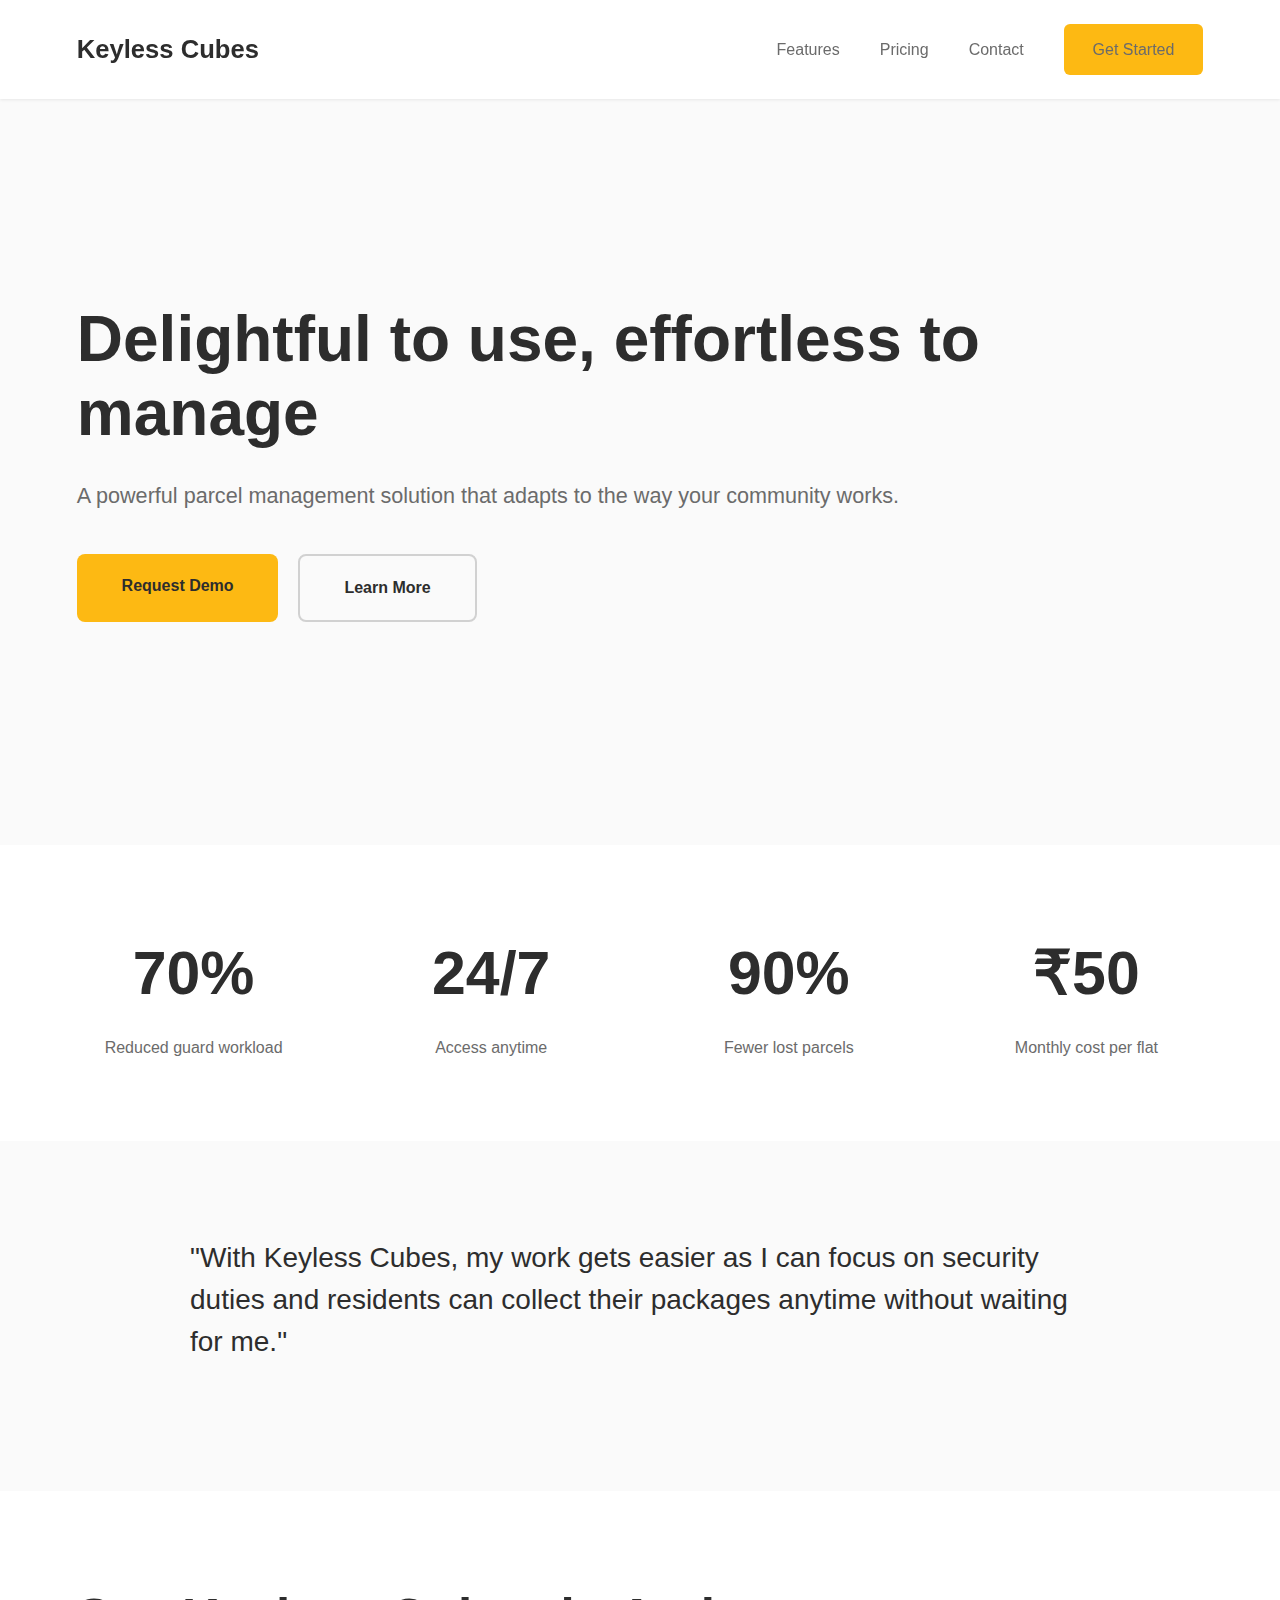
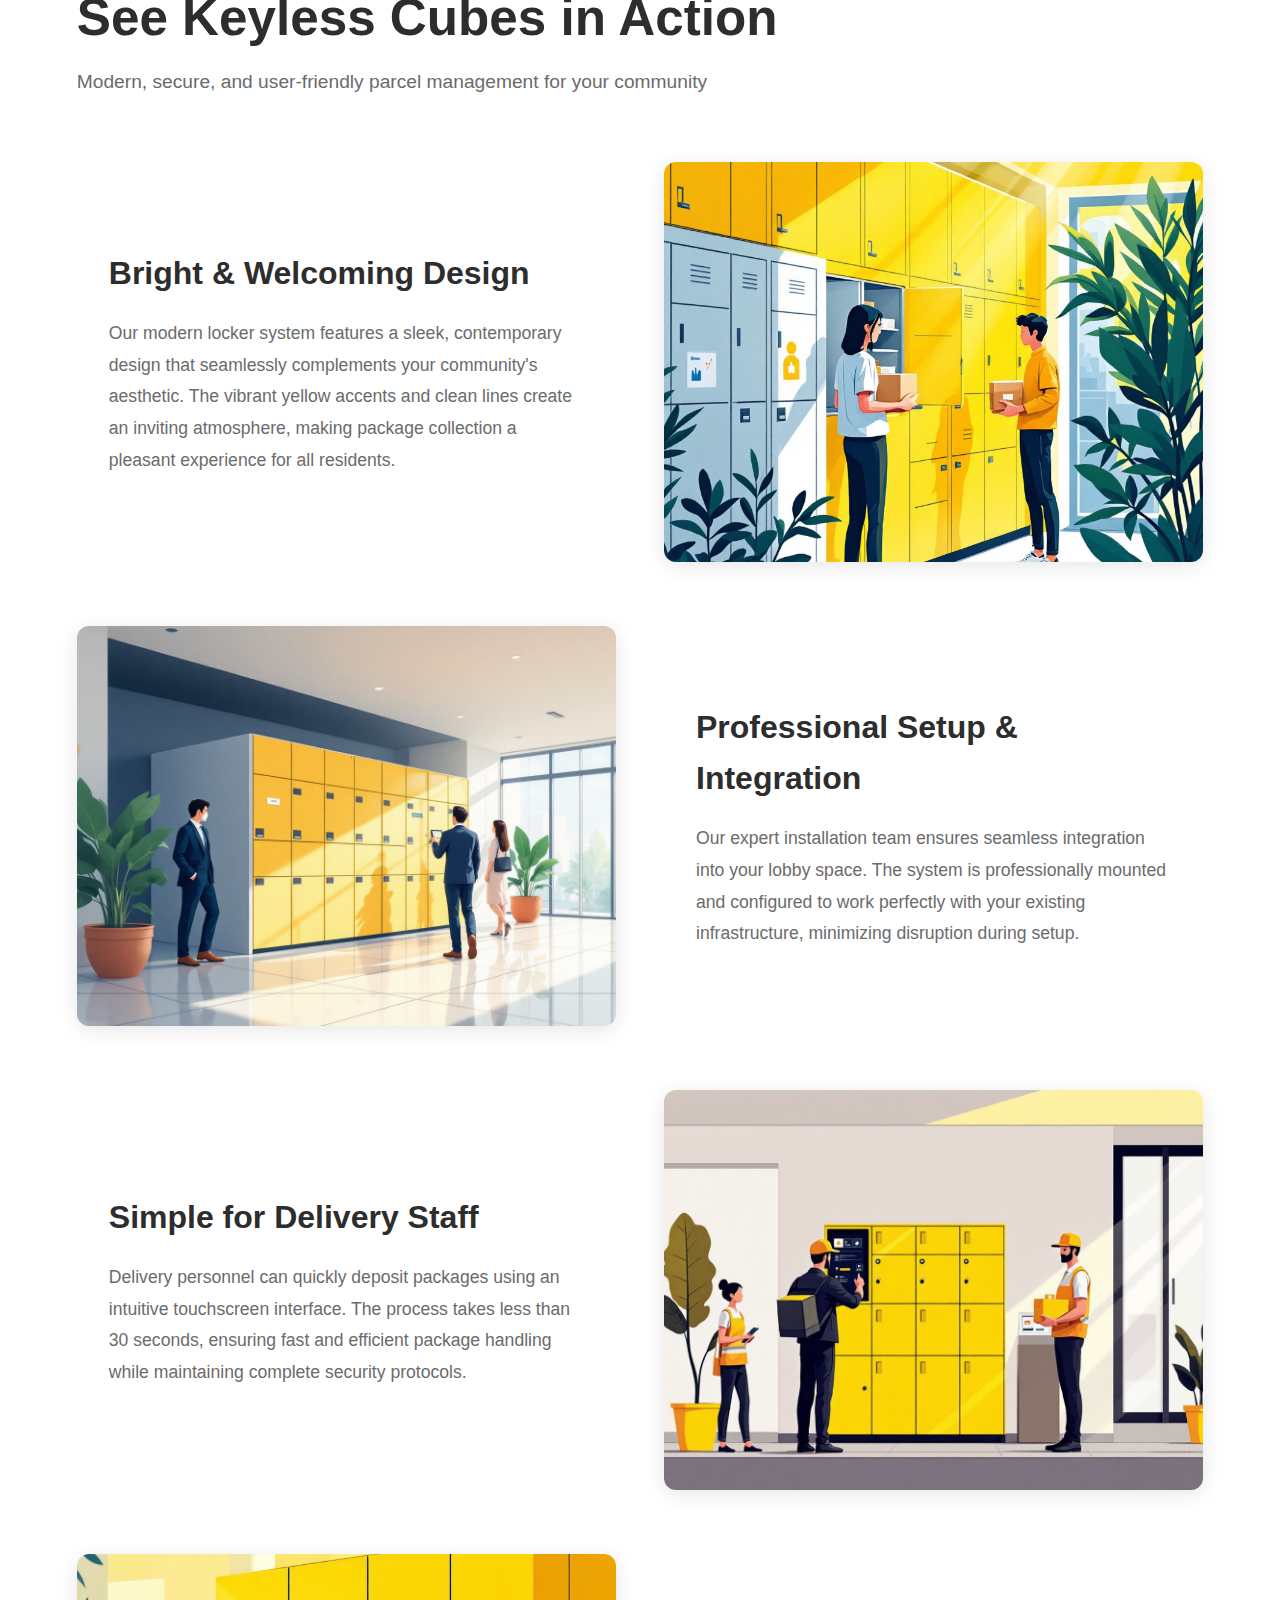
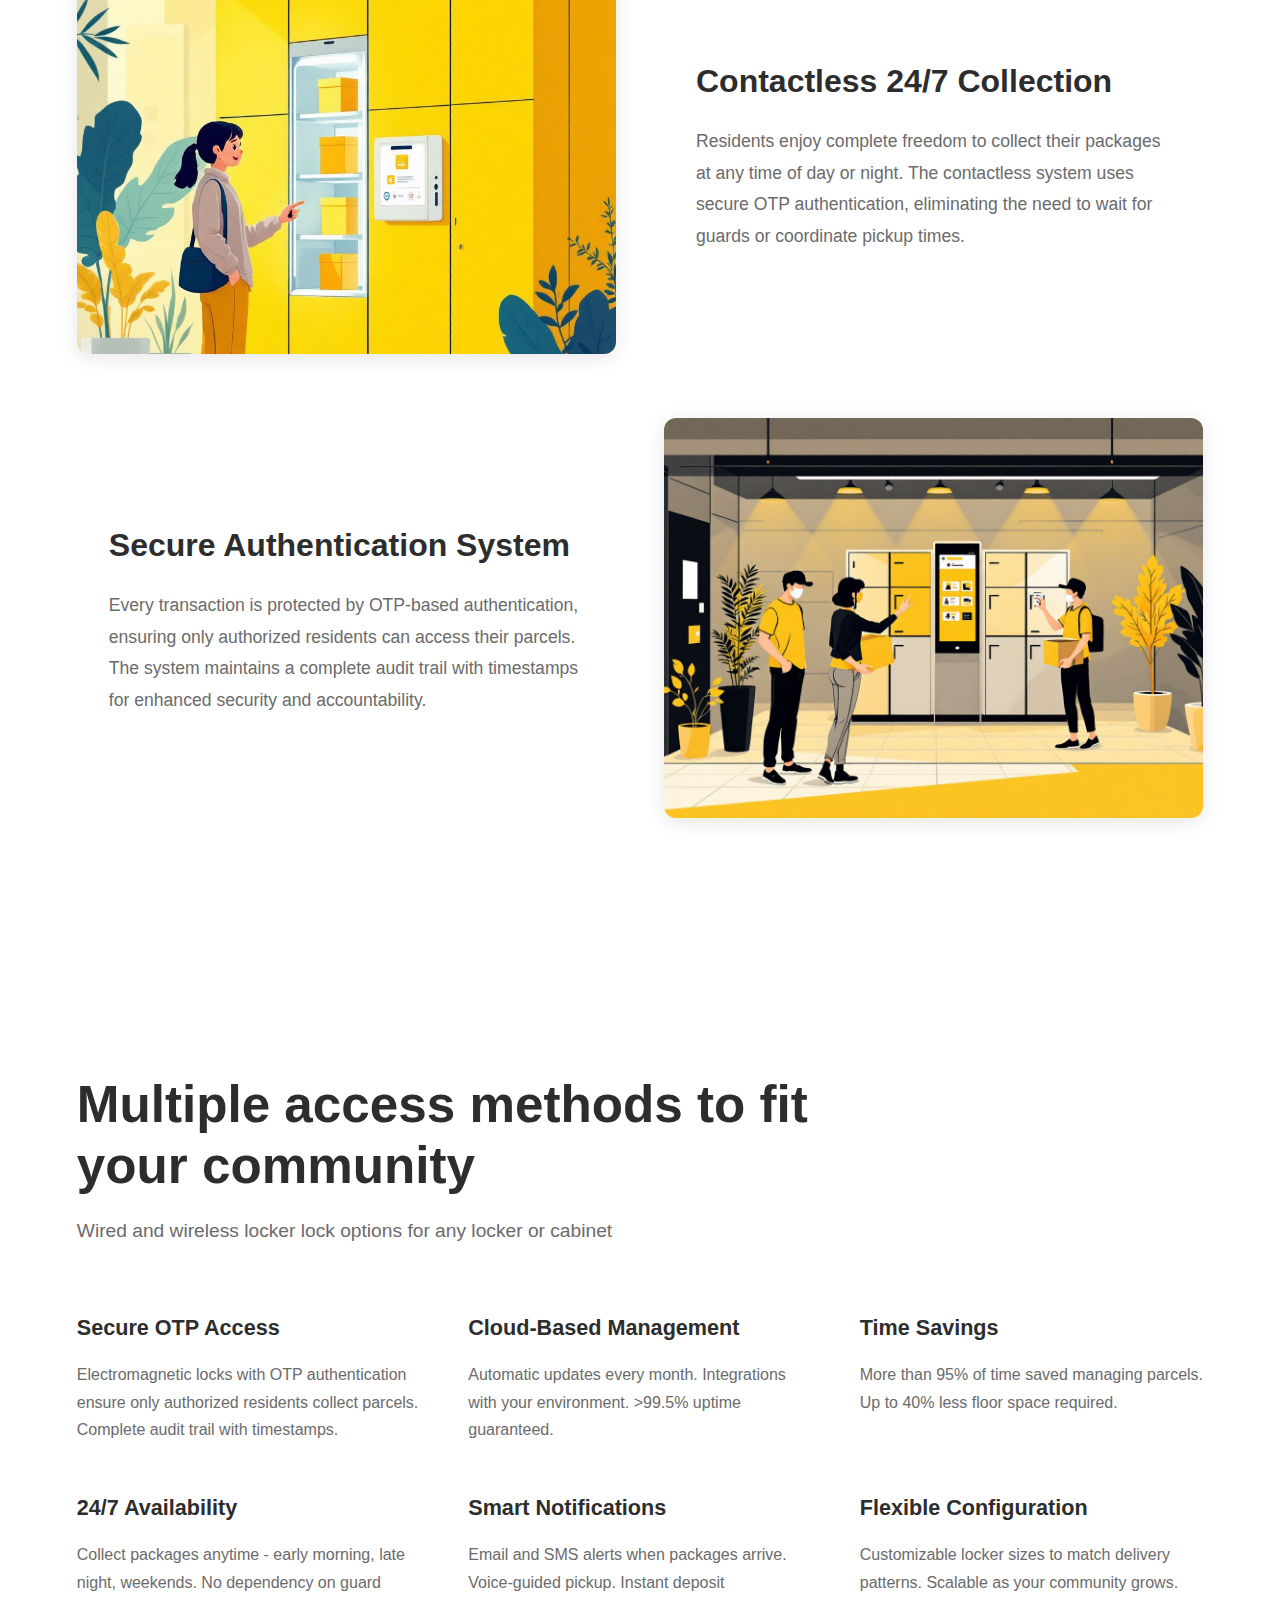
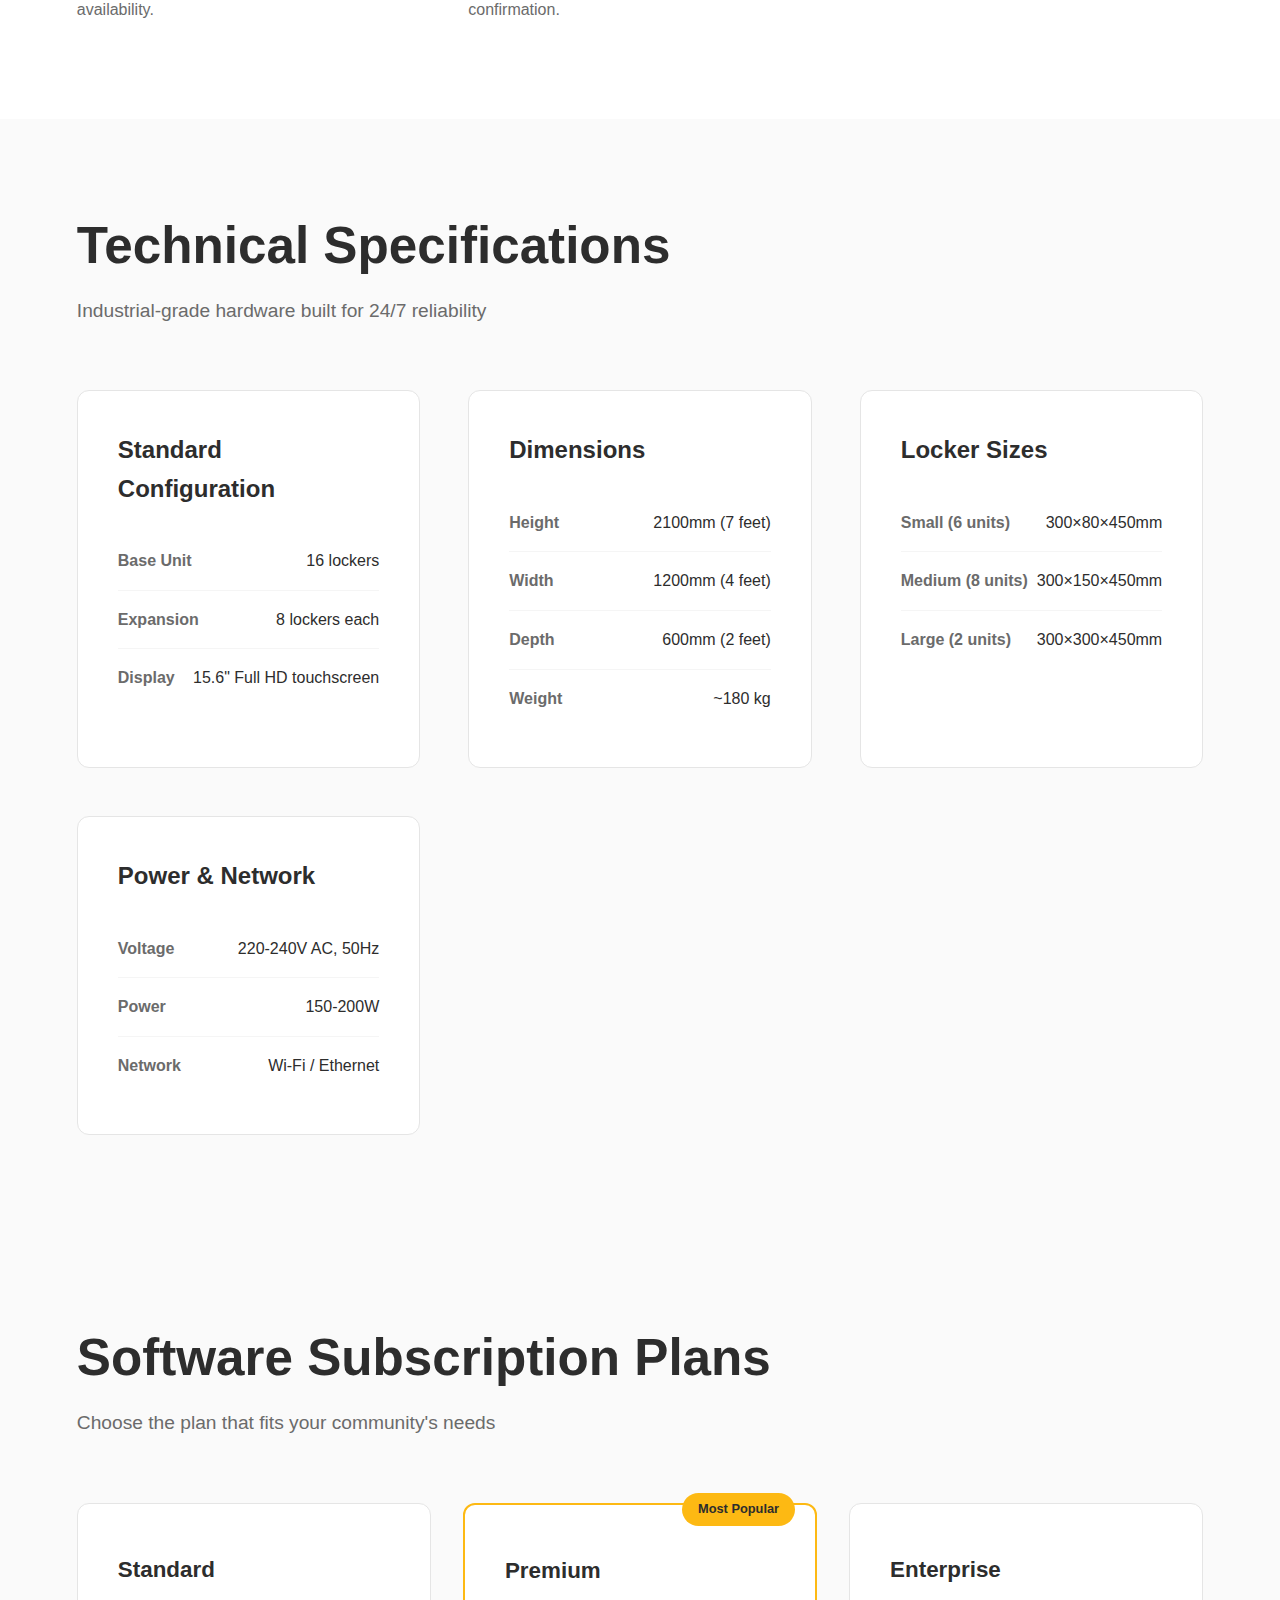
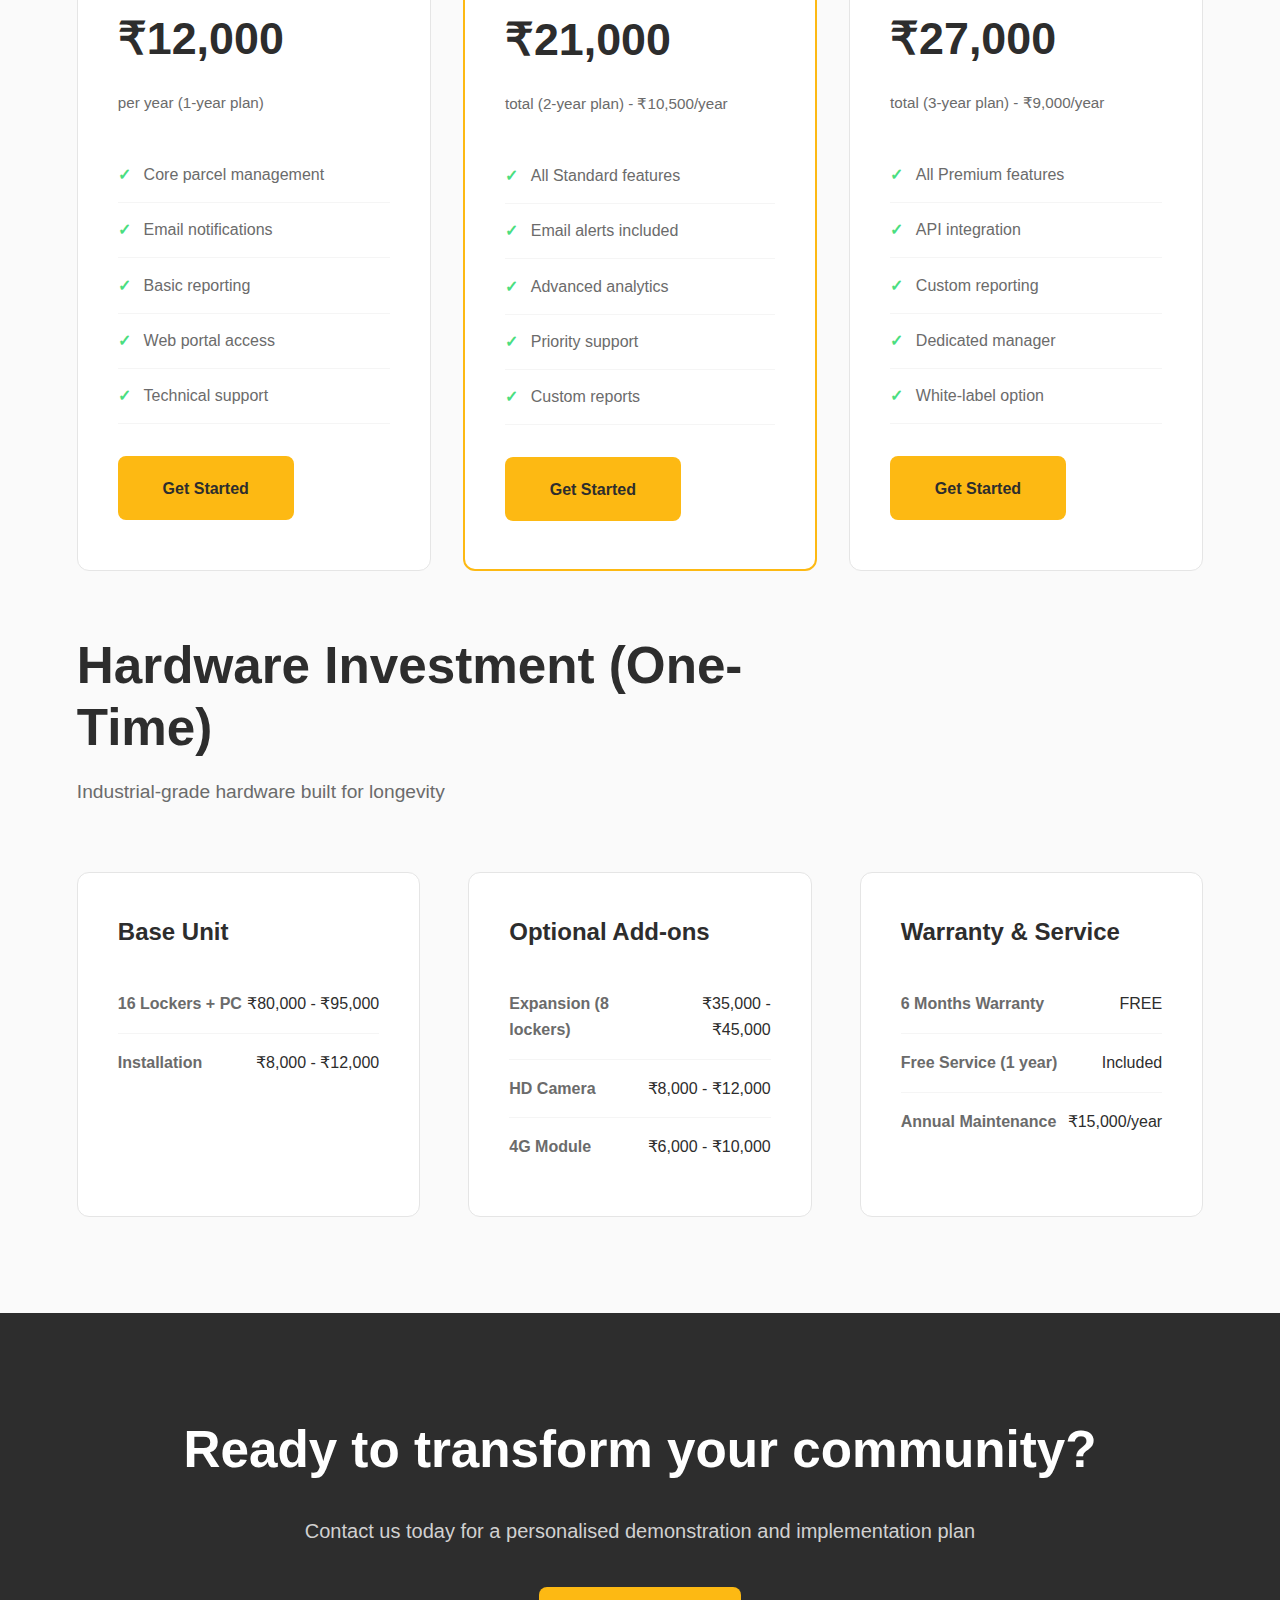
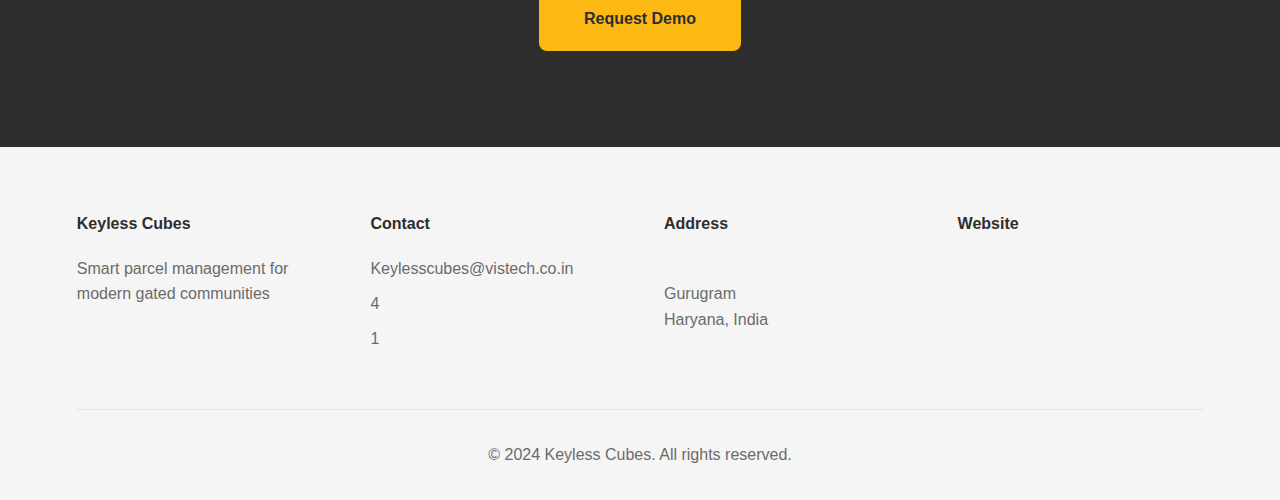
<file: keyless/index.html>
<!DOCTYPE html>
<html lang="en">
<head>
    <meta charset="UTF-8">
    <meta name="viewport" content="width=device-width, initial-scale=1.0">
    <title>Keyless Cubes - Smart Parcel Management</title>
    <style>
        * {
            margin: 0;
            padding: 0;
            box-sizing: border-box;
        }

        body {
            font-family: -apple-system, BlinkMacSystemFont, 'Segoe UI', 'Helvetica Neue', Arial, sans-serif;
            color: #2d2d2d;
            line-height: 1.6;
            overflow-x: hidden;
            background: #fff;
        }

        nav {
            position: fixed;
            top: 0;
            width: 100%;
            background: #fff;
            padding: 1.5rem 6%;
            display: flex;
            justify-content: space-between;
            align-items: center;
            box-shadow: 0 1px 3px rgba(0,0,0,0.08);
            z-index: 1000;
        }

        .logo {
            font-size: 1.6rem;
            font-weight: 700;
            color: #2d2d2d;
        }

        .nav-links {
            display: flex;
            gap: 2.5rem;
            align-items: center;
        }

        .nav-links a {
            color: #6b6b6b;
            text-decoration: none;
            font-weight: 500;
            transition: color 0.3s;
        }

        .nav-links a:hover {
            color: #2d2d2d;
        }

        .nav-cta {
            background: #FDB913;
            color: #2d2d2d;
            padding: 0.8rem 1.8rem;
            border-radius: 6px;
            font-weight: 600;
            transition: all 0.3s;
        }

        .nav-cta:hover {
            background: #FCA311;
            transform: translateY(-2px);
        }

        .hero {
            margin-top: 80px;
            min-height: 85vh;
            display: flex;
            align-items: center;
            padding: 5rem 6%;
            background: #fafafa;
        }

        .hero-content h1 {
            font-size: clamp(2.8rem, 5vw, 4.5rem);
            font-weight: 700;
            line-height: 1.15;
            margin-bottom: 1.8rem;
        }

        .hero-content p {
            font-size: 1.35rem;
            color: #6b6b6b;
            margin-bottom: 2.5rem;
        }

        .hero-cta {
            display: flex;
            gap: 1.2rem;
            flex-wrap: wrap;
        }

        .btn-primary {
            background: #FDB913;
            color: #2d2d2d;
            padding: 1.2rem 2.8rem;
            border-radius: 8px;
            text-decoration: none;
            font-weight: 600;
            transition: all 0.3s;
            display: inline-block;
        }

        .btn-primary:hover {
            background: #FCA311;
            transform: translateY(-3px);
            box-shadow: 0 8px 20px rgba(253, 185, 19, 0.3);
        }

        .btn-secondary {
            background: transparent;
            color: #2d2d2d;
            padding: 1.2rem 2.8rem;
            border-radius: 8px;
            text-decoration: none;
            font-weight: 600;
            border: 2px solid #d1d1d1;
            transition: all 0.3s;
        }

        .btn-secondary:hover {
            border-color: #2d2d2d;
            background: #f5f5f5;
        }

        .stats {
            padding: 5rem 6%;
            background: #fff;
        }

        .stats-grid {
            display: grid;
            grid-template-columns: repeat(auto-fit, minmax(200px, 1fr));
            gap: 4rem;
            max-width: 1200px;
            margin: 0 auto;
        }

        .stat-item {
            text-align: center;
        }

        .stat-number {
            font-size: 3.8rem;
            font-weight: 700;
            color: #2d2d2d;
            margin-bottom: 0.8rem;
        }

        .stat-label {
            font-size: 1rem;
            color: #6b6b6b;
        }

        .testimonial-section {
            padding: 6rem 6%;
            background: #fafafa;
        }

        .testimonial {
            max-width: 900px;
            margin: 0 auto;
        }

        .testimonial-quote {
            font-size: 1.75rem;
            color: #2d2d2d;
            margin-bottom: 2rem;
            line-height: 1.5;
        }

        .testimonial-author {
            color: #6b6b6b;
        }

        .gallery-section, .features-section, .specs-section, .pricing-section, .investment-section {
            padding: 6rem 6%;
        }

        .section-header {
            max-width: 800px;
            margin-bottom: 4rem;
        }

        .section-header h2 {
            font-size: clamp(2.2rem, 4vw, 3.2rem);
            font-weight: 700;
            margin-bottom: 1.2rem;
            line-height: 1.2;
        }

        .section-header p {
            font-size: 1.2rem;
            color: #6b6b6b;
        }

        /* New Gallery Layout Styles */
        .gallery-container {
            max-width: 1400px;
            margin: 0 auto;
        }

        .gallery-row {
            display: grid;
            grid-template-columns: 1fr 1fr;
            gap: 3rem;
            margin-bottom: 4rem;
            align-items: center;
        }

        .gallery-text {
            padding: 2rem;
        }

        .gallery-text h3 {
            font-size: 2rem;
            font-weight: 700;
            margin-bottom: 1.2rem;
            color: #2d2d2d;
        }

        .gallery-text p {
            font-size: 1.1rem;
            color: #6b6b6b;
            line-height: 1.8;
        }

        .gallery-image {
            border-radius: 12px;
            overflow: hidden;
            box-shadow: 0 4px 20px rgba(0, 0, 0, 0.1);
            transition: all 0.4s;
        }

        .gallery-image:hover {
            transform: translateY(-10px);
            box-shadow: 0 12px 35px rgba(0, 0, 0, 0.15);
        }

        .gallery-image img {
            width: 100%;
            height: 400px;
            object-fit: cover;
            display: block;
        }

        @media (max-width: 968px) {
            .gallery-row {
                grid-template-columns: 1fr;
                gap: 2rem;
            }

            .gallery-text {
                order: 1;
            }

            .gallery-image {
                order: 2;
            }
        }

        .features-section {
            background: #fff;
        }

        .features-grid {
            display: grid;
            grid-template-columns: repeat(auto-fit, minmax(300px, 1fr));
            gap: 3rem;
            max-width: 1300px;
        }

        .feature-card {
            transition: transform 0.3s;
        }

        .feature-card:hover {
            transform: translateY(-5px);
        }

        .feature-card h3 {
            font-size: 1.35rem;
            font-weight: 600;
            margin-bottom: 1rem;
        }

        .feature-card p {
            color: #6b6b6b;
            line-height: 1.7;
        }

        .specs-section {
            background: #fafafa;
        }

        .specs-grid {
            display: grid;
            grid-template-columns: repeat(auto-fit, minmax(280px, 1fr));
            gap: 3rem;
            max-width: 1200px;
            margin: 0 auto;
        }

        .spec-card {
            background: #fff;
            padding: 2.5rem;
            border-radius: 12px;
            border: 1px solid #e5e5e5;
            transition: all 0.3s;
        }

        .spec-card:hover {
            transform: translateY(-5px);
            box-shadow: 0 8px 24px rgba(0, 0, 0, 0.1);
        }

        .spec-card h3 {
            font-size: 1.5rem;
            font-weight: 700;
            margin-bottom: 1.5rem;
        }

        .spec-detail {
            display: flex;
            justify-content: space-between;
            padding: 1rem 0;
            border-bottom: 1px solid #f5f5f5;
        }

        .spec-detail:last-child {
            border-bottom: none;
        }

        .spec-label {
            font-weight: 600;
            color: #6b6b6b;
        }

        .spec-value {
            color: #2d2d2d;
            text-align: right;
        }

        .pricing-section {
            background: #fafafa;
        }

        .pricing-grid {
            display: grid;
            grid-template-columns: repeat(auto-fit, minmax(300px, 1fr));
            gap: 2rem;
            max-width: 1200px;
            margin: 3rem auto;
        }

        .pricing-card {
            background: #fff;
            border-radius: 12px;
            padding: 3rem 2.5rem;
            border: 1px solid #e5e5e5;
            transition: all 0.3s;
            position: relative;
        }

        .pricing-card:hover {
            transform: translateY(-8px);
            box-shadow: 0 12px 40px rgba(0, 0, 0, 0.08);
        }

        .pricing-card.featured {
            border: 2px solid #FDB913;
        }

        .pricing-badge {
            position: absolute;
            top: -12px;
            right: 20px;
            background: #FDB913;
            color: #2d2d2d;
            padding: 0.4rem 1rem;
            border-radius: 20px;
            font-size: 0.8rem;
            font-weight: 700;
        }

        .pricing-card h3 {
            font-size: 1.4rem;
            font-weight: 700;
            margin-bottom: 1rem;
        }

        .pricing-price {
            font-size: 2.8rem;
            font-weight: 700;
            margin: 1rem 0;
        }

        .pricing-period {
            color: #6b6b6b;
            margin-bottom: 2rem;
            font-size: 0.95rem;
        }

        .pricing-features {
            list-style: none;
            margin-bottom: 2rem;
        }

        .pricing-features li {
            padding: 0.9rem 0;
            color: #6b6b6b;
            border-bottom: 1px solid #f5f5f5;
        }

        .pricing-features li::before {
            content: "✓";
            color: #4ade80;
            font-weight: bold;
            margin-right: 0.8rem;
        }

        .cta-section {
            padding: 6rem 6%;
            background: #2d2d2d;
            text-align: center;
            color: #fff;
        }

        .cta-section h2 {
            font-size: clamp(2.2rem, 4vw, 3.5rem);
            font-weight: 700;
            margin-bottom: 1.5rem;
        }

        .cta-section p {
            font-size: 1.25rem;
            margin-bottom: 2.5rem;
            color: #d1d1d1;
        }

        footer {
            background: #f5f5f5;
            padding: 4rem 6% 2rem;
        }

        .footer-grid {
            display: grid;
            grid-template-columns: repeat(auto-fit, minmax(200px, 1fr));
            gap: 3rem;
            margin-bottom: 3rem;
        }

        .footer-col h4 {
            font-weight: 700;
            margin-bottom: 1.2rem;
        }

        .footer-col p, .footer-col a {
            color: #6b6b6b;
            text-decoration: none;
            display: block;
            margin-bottom: 0.6rem;
        }

        .footer-col a:hover {
            color: #2d2d2d;
        }

        .footer-bottom {
            text-align: center;
            padding-top: 2rem;
            border-top: 1px solid #e5e5e5;
            color: #6b6b6b;
        }

        @media (max-width: 768px) {
            .nav-links {
                display: none;
            }
        }
    </style>
</head>
<body>
    <nav>
        <div class="logo">Keyless Cubes</div>
        <div class="nav-links">
            <a href="#features">Features</a>
            <a href="#pricing">Pricing</a>
            <a href="#contact">Contact</a>
            <a href="inquiry.html" class="nav-cta">Get Started</a>
        </div>
    </nav>

    <section class="hero">
        <div class="hero-content">
            <h1>Delightful to use, effortless to manage</h1>
            <p>A powerful parcel management solution that adapts to the way your community works.</p>
            <div class="hero-cta">
                <a href="inquiry.html" class="btn-primary">Request Demo</a>
                <a href="#features" class="btn-secondary">Learn More</a>
            </div>
        </div>
    </section>

    <section class="stats">
        <div class="stats-grid">
            <div class="stat-item">
                <div class="stat-number">70%</div>
                <div class="stat-label">Reduced guard workload</div>
            </div>
            <div class="stat-item">
                <div class="stat-number">24/7</div>
                <div class="stat-label">Access anytime</div>
            </div>
            <div class="stat-item">
                <div class="stat-number">90%</div>
                <div class="stat-label">Fewer lost parcels</div>
            </div>
            <div class="stat-item">
                <div class="stat-number">₹50</div>
                <div class="stat-label">Monthly cost per flat</div>
            </div>
        </div>
    </section>

    <section class="testimonial-section">
        <div class="testimonial">
            <p class="testimonial-quote">"With Keyless Cubes, my work gets easier as I can focus on security duties and residents can collect their packages anytime without waiting for me."</p>
        </div>
    </section>

        <section class="gallery-section">
        <div class="section-header">
            <h2>See Keyless Cubes in Action</h2>
            <p>Modern, secure, and user-friendly parcel management for your community</p>
        </div>
        <div class="gallery-container">
            <!-- First Row: Text + Image 1 -->
            <div class="gallery-row">
                <div class="gallery-text">
                    <h3>Bright & Welcoming Design</h3>
                    <p>Our modern locker system features a sleek, contemporary design that seamlessly complements your community's aesthetic. The vibrant yellow accents and clean lines create an inviting atmosphere, making package collection a pleasant experience for all residents.</p>
                </div>
                <div class="gallery-image">
                    <img src="assets/images/image1.png" alt="Keyless Cubes Locker">
                </div>
            </div>

            <!-- Second Row: Image 2 + Text -->
            <div class="gallery-row">
                <div class="gallery-image">
                    <img src="assets/images/image2.png" alt="Professional Installation">
                </div>
                <div class="gallery-text">
                    <h3>Professional Setup & Integration</h3>
                    <p>Our expert installation team ensures seamless integration into your lobby space. The system is professionally mounted and configured to work perfectly with your existing infrastructure, minimizing disruption during setup.</p>
                </div>
            </div>

            <!-- Third Row: Text + Image 3 -->
            <div class="gallery-row">
                <div class="gallery-text">
                    <h3>Simple for Delivery Staff</h3>
                    <p>Delivery personnel can quickly deposit packages using an intuitive touchscreen interface. The process takes less than 30 seconds, ensuring fast and efficient package handling while maintaining complete security protocols.</p>
                </div>
                <div class="gallery-image">
                    <img src="assets/images/image3.png" alt="Easy Deposit">
                </div>
            </div>

            <!-- Fourth Row: Image 4 + Text -->
            <div class="gallery-row">
                <div class="gallery-image">
                    <img src="assets/images/image4.png" alt="Contactless Collection">
                </div>
                <div class="gallery-text">
                    <h3>Contactless 24/7 Collection</h3>
                    <p>Residents enjoy complete freedom to collect their packages at any time of day or night. The contactless system uses secure OTP authentication, eliminating the need to wait for guards or coordinate pickup times.</p>
                </div>
            </div>

            <!-- Fifth Row: Text + Image 5 -->
            <div class="gallery-row">
                <div class="gallery-text">
                    <h3>Secure Authentication System</h3>
                    <p>Every transaction is protected by OTP-based authentication, ensuring only authorized residents can access their parcels. The system maintains a complete audit trail with timestamps for enhanced security and accountability.</p>
                </div>
                <div class="gallery-image">
                    <img src="assets/images/image5.png" alt="Secure Authentication">
                </div>
            </div>
        </div>
    </section>

    <section class="features-section" id="features">
        <div class="section-header">
            <h2>Multiple access methods to fit your community</h2>
            <p>Wired and wireless locker lock options for any locker or cabinet</p>
        </div>
        <div class="features-grid">
            <div class="feature-card">
                <h3>Secure OTP Access</h3>
                <p>Electromagnetic locks with OTP authentication ensure only authorized residents collect parcels. Complete audit trail with timestamps.</p>
            </div>
            <div class="feature-card">
                <h3>Cloud-Based Management</h3>
                <p>Automatic updates every month. Integrations with your environment. >99.5% uptime guaranteed.</p>
            </div>
            <div class="feature-card">
                <h3>Time Savings</h3>
                <p>More than 95% of time saved managing parcels. Up to 40% less floor space required.</p>
            </div>
            <div class="feature-card">
                <h3>24/7 Availability</h3>
                <p>Collect packages anytime - early morning, late night, weekends. No dependency on guard availability.</p>
            </div>
            <div class="feature-card">
                <h3>Smart Notifications</h3>
                <p>Email and SMS alerts when packages arrive. Voice-guided pickup. Instant deposit confirmation.</p>
            </div>
            <div class="feature-card">
                <h3>Flexible Configuration</h3>
                <p>Customizable locker sizes to match delivery patterns. Scalable as your community grows.</p>
            </div>
        </div>
    </section>

    <section class="specs-section">
        <div class="section-header">
            <h2>Technical Specifications</h2>
            <p>Industrial-grade hardware built for 24/7 reliability</p>
        </div>
        <div class="specs-grid">
            <div class="spec-card">
                <h3>Standard Configuration</h3>
                <div class="spec-detail">
                    <span class="spec-label">Base Unit</span>
                    <span class="spec-value">16 lockers</span>
                </div>
                <div class="spec-detail">
                    <span class="spec-label">Expansion</span>
                    <span class="spec-value">8 lockers each</span>
                </div>
                <div class="spec-detail">
                    <span class="spec-label">Display</span>
                    <span class="spec-value">15.6" Full HD touchscreen</span>
                </div>
            </div>
            
            <div class="spec-card">
                <h3>Dimensions</h3>
                <div class="spec-detail">
                    <span class="spec-label">Height</span>
                    <span class="spec-value">2100mm (7 feet)</span>
                </div>
                <div class="spec-detail">
                    <span class="spec-label">Width</span>
                    <span class="spec-value">1200mm (4 feet)</span>
                </div>
                <div class="spec-detail">
                    <span class="spec-label">Depth</span>
                    <span class="spec-value">600mm (2 feet)</span>
                </div>
                <div class="spec-detail">
                    <span class="spec-label">Weight</span>
                    <span class="spec-value">~180 kg</span>
                </div>
            </div>

            <div class="spec-card">
                <h3>Locker Sizes</h3>
                <div class="spec-detail">
                    <span class="spec-label">Small (6 units)</span>
                    <span class="spec-value">300×80×450mm</span>
                </div>
                <div class="spec-detail">
                    <span class="spec-label">Medium (8 units)</span>
                    <span class="spec-value">300×150×450mm</span>
                </div>
                <div class="spec-detail">
                    <span class="spec-label">Large (2 units)</span>
                    <span class="spec-value">300×300×450mm</span>
                </div>
            </div>

            <div class="spec-card">
                <h3>Power & Network</h3>
                <div class="spec-detail">
                    <span class="spec-label">Voltage</span>
                    <span class="spec-value">220-240V AC, 50Hz</span>
                </div>
                <div class="spec-detail">
                    <span class="spec-label">Power</span>
                    <span class="spec-value">150-200W</span>
                </div>
                <div class="spec-detail">
                    <span class="spec-label">Network</span>
                    <span class="spec-value">Wi-Fi / Ethernet</span>
                </div>
            </div>
        </div>
    </section>

    <section class="pricing-section" id="pricing">
        <div class="section-header">
            <h2>Software Subscription Plans</h2>
            <p>Choose the plan that fits your community's needs</p>
        </div>
        <div class="pricing-grid">
            <div class="pricing-card">
                <h3>Standard</h3>
                <div class="pricing-price">₹12,000</div>
                <div class="pricing-period">per year (1-year plan)</div>
                <ul class="pricing-features">
                    <li>Core parcel management</li>
                    <li>Email notifications</li>
                    <li>Basic reporting</li>
                    <li>Web portal access</li>
                    <li>Technical support</li>
                </ul>
                <a href="inquiry.html" class="btn-primary">Get Started</a>
            </div>
            <div class="pricing-card featured">
                <div class="pricing-badge">Most Popular</div>
                <h3>Premium</h3>
                <div class="pricing-price">₹21,000</div>
                <div class="pricing-period">total (2-year plan) - ₹10,500/year</div>
                <ul class="pricing-features">
                    <li>All Standard features</li>
                    <li>Email alerts included</li>
                    <li>Advanced analytics</li>
                    <li>Priority support</li>
                    <li>Custom reports</li>
                </ul>
                <a href="inquiry.html" class="btn-primary">Get Started</a>
            </div>
            <div class="pricing-card">
                <h3>Enterprise</h3>
                <div class="pricing-price">₹27,000</div>
                <div class="pricing-period">total (3-year plan) - ₹9,000/year</div>
                <ul class="pricing-features">
                    <li>All Premium features</li>
                    <li>API integration</li>
                    <li>Custom reporting</li>
                    <li>Dedicated manager</li>
                    <li>White-label option</li>
                </ul>
                <a href="inquiry.html" class="btn-primary">Get Started</a>
            </div>
        </div>
        
        <div class="section-header" style="margin-top: 4rem;">
            <h2>Hardware Investment (One-Time)</h2>
            <p>Industrial-grade hardware built for longevity</p>
        </div>
        <div class="specs-grid">
            <div class="spec-card">
                <h3>Base Unit</h3>
                <div class="spec-detail">
                    <span class="spec-label">16 Lockers + PC</span>
                    <span class="spec-value">₹80,000 - ₹95,000</span>
                </div>
                <div class="spec-detail">
                    <span class="spec-label">Installation</span>
                    <span class="spec-value">₹8,000 - ₹12,000</span>
                </div>
            </div>
            
            <div class="spec-card">
                <h3>Optional Add-ons</h3>
                <div class="spec-detail">
                    <span class="spec-label">Expansion (8 lockers)</span>
                    <span class="spec-value">₹35,000 - ₹45,000</span>
                </div>
                <div class="spec-detail">
                    <span class="spec-label">HD Camera</span>
                    <span class="spec-value">₹8,000 - ₹12,000</span>
                </div>
                <div class="spec-detail">
                    <span class="spec-label">4G Module</span>
                    <span class="spec-value">₹6,000 - ₹10,000</span>
                </div>
            </div>

            <div class="spec-card">
                <h3>Warranty & Service</h3>
                <div class="spec-detail">
                    <span class="spec-label">6 Months Warranty</span>
                    <span class="spec-value">FREE</span>
                </div>
                <div class="spec-detail">
                    <span class="spec-label">Free Service (1 year)</span>
                    <span class="spec-value">Included</span>
                </div>
                <div class="spec-detail">
                    <span class="spec-label">Annual Maintenance</span>
                    <span class="spec-value">₹15,000/year</span>
                </div>
            </div>
        </div>
    </section>

    <section class="cta-section">
        <h2>Ready to transform your community?</h2>
        <p>Contact us today for a personalised demonstration and implementation plan</p>
        <a href="inquiry.html" class="btn-primary">Request Demo</a>
    </section>

    <footer id="contact">
        <div class="footer-grid">
            <div class="footer-col">
                <h4>Keyless Cubes</h4>
                <p>Smart parcel management for modern gated communities</p>
            </div>
            <div class="footer-col">
                <h4>Contact</h4>
                <a href="mailto:Keylesscubes@vistech.co.in">Keylesscubes@vistech.co.in</a>
                <a href="tel:+4">4</a>
                <a href="tel:+1">1</a>
            </div>
            <div class="footer-col">
                <h4>Address</h4>
                <p><br>Gurugram<br>Haryana, India</p>
            </div>
            <div class="footer-col">
                <h4>Website</h4>
                <a href="website" target="_blank"></a>
            </div>
        </div>
        <div class="footer-bottom">
            <p>&copy; 2024 Keyless Cubes. All rights reserved.</p>
        </div>
    </footer>

    <script>
        // Smooth scrolling
        document.querySelectorAll('a[href^="#"]').forEach(anchor => {
            anchor.addEventListener('click', function (e) {
                e.preventDefault();
                const target = document.querySelector(this.getAttribute('href'));
                if (target) {
                    target.scrollIntoView({
                        behavior: 'smooth',
                        block: 'start'
                    });
                }
            });
        });
    </script>
</body>
</html>
</file>
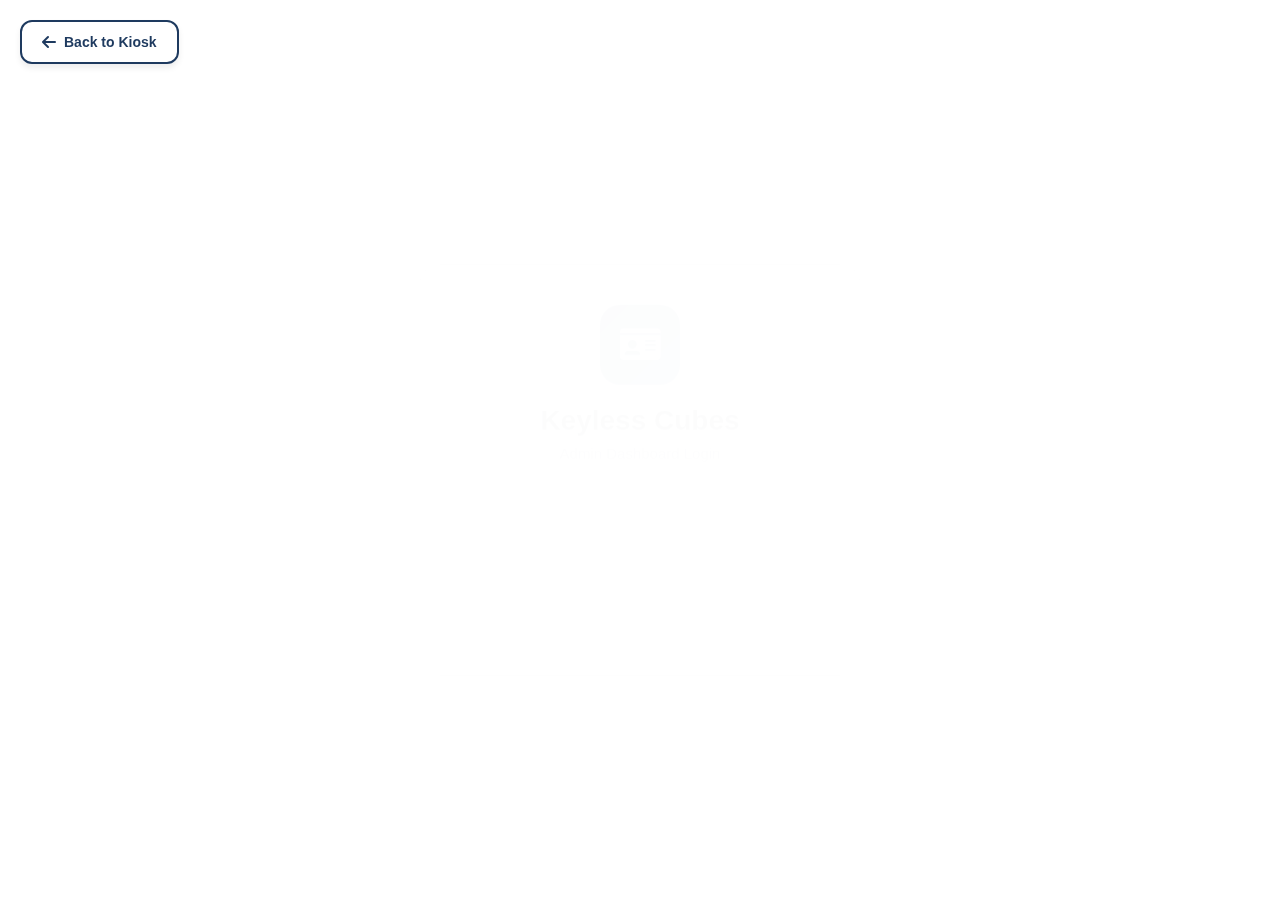
<file: keyless/admin.html>
<!DOCTYPE html>
<html lang="en">
<head>
  <meta charset="utf-8" />
  <meta name="viewport" content="width=device-width,initial-scale=1" />
  <title>Keyless Cubes Admin Dashboard</title>
  <link href="https://fonts.googleapis.com/css2?family=Inter:wght@300;400;600;700&family=Poppins:wght@600;700&display=swap" rel="stylesheet">
  <link rel="stylesheet" href="https://cdnjs.cloudflare.com/ajax/libs/font-awesome/6.0.0/css/all.min.css">

  <style>
    :root{
      --navy: #1e3a5f;
      --bg-light: #f5f7fa;
      --white: #ffffff;
      --accent: #1e3a5f;
      --muted: #6b7280;
      --card-shadow: 0 2px 8px rgba(0,0,0,0.08);
      --radius: 16px;
      --yellow: #fbbf24;
      --green: #10b981;
      --red: #ef4444;
    }

    * { box-sizing: border-box; margin:0; padding:0; -webkit-font-smoothing:antialiased; -moz-osx-font-smoothing:grayscale; }
    html,body{ height:100%; background: var(--bg-light); font-family: "Inter", system-ui, -apple-system, "Segoe UI", Roboto, Arial; color:#1f2937; }

    .app {
      display: grid;
      grid-template-columns: 260px 1fr;
      gap: 24px;
      height: 100vh;
      padding: 22px;
    }

    .sidebar {
      background: var(--navy);
      border-radius: 0;
      padding: 24px 20px;
      box-shadow: none;
      border: none;
      display:flex;
      flex-direction:column;
      gap:18px;
      min-height:0;
    }

    .brand {
      display:flex; align-items:center; gap:12px;
    }
    .brand .logo {
      width:64px; height:64px; border-radius:16px; display:flex; align-items:center; justify-content:center;
      font-family:"Poppins"; color:var(--navy); font-weight:700; font-size:1.5rem;
      background: white;
      box-shadow: none;
    }
    .brand .title { font-family:"Poppins"; font-size:1.2rem; color:white; font-weight:700; }
    .brand .sub { font-size:0.9rem; color:rgba(255,255,255,0.7); margin-top:2px; }

    .nav {
      margin-top:6px;
      display:flex; flex-direction:column; gap:8px;
    }

    .nav-item {
      display:flex; align-items:center; gap:12px; padding:14px 12px; border-radius:12px;
      cursor:pointer; color:rgba(255,255,255,0.7); font-weight:500; transition: all 200ms;
      border:none;
    }
    .nav-item i { width:28px; text-align:center; font-size:1.05rem; color:rgba(255,255,255,0.7); }
    .nav-item span { font-size:0.95rem; }

    .nav-item:hover { background: rgba(255,255,255,0.1); color: white; transform: none; }
    .nav-item:hover i { color: white; }
    .nav-item.active { background: rgba(255,255,255,0.15); color: white; box-shadow: none; border:none; transform:none; }
    .nav-item.active i { color: white; }

    .spacer { flex:1; }

    .sidebar-footer { font-size:0.85rem; color:rgba(255,255,255,0.5); text-align:center; padding:8px; }

    .main {
      display:flex; flex-direction:column; gap:18px; min-height:0;
    }

    .topbar {
      display:flex; align-items:center; justify-content:space-between; gap:12px;
      padding:20px 24px;
      border-radius: 0;
      background: white;
      box-shadow: 0 1px 3px rgba(0,0,0,0.05);
      border:none;
    }
    .topbar .title { font-family:"Poppins"; font-weight:700; font-size:1.5rem; color:var(--navy); }
    .topbar .right { display:flex; align-items:center; gap:12px; color:var(--muted); font-weight:500; }

    .search {
      background: rgba(17,24,39,0.03); padding:8px 12px; border-radius:999px; display:flex; align-items:center; gap:8px; color:var(--muted);
    }
    .search input{ border:0; outline:0; background:transparent; font-size:0.95rem; width:220px; color:#0f172a; }

    .avatar {
      width:40px; height:40px; border-radius:999px; display:inline-flex; align-items:center; justify-content:center; background: linear-gradient(135deg,#fff,#f3f4ff);
      border:1px solid rgba(17,24,39,0.04);
    }

    .content-grid {
      display:grid;
      grid-template-columns: repeat(4, 1fr);
      gap:18px;
      align-items:start;
    }

    .card {
      background: white;
      padding:24px;
      border-radius:16px;
      box-shadow: 0 1px 3px rgba(0,0,0,0.08);
      border:1px solid rgba(0,0,0,0.06);
    }

    .stat-title { color:var(--muted); font-weight:500; font-size:0.95rem; margin-bottom:8px; }
    .stat-value { font-family:"Poppins"; font-size:2.2rem; color:var(--navy); font-weight:700; }

    .full {
      grid-column: 1 / -1;
    }

    .tabs {
      display:flex; gap:10px; align-items:center;
      padding:6px; background: transparent; margin-bottom:20px;
    }

    .tab {
      padding:12px 18px; border-radius:12px; cursor:pointer; font-weight:600; color:var(--muted);
      background: transparent; border:none; transition: all 220ms;
    }
    .tab.active { background: var(--navy); color:white; box-shadow: 0 2px 8px rgba(30,58,95,0.2); border:none; }

    table { width:100%; border-collapse:collapse; font-size:0.95rem; }
    thead th { text-align:left; padding:12px 14px; color:var(--muted); font-weight:700; border-bottom:2px solid rgba(17,24,39,0.04); background:transparent; }
    tbody td { padding:12px 14px; border-bottom:1px solid rgba(17,24,39,0.03); color:#0f172a; vertical-align:middle; }
    tbody tr:hover { background: rgba(30,58,95,0.03); }

    .badge { display:inline-block; padding:6px 12px; border-radius:8px; font-weight:600; font-size:0.85rem; }
    .badge-success { background:#d1fae5; color:#047857; }
    .badge-warning { background:#fef3c7; color:#92400e; }
    .badge-danger { background:#fee2e2; color:#991b1b; }
    .badge-info { background:#dbeafe; color:#1e40af; }

    .btn {
      padding:12px 20px; border-radius:12px; font-weight:600; border:0; cursor:pointer; 
      transition: all 200ms; display:inline-flex; align-items:center; gap:8px;
    }
    .btn-primary { background:var(--navy); color:white; }
    .btn-primary:hover { transform: translateY(-1px); box-shadow: 0 4px 12px rgba(30,58,95,0.3); }
    .btn-secondary { background: #f3f4f6; color:#1f2937; border:1px solid #e5e7eb; }
    .btn-danger { background: #dc2626; color:white; }
    .btn-sm { padding:8px 14px; font-size:0.9rem; }

    select, input { 
      padding:12px 14px; border:1px solid #e5e7eb; border-radius:10px; 
      font-size:0.95rem; outline:0; font-family:inherit; background:white;
    }
    select:focus, input:focus { border-color:var(--navy); box-shadow: 0 0 0 3px rgba(30,58,95,0.1); }

    .form-group { margin-bottom:16px; }
    .form-group label { display:block; font-weight:600; margin-bottom:6px; color:var(--muted); font-size:0.9rem; }

    .modal { 
      display:none; position:fixed; inset:0; z-index:1000; 
      background:rgba(0,0,0,0.4); backdrop-filter:blur(4px);
      align-items:center; justify-content:center;
    }
    .modal.show { display:flex; }
    .modal-content { 
      background:white; border-radius:16px; padding:24px; max-width:500px; width:90%; 
      box-shadow: 0 20px 50px rgba(0,0,0,0.2); animation: modalSlideIn 0.3s ease;
    }
    @keyframes modalSlideIn { from { transform: translateY(-20px); opacity:0; } to { transform: translateY(0); opacity:1; } }
    .modal-header { display:flex; justify-content:space-between; align-items:center; margin-bottom:20px; }
    .modal-header h3 { font-family:"Poppins"; font-size:1.3rem; }
    .modal-close { 
      cursor:pointer; font-size:1.5rem; color:var(--muted); background:none; 
      border:0; width:32px; height:32px; display:flex; align-items:center; justify-content:center;
      border-radius:8px; transition:all 200ms;
    }
    .modal-close:hover { background:rgba(17,24,39,0.06); }

    .section { padding-top:6px; position:relative; }
    .section.hidden { display:none; }

    .empty-state { text-align:center; padding:60px 20px; color:var(--muted); }
    .empty-state i { font-size:3rem; margin-bottom:16px; opacity:0.3; display: block; }
    .empty-state p { font-size:1.05rem; }

    .loading { text-align:center; padding:40px; color:var(--muted); }
    .loading i { font-size:2rem; animation: spin 1s linear infinite; }
    @keyframes spin { to { transform: rotate(360deg); } }

    .resident-controls {
      display:flex; gap:12px; margin-bottom:16px; flex-wrap:wrap; align-items:center;
    }
    .resident-controls select { flex:1; min-width:200px; }
    .resident-controls .btn { flex-shrink:0; }

    .action-buttons { display:flex; gap:8px; }

    .locker-controls {
      display:flex; gap:12px; margin-bottom:20px; align-items:center;
    }
    .locker-controls select { min-width:200px; }

    .locker-grid-container {
      display:grid;
      gap:24px;
    }

    .locker-size-section {
      background: white;
      padding:24px;
      border-radius:16px;
      border:1px solid rgba(0,0,0,0.06);
      box-shadow: 0 1px 3px rgba(0,0,0,0.08);
    }

    .locker-size-header {
      font-family:"Poppins";
      font-weight:700;
      font-size:1.15rem;
      margin-bottom:20px;
      color:var(--navy);
      display:flex;
      align-items:center;
      gap:8px;
    }

    .locker-grid {
      display:grid;
      grid-template-columns: repeat(auto-fill, minmax(80px, 1fr));
      gap:12px;
    }

    .locker-box {
      aspect-ratio: 1;
      border-radius:16px;
      display:flex;
      flex-direction:column;
      align-items:center;
      justify-content:center;
      font-weight:700;
      font-size:0.9rem;
      cursor:pointer;
      transition: all 200ms;
      border:2px solid;
      position:relative;
      box-shadow: 0 2px 4px rgba(0,0,0,0.06);
    }

    .locker-box.available {
      background: linear-gradient(135deg, #d1fae5, #a7f3d0);
      color:#047857;
      border-color:#10b981;
    }

    .locker-box.occupied {
      background: linear-gradient(135deg, #fef3c7, #fde68a);
      color:#92400e;
      border-color:#fbbf24;
    }

    .locker-box.maintenance {
      background: linear-gradient(135deg, #fee2e2, #fecaca);
      color:#991b1b;
      border-color:#ef4444;
    }

    .locker-box:hover {
      transform: translateY(-2px);
      box-shadow: 0 4px 12px rgba(0,0,0,0.12);
    }

    .locker-number {
      font-size:1.1rem;
      margin-bottom:4px;
    }

    .locker-status-text {
      font-size:0.7rem;
      text-transform:uppercase;
      opacity:0.8;
    }

    .locker-legend {
      display:flex;
      gap:24px;
      margin-top:24px;
      padding:20px;
      background:white;
      border-radius:12px;
      flex-wrap:wrap;
      border:1px solid rgba(0,0,0,0.06);
    }

    .legend-item {
      display:flex;
      align-items:center;
      gap:8px;
      font-size:0.9rem;
    }

    .legend-box {
      width:24px;
      height:24px;
      border-radius:6px;
      border:2px solid;
    }

    @media (max-width: 1000px) {
      .app { grid-template-columns: 220px 1fr; padding:16px; gap:14px; }
      .content-grid { grid-template-columns: repeat(2, 1fr); }
      .locker-grid { grid-template-columns: repeat(auto-fill, minmax(70px, 1fr)); }
    }
    @media (max-width: 720px) {
      .app { grid-template-columns: 1fr; padding:12px; }
      .sidebar { flex-direction:row; gap:8px; padding:10px; overflow:auto; border-radius:10px; }
      .nav { display:flex; flex-direction:row; gap:8px; overflow-x:auto; }
      .brand .title { display:none; }
      .topbar { padding:10px; }
      .content-grid { grid-template-columns: 1fr; }
      .search input { width:120px; }
      .resident-controls { flex-direction:column; }
      .resident-controls select { width:100%; }
      .locker-grid { grid-template-columns: repeat(auto-fill, minmax(60px, 1fr)); }
    }
  </style>
</head>
<body>
  <div class="app">
    <aside class="sidebar">
      <div class="brand" style="margin-bottom: 6px;">
        <div class="logo">KC</div>
        <div>
          <div class="title">Keyless Cubes</div>
          <div class="sub">Admin Dashboard</div>
        </div>
      </div>

      <nav class="nav">
        <div class="nav-item active" onclick="showTab('active')">
          <i class="fas fa-clock"></i><span>Active Deliveries</span>
        </div>
        <div class="nav-item" onclick="showTab('recent')">
          <i class="fas fa-history"></i><span>Recent Collections</span>
        </div>
        <div class="nav-item" onclick="showTab('lockers')">
          <i class="fas fa-lock"></i><span>Locker Status</span>
        </div>
        <div class="nav-item" onclick="showTab('residents')">
          <i class="fas fa-users"></i><span>Manage Residents</span>
        </div>
      </nav>
      
      <div class="spacer"></div>

      <div style="display:flex;flex-direction:column;gap:8px">
        <div class="sidebar-footer">Last updated: <span id="lastUpdated">�</span></div>
      </div>
    </aside>

    <main class="main">
      <div class="topbar">
        <div>
          <div class="title">Keyless Cubes Admin Dashboard</div>
          <div style="font-size:0.85rem;color:var(--muted);margin-top:4px">Real-time monitoring and management</div>
        </div>
        <div class="right">
          <div class="search">
            <i class="fas fa-search"></i>
            <input placeholder="Search by locker, flat, mobile�" />
          </div>
          <button class="btn btn-secondary btn-sm" onclick="logout()" title="Logout">
            <i class="fas fa-sign-out-alt"></i> Logout
          </button>
        </div>
      </div>

      <div style="display:flex;flex-direction:column;gap:12px;min-height:0;overflow:auto;padding-bottom:6px;">
        <div class="content-grid">
          <div class="card">
            <div class="stat-title">Deliveries Today</div>
            <div class="stat-value" id="deliveriesToday">-</div>
          </div>
          <div class="card">
            <div class="stat-title">Active Deliveries</div>
            <div class="stat-value" id="activeDeliveries">-</div>
          </div>
          <div class="card">
            <div class="stat-title">Collected Today</div>
            <div class="stat-value" id="collectedToday">-</div>
          </div>
          <div class="card">
            <div class="stat-title">Available Lockers</div>
            <div class="stat-value" id="availableLockers">-</div>
          </div>

          <div class="card full" style="padding:12px 14px;">
            <div class="tabs">
              <div class="tab active" onclick="showTab('active')">
                <i class="fas fa-clock" style="margin-right:8px;color:var(--muted)"></i> Active Deliveries
              </div>
              <div class="tab" onclick="showTab('recent')">
                <i class="fas fa-history" style="margin-right:8px;color:var(--muted)"></i> Recent Collections
              </div>
              <div class="tab" onclick="showTab('lockers')">
                <i class="fas fa-lock" style="margin-right:8px;color:var(--muted)"></i> Locker Status
              </div>
              <div class="tab" onclick="showTab('residents')">
                <i class="fas fa-users" style="margin-right:8px;color:var(--muted)"></i> Residents
              </div>
            </div>

            <!-- Active Deliveries -->
            <div id="activeTab" class="section">
              <div style="padding:0 6px 12px 6px; display:flex;justify-content:space-between;align-items:center">
                <h2 style="font-size:1.05rem;margin:0;color:#0f172a">Active Deliveries</h2>
                <button class="btn btn-secondary btn-sm" onclick="refreshData()">
                  <i class="fas fa-sync-alt"></i> Refresh
                </button>
              </div>
              <div id="activeDeliveriesTable">
                <div class="loading"><i class="fas fa-spinner fa-spin"></i><p>Loading data...</p></div>
              </div>
            </div>

            <!-- Recent -->
            <div id="recentTab" class="section hidden">
              <div style="padding:0 6px 12px 6px; display:flex;justify-content:space-between;align-items:center">
                <h2 style="font-size:1.05rem;margin:0;color:#0f172a">Recent Collections</h2>
                <button class="btn btn-secondary btn-sm" onclick="refreshData()">
                  <i class="fas fa-sync-alt"></i> Refresh
                </button>
              </div>
              <div id="recentCollectionsTable">
                <div class="loading"><i class="fas fa-spinner fa-spin"></i><p>Loading data...</p></div>
              </div>
            </div>

            <!-- Lockers -->
            <div id="lockersTab" class="section hidden">
              <div style="padding:0 6px 12px 6px; display:flex;justify-content:space-between;align-items:center">
                <h2 style="font-size:1.05rem;margin:0;color:#0f172a">Locker Status</h2>
                <button class="btn btn-secondary btn-sm" onclick="refreshData()">
                  <i class="fas fa-sync-alt"></i> Refresh
                </button>
              </div>
              <div class="locker-controls">
                <select id="towerSelectLocker" onchange="loadLockersByTower()">
                  <option value="">Select Tower...</option>
                </select>
              </div>
              <div id="lockersStatusDisplay">
                <div class="empty-state">
                  <i class="fas fa-building"></i>
                  <p>Select a tower to view locker status</p>
                </div>
              </div>
            </div>

            <!-- Residents -->
            <div id="residentsTab" class="section hidden">
              <div style="padding:0 6px 12px 6px">
                <h2 style="font-size:1.05rem;margin:0 0 16px 0;color:#0f172a">Manage Residents</h2>
                <div class="resident-controls">
                  <select id="towerSelect" onchange="loadApartments()">
                    <option value="">Select Tower...</option>
                  </select>
                  <select id="apartmentSelect" onchange="loadResidents()">
                    <option value="">Select Apartment...</option>
                  </select>
                  <button class="btn btn-primary btn-sm" onclick="showAddResidentModal()">
                    <i class="fas fa-plus"></i> Add Resident
                  </button>
                </div>
              </div>
              <div id="residentsTable">
                <div class="empty-state">
                  <i class="fas fa-users"></i>
                  <p>Select tower and apartment to view residents</p>
                </div>
              </div>
            </div>
          </div>
        </div>
      </div>
    </main>
  </div>

  <!-- Resident Modal -->
  <div id="residentModal" class="modal">
    <div class="modal-content">
      <div class="modal-header">
        <h3 id="modalTitle">Add Resident</h3>
        <button class="modal-close" onclick="closeResidentModal()">�</button>
      </div>
      <form id="residentForm" onsubmit="saveResident(event)">
        <input type="hidden" id="residentId">
        <div class="form-group">
          <label>Tower *</label>
          <select id="modalTower" required>
            <option value="">Select Tower...</option>
          </select>
        </div>
        <div class="form-group">
          <label>Apartment Number *</label>
          <input type="text" id="flatNumber" required placeholder="e.g., A-101">
        </div>
        <div class="form-group">
          <label>Full Name *</label>
          <input type="text" id="fullName" required placeholder="Enter full name">
        </div>
        <div class="form-group">
          <label>Mobile Number *</label>
          <input type="tel" id="mobile" required pattern="[6-9][0-9]{9}" placeholder="10-digit mobile">
        </div>
        <div class="form-group">
          <label>Email</label>
          <input type="email" id="email" placeholder="email@example.com">
        </div>
        <div class="form-group">
          <label>Alternate Mobile</label>
          <input type="tel" id="alternateMobile" pattern="[6-9][0-9]{9}" placeholder="10-digit mobile">
        </div>
        <div style="display:flex;gap:12px;margin-top:20px">
          <button type="submit" class="btn btn-primary" style="flex:1">
            <i class="fas fa-save"></i> Save
          </button>
          <button type="button" class="btn btn-secondary" onclick="closeResidentModal()">Cancel</button>
        </div>
      </form>
    </div>
  </div>

  <script>
    const API_BASE = 'api';
    let currentTab = 'active';
    let towers = [];
    let allLockers = [];

    document.addEventListener('DOMContentLoaded', function() {
      checkAdminSession();
      loadDashboardStats();
      loadActiveDeliveries();
      loadTowers();
    });
    
    async function checkAdminSession() {
      try {
        const response = await fetch(`${API_BASE}/admin_auth.php?action=check_session`);
        const result = await response.json();
        
        if (!result.success || !result.logged_in) {
          window.location.href = 'admin_login.html';
          return;
        }
        
        console.log('Logged in as:', result.admin.full_name);
      } catch (error) {
        console.error('Session check error:', error);
        window.location.href = 'admin_login.html';
      }
    }

    async function logout() {
      if (!confirm('Are you sure you want to logout?')) {
        return;
      }
      
      try {
        const response = await fetch(`${API_BASE}/admin_auth.php?action=logout`);
        const result = await response.json();
        
        if (result.success) {
          window.location.href = 'admin_login.html';
        } else {
          alert('Logout failed. Please try again.');
        }
      } catch (error) {
        console.error('Logout error:', error);
        window.location.href = 'admin_login.html';
      }
    }

    function showTab(tabName) {
      document.querySelectorAll('.section').forEach(s => s.classList.add('hidden'));
      document.querySelectorAll('.nav-item, .tab').forEach(e => e.classList.remove('active'));
      
      document.getElementById(tabName + 'Tab').classList.remove('hidden');
      
      document.querySelectorAll('.nav-item, .tab').forEach(e => {
        const text = e.textContent.toLowerCase();
        if ((tabName === 'active' && text.includes('active')) ||
            (tabName === 'recent' && text.includes('recent')) ||
            (tabName === 'lockers' && text.includes('locker')) ||
            (tabName === 'residents' && text.includes('resident'))) {
          e.classList.add('active');
        }
      });
      
      currentTab = tabName;
      
      switch(tabName) {
        case 'active': loadActiveDeliveries(); break;
        case 'recent': loadRecentCollections(); break;
        case 'lockers': loadAllLockers(); break;
        case 'residents': loadTowers(); break;
      }
    }
    
    function refreshData() {
      loadDashboardStats();
      showTab(currentTab);
      document.getElementById('lastUpdated').textContent = new Date().toLocaleTimeString();
    }

    async function loadDashboardStats() {
      try {
        const response = await fetch(`${API_BASE}/admin_dashboard.php?action=dashboard_stats`);
        const result = await response.json();
        if (result.success) {
          const s = result.stats;
          document.getElementById('deliveriesToday').textContent = s.deliveries_today;
          document.getElementById('activeDeliveries').textContent = s.active_deliveries;
          document.getElementById('collectedToday').textContent = s.collected_today;
          document.getElementById('availableLockers').textContent = s.available_lockers;
          document.getElementById('lastUpdated').textContent = new Date().toLocaleTimeString();
        }
      } catch (error) {
        console.error('Error:', error);
      }
    }

    async function loadActiveDeliveries() {
      const container = document.getElementById('activeDeliveriesTable');
      container.innerHTML = '<div class="loading"><i class="fas fa-spinner fa-spin"></i></div>';
      try {
        const response = await fetch(`${API_BASE}/admin_dashboard.php?action=active_deliveries`);
        const result = await response.json();
        if (result.success && result.deliveries.length > 0) {
          let html = '<table><thead><tr><th>Locker</th><th>Tower</th><th>Flat</th><th>Resident</th><th>Mobile</th><th>Size</th><th>Deposited</th><th>Hours</th><th>OTP</th></tr></thead><tbody>';
          result.deliveries.forEach(d => {
            html += `<tr><td><strong>${d.locker_number}</strong></td><td>${d.tower_name || '-'}</td><td>${d.flat_number}</td><td>${d.full_name}</td><td>${d.mobile}</td><td><span class="badge badge-info">${d.package_size}</span></td><td>${formatDateTime(d.deposited_at)}</td><td>${d.hours_in_locker}h</td><td><code>${d.otp}</code></td></tr>`;
          });
          html += '</tbody></table>';
          container.innerHTML = html;
        } else {
          container.innerHTML = '<div class="empty-state"><i class="fas fa-inbox"></i><p>No active deliveries at the moment</p></div>';
        }
      } catch (error) {
        container.innerHTML = '<div class="empty-state"><p>Error loading data</p></div>';
      }
    }

    async function loadRecentCollections() {
      const container = document.getElementById('recentCollectionsTable');
      container.innerHTML = '<div class="loading"><i class="fas fa-spinner fa-spin"></i></div>';
      try {
        const response = await fetch(`${API_BASE}/admin_dashboard.php?action=recent_collections&limit=10`);
        const result = await response.json();
        if (result.success && result.collections.length > 0) {
          let html = '<table><thead><tr><th>Locker</th><th>Flat</th><th>Resident</th><th>Deposited</th><th>Collected</th></tr></thead><tbody>';
          result.collections.forEach(c => {
            html += `<tr><td>${c.locker_number}</td><td>${c.flat_number}</td><td>${c.full_name}</td><td>${formatDateTime(c.deposited_at)}</td><td>${formatDateTime(c.collected_at)}</td></tr>`;
          });
          html += '</tbody></table>';
          container.innerHTML = html;
        } else {
          container.innerHTML = '<div class="empty-state"><i class="fas fa-history"></i><p>No recent collections</p></div>';
        }
      } catch (error) {
        container.innerHTML = '<div class="empty-state"><p>Error loading data</p></div>';
      }
    }

    async function loadAllLockers() {
      try {
        const response = await fetch(`${API_BASE}/admin_dashboard.php?action=locker_status`);
        const result = await response.json();
        
        if (result.success) {
          // Ensure all location_id values are integers
          allLockers = result.lockers.map(l => ({
            ...l,
            location_id: parseInt(l.location_id)
          }));
          
          const towerSelect = document.getElementById('towerSelectLocker');
          
          // Group by location_id and get unique towers
          const towerMap = new Map();
          allLockers.forEach(l => {
            if (!towerMap.has(l.location_id)) {
              towerMap.set(l.location_id, {
                location_id: l.location_id,
                society_name: l.society_name,
                tower_name: l.tower_name || `Tower ${l.location_id}`
              });
            }
          });
          
          towerSelect.innerHTML = '<option value="">Select Tower...</option>';
          towerMap.forEach((tower, locationId) => {
            const option = document.createElement('option');
            option.value = locationId;
            option.textContent = `${tower.society_name} - ${tower.tower_name}`;
            towerSelect.appendChild(option);
          });
          
          document.getElementById('lockersStatusDisplay').innerHTML = `
            <div class="empty-state">
              <i class="fas fa-building"></i>
              <p>Select a tower to view locker status</p>
            </div>
          `;
        }
      } catch (error) {
        console.error('Error loading lockers:', error);
      }
    }

    function loadLockersByTower() {
      const selectedLocationId = parseInt(document.getElementById('towerSelectLocker').value);
      const container = document.getElementById('lockersStatusDisplay');
      
      console.log('Selected location ID:', selectedLocationId);
      console.log('All lockers available:', allLockers);
      
      if (!selectedLocationId) {
        container.innerHTML = `
          <div class="empty-state">
            <i class="fas fa-building"></i>
            <p>Select a tower to view locker status</p>
          </div>
        `;
        return;
      }
      
      // Filter by location_id instead of society_name
      const towerLockers = allLockers.filter(l => l.location_id === selectedLocationId);
      console.log('Filtered lockers for location', selectedLocationId, ':', towerLockers);
      
      const small = towerLockers.filter(l => l.size === 'small');
      const medium = towerLockers.filter(l => l.size === 'medium');
      const large = towerLockers.filter(l => l.size === 'large');
      
      console.log('Small:', small.length, 'Medium:', medium.length, 'Large:', large.length);
      
      let html = '<div class="locker-grid-container">';
      
      if (small.length > 0) {
        html += `
          <div class="locker-size-section">
            <div class="locker-size-header">
              <i class="fas fa-box" style="color:var(--accent)"></i>
              Small Lockers
            </div>
            <div class="locker-grid">
              ${small.map(l => createLockerBox(l)).join('')}
            </div>
          </div>
        `;
      }
      
      if (medium.length > 0) {
        html += `
          <div class="locker-size-section">
            <div class="locker-size-header">
              <i class="fas fa-cube" style="color:var(--accent)"></i>
              Medium Lockers
            </div>
            <div class="locker-grid">
              ${medium.map(l => createLockerBox(l)).join('')}
            </div>
          </div>
        `;
      }
      
      if (large.length > 0) {
        html += `
          <div class="locker-size-section">
            <div class="locker-size-header">
              <i class="fas fa-cubes" style="color:var(--accent)"></i>
              Large Lockers
            </div>
            <div class="locker-grid">
              ${large.map(l => createLockerBox(l)).join('')}
            </div>
          </div>
        `;
      }
      
      html += '</div>';
      
      html += `
        <div class="locker-legend">
          <div class="legend-item">
            <div class="legend-box" style="background: linear-gradient(135deg, #d1fae5, #a7f3d0); border-color:#10b981;"></div>
            <span>Available</span>
          </div>
          <div class="legend-item">
            <div class="legend-box" style="background: linear-gradient(135deg, #fef3c7, #fde68a); border-color:#fbbf24;"></div>
            <span>Occupied</span>
          </div>
          <div class="legend-item">
            <div class="legend-box" style="background: linear-gradient(135deg, #fee2e2, #fecaca); border-color:#ef4444;"></div>
            <span>Maintenance</span>
          </div>
        </div>
      `;
      
      console.log('Generated HTML length:', html.length);
      container.innerHTML = html;
    }

    function createLockerBox(locker) {
      const statusClass = locker.status;
      const statusText = locker.status.charAt(0).toUpperCase() + locker.status.slice(1);
      const occupantInfo = locker.flat_number ? `<div style="font-size:0.75rem;margin-top:2px;">${locker.flat_number}</div>` : '';
      
      return `
        <div class="locker-box ${statusClass}" title="${locker.locker_number} - ${statusText}${locker.flat_number ? ' - ' + locker.flat_number : ''}">
          <div class="locker-number">${locker.locker_number}</div>
          ${occupantInfo}
          <div class="locker-status-text">${statusText}</div>
        </div>
      `;
    }
    

    async function loadTowers() {
      try {
        const response = await fetch(`${API_BASE}/deposit_delivery.php?action=get_towers`);
        const result = await response.json();
        if (result.success) {
          towers = result.towers;
          const selects = [document.getElementById('towerSelect'), document.getElementById('modalTower')];
          selects.forEach(select => {
            select.innerHTML = '<option value="">Select Tower...</option>';
            towers.forEach(t => {
              select.innerHTML += `<option value="${t.id}">${t.tower_name} - ${t.society_name}</option>`;
            });
          });
        }
      } catch (error) {
        console.error('Error loading towers:', error);
      }
    }

    async function loadApartments() {
      const towerId = document.getElementById('towerSelect').value;
      const aptSelect = document.getElementById('apartmentSelect');
      aptSelect.innerHTML = '<option value="">Select Apartment...</option>';
      document.getElementById('residentsTable').innerHTML = '<div class="empty-state"><i class="fas fa-users"></i><p>Select apartment to view residents</p></div>';
      
      if (!towerId) return;
      
      try {
        const response = await fetch(`${API_BASE}/deposit_delivery.php?action=get_flats&location_id=${towerId}`);
        const result = await response.json();
        if (result.success) {
          result.flats.forEach(flat => {
            aptSelect.innerHTML += `<option value="${flat}">${flat}</option>`;
          });
        }
      } catch (error) {
        console.error('Error loading apartments:', error);
      }
    }

    async function loadResidents() {
      const towerId = document.getElementById('towerSelect').value;
      const flatNumber = document.getElementById('apartmentSelect').value;
      const container = document.getElementById('residentsTable');
      
      if (!towerId || !flatNumber) {
        container.innerHTML = '<div class="empty-state"><i class="fas fa-users"></i><p>Select tower and apartment</p></div>';
        return;
      }
      
      container.innerHTML = '<div class="loading"><i class="fas fa-spinner fa-spin"></i></div>';
      
      try {
        const response = await fetch(`${API_BASE}/resident_management.php?action=get_residents&location_id=${towerId}&flat_number=${flatNumber}`);
        const result = await response.json();
        
        if (result.success && result.residents.length > 0) {
          let html = '<table><thead><tr><th>Apartment</th><th>Name</th><th>Mobile</th><th>Email</th><th>Status</th><th>Actions</th></tr></thead><tbody>';
          result.residents.forEach(r => {
            const badge = r.status === 'active' ? 'badge-success' : 'badge-danger';
            html += `
              <tr>
                <td><strong>${r.flat_number}</strong></td>
                <td>${r.full_name}</td>
                <td>${r.mobile}</td>
                <td>${r.email || '-'}</td>
                <td><span class="badge ${badge}">${r.status}</span></td>
                <td>
                  <div class="action-buttons">
                    <button class="btn btn-sm btn-secondary" onclick='editResident(${JSON.stringify(r).replace(/'/g, "&apos;")})' title="Edit">
                      <i class="fas fa-edit"></i> Edit
                    </button>
                    <button class="btn btn-sm btn-danger" onclick="deleteResident(${r.id}, '${r.full_name}')" title="Delete">
                      <i class="fas fa-trash"></i>
                    </button>
                  </div>
                </td>
              </tr>
            `;
          });
          html += '</tbody></table>';
          container.innerHTML = html;
        } else {
          container.innerHTML = '<div class="empty-state"><i class="fas fa-user-slash"></i><p>No residents found for this apartment</p></div>';
        }
      } catch (error) {
        container.innerHTML = '<div class="empty-state"><p>Error loading residents</p></div>';
      }
    }

    function showAddResidentModal() {
      const towerId = document.getElementById('towerSelect').value;
      const flatNumber = document.getElementById('apartmentSelect').value;
      
      document.getElementById('modalTitle').textContent = 'Add Resident';
      document.getElementById('residentForm').reset();
      document.getElementById('residentId').value = '';
      
      if (towerId) {
        document.getElementById('modalTower').value = towerId;
        document.getElementById('modalTower').disabled = true;
      } else {
        document.getElementById('modalTower').disabled = false;
      }
      
      if (flatNumber) {
        document.getElementById('flatNumber').value = flatNumber;
        document.getElementById('flatNumber').readOnly = true;
      } else {
        document.getElementById('flatNumber').readOnly = false;
      }
      
      document.getElementById('residentModal').classList.add('show');
    }

    function editResident(resident) {
      document.getElementById('modalTitle').textContent = 'Edit Resident';
      document.getElementById('residentId').value = resident.id;
      document.getElementById('modalTower').value = resident.location_id;
      document.getElementById('modalTower').disabled = true;
      document.getElementById('flatNumber').value = resident.flat_number;
      document.getElementById('flatNumber').readOnly = true;
      document.getElementById('fullName').value = resident.full_name;
      document.getElementById('mobile').value = resident.mobile;
      document.getElementById('email').value = resident.email || '';
      document.getElementById('alternateMobile').value = resident.alternate_mobile || '';
      
      document.getElementById('residentModal').classList.add('show');
    }

    function closeResidentModal() {
      document.getElementById('residentModal').classList.remove('show');
      document.getElementById('residentForm').reset();
      document.getElementById('modalTower').disabled = false;
      document.getElementById('flatNumber').readOnly = false;
    }

    async function saveResident(event) {
      event.preventDefault();
      
      const formData = new FormData();
      const residentId = document.getElementById('residentId').value;
      
      if (residentId) {
        formData.append('action', 'update_resident');
        formData.append('id', residentId);
      } else {
        formData.append('action', 'add_resident');
        formData.append('location_id', document.getElementById('modalTower').value);
        formData.append('flat_number', document.getElementById('flatNumber').value);
      }
      
      formData.append('full_name', document.getElementById('fullName').value);
      formData.append('mobile', document.getElementById('mobile').value);
      formData.append('email', document.getElementById('email').value);
      formData.append('alternate_mobile', document.getElementById('alternateMobile').value);
      formData.append('status', 'active');
      
      try {
        const response = await fetch(`${API_BASE}/resident_management.php`, {
          method: 'POST',
          body: formData
        });
        const result = await response.json();
        
        if (result.success) {
          alert(result.message);
          closeResidentModal();
          loadResidents();
        } else {
          alert('Error: ' + result.message);
        }
      } catch (error) {
        alert('Error saving resident: ' + error.message);
      }
    }

    async function deleteResident(residentId, residentName) {
      if (!confirm(`Are you sure you want to deactivate ${residentName}?`)) {
        return;
      }
      
      const formData = new FormData();
      formData.append('action', 'delete_resident');
      formData.append('id', residentId);
      
      try {
        const response = await fetch(`${API_BASE}/resident_management.php`, {
          method: 'POST',
          body: formData
        });
        const result = await response.json();
        
        if (result.success) {
          alert(result.message);
          loadResidents();
        } else {
          alert('Error: ' + result.message);
        }
      } catch (error) {
        alert('Error deleting resident: ' + error.message);
      }
    }

    function formatDateTime(datetime) {
      if (!datetime) return '-';
      const date = new Date(datetime);
      return date.toLocaleString('en-GB', {
        month: 'short',
        day: 'numeric',
        hour: '2-digit',
        minute: '2-digit'
      });
    }
  </script>
</body>
</html>
</file>
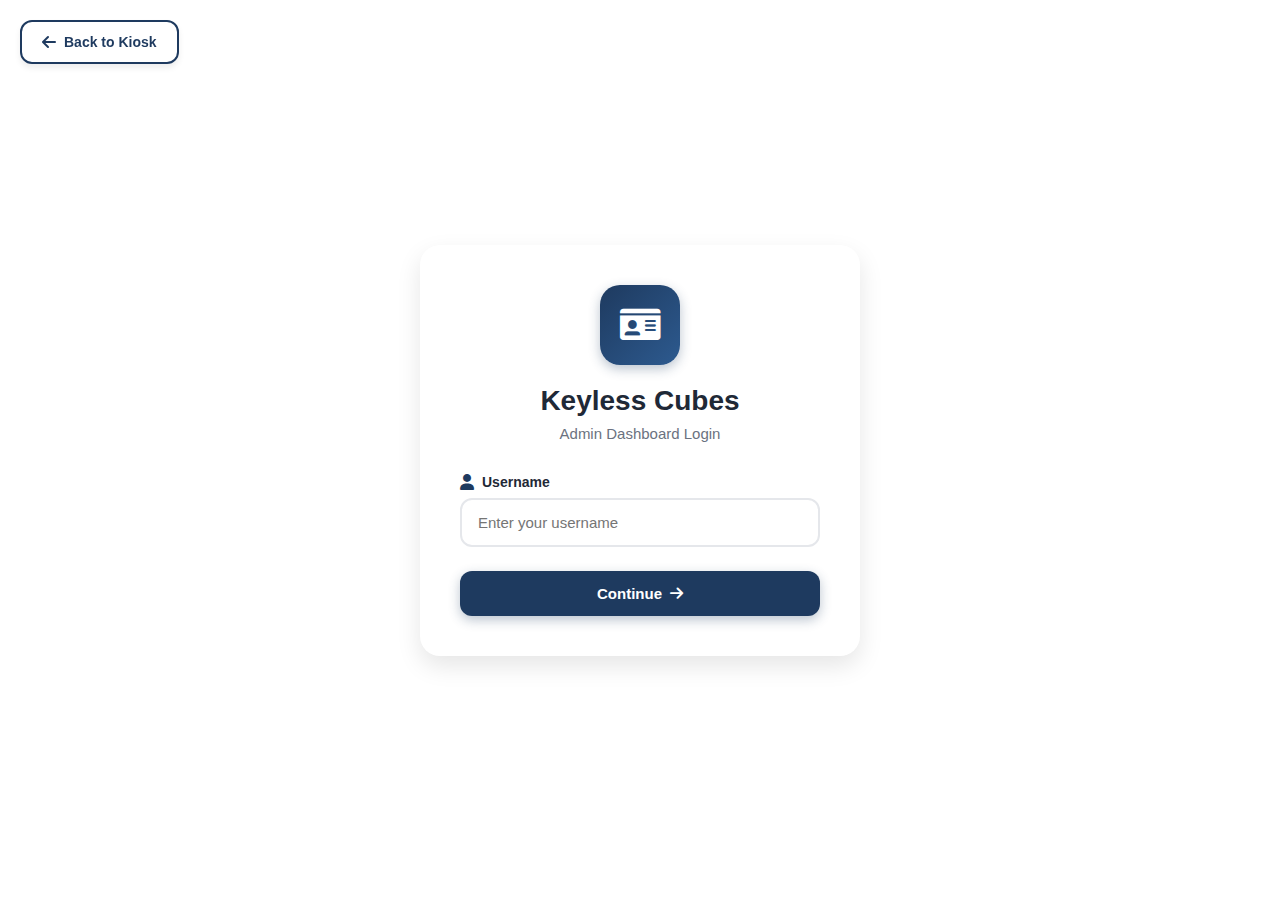
<file: keyless/admin_login.html>
<!DOCTYPE html>
<html lang="en">
<head>
    <meta charset="UTF-8">
    <meta name="viewport" content="width=device-width, initial-scale=1.0">
    <title>Admin Login - Keyless Cubes</title>
    <link href="https://cdnjs.cloudflare.com/ajax/libs/font-awesome/6.0.0/css/all.min.css" rel="stylesheet">
    <style>
        :root {
            --navy: #1e3a5f;
            --navy-light: #2d5a8f;
            --white: #ffffff;
            --bg-light: ##f1f8f3;
            --text-dark: #1f2937;
            --text-muted: #6b7280;
            --success: #10b981;
            --error: #ef4444;
            --shadow: 0 4px 6px rgba(0, 0, 0, 0.07);
            --shadow-lg: 0 10px 25px rgba(0, 0, 0, 0.1);
        }

        * {
            margin: 0;
            padding: 0;
            box-sizing: border-box;
        }

        body {
            font-family: 'Inter', -apple-system, BlinkMacSystemFont, 'Segoe UI', Roboto, Arial, sans-serif;
            background: linear-gradient(135deg, var(--bg-light) 0%);
            min-height: 100vh;
            display: flex;
            align-items: center;
            justify-content: center;
            padding: 20px;
        }

        .back-button {
            position: fixed;
            top: 20px;
            left: 20px;
            background: var(--white);
            border: 2px solid var(--navy);
            color: var(--navy);
            padding: 12px 20px;
            border-radius: 12px;
            font-weight: 600;
            font-size: 14px;
            cursor: pointer;
            transition: all 0.3s ease;
            display: flex;
            align-items: center;
            gap: 8px;
            box-shadow: var(--shadow);
            z-index: 1000;
        }

        .back-button:hover {
            background: var(--navy);
            color: var(--white);
            transform: translateX(-3px);
        }

        .back-button i {
            font-size: 16px;
        }

        .login-container {
            width: 100%;
            max-width: 440px;
            animation: fadeInUp 0.6s ease;
        }

        @keyframes fadeInUp {
            from {
                opacity: 0;
                transform: translateY(20px);
            }
            to {
                opacity: 1;
                transform: translateY(0);
            }
        }

        .login-card {
            background: var(--white);
            border-radius: 20px;
            padding: 40px;
            box-shadow: var(--shadow-lg);
        }

        .login-header {
            text-align: center;
            margin-bottom: 32px;
        }

        .logo-placeholder {
            width: 80px;
            height: 80px;
            margin: 0 auto 20px;
            background: linear-gradient(135deg, var(--navy), var(--navy-light));
            border-radius: 20px;
            display: flex;
            align-items: center;
            justify-content: center;
            box-shadow: 0 4px 12px rgba(30, 58, 95, 0.3);
        }

        .logo-placeholder i {
            font-size: 36px;
            color: var(--white);
        }

        .login-header h1 {
            font-size: 28px;
            font-weight: 700;
            color: var(--text-dark);
            margin-bottom: 8px;
        }

        .login-header p {
            color: var(--text-muted);
            font-size: 15px;
        }

        .form-group {
            margin-bottom: 24px;
        }

        .form-group label {
            display: flex;
            align-items: center;
            gap: 8px;
            font-weight: 600;
            color: var(--text-dark);
            margin-bottom: 8px;
            font-size: 14px;
        }

        .form-group label i {
            color: var(--navy);
            font-size: 16px;
        }

        .input-wrapper {
            position: relative;
        }

        .input-wrapper input {
            width: 100%;
            padding: 14px 16px;
            border: 2px solid #e5e7eb;
            border-radius: 12px;
            font-size: 15px;
            transition: all 0.3s ease;
            background: var(--white);
            color: var(--text-dark);
        }

        .input-wrapper input:focus {
            outline: none;
            border-color: var(--navy);
            box-shadow: 0 0 0 4px rgba(30, 58, 95, 0.1);
        }

        .password-wrapper {
            position: relative;
        }

        .password-toggle {
            position: absolute;
            right: 12px;
            top: 50%;
            transform: translateY(-50%);
            background: none;
            border: none;
            color: var(--text-muted);
            cursor: pointer;
            padding: 8px;
            transition: color 0.3s ease;
        }

        .password-toggle:hover {
            color: var(--navy);
        }

        .btn {
            width: 100%;
            padding: 14px 24px;
            border-radius: 12px;
            font-weight: 600;
            font-size: 15px;
            cursor: pointer;
            transition: all 0.3s ease;
            border: none;
            display: flex;
            align-items: center;
            justify-content: center;
            gap: 8px;
        }

        .btn-primary {
            background: var(--navy);
            color: var(--white);
            box-shadow: 0 4px 12px rgba(30, 58, 95, 0.3);
        }

        .btn-primary:hover {
            background: var(--navy-light);
            transform: translateY(-2px);
            box-shadow: 0 6px 16px rgba(30, 58, 95, 0.4);
        }

        .btn-primary:active {
            transform: translateY(0);
        }

        .btn-outline {
            background: transparent;
            color: var(--navy);
            border: 2px solid var(--navy);
            margin-top: 12px;
        }

        .btn-outline:hover {
            background: var(--navy);
            color: var(--white);
        }

        .btn-link {
            background: none;
            color: var(--navy);
            padding: 12px;
            text-decoration: none;
            font-weight: 600;
            width: auto;
            display: inline-flex;
        }

        .btn-link:hover {
            text-decoration: underline;
        }

        .message {
            padding: 14px 16px;
            border-radius: 12px;
            margin-top: 20px;
            display: none;
            align-items: center;
            gap: 10px;
            font-size: 14px;
            font-weight: 500;
        }

        .message.show {
            display: flex;
        }

        .message.success {
            background: #d1fae5;
            color: #047857;
            border: 1px solid #10b981;
        }

        .message.error {
            background: #fee2e2;
            color: #991b1b;
            border: 1px solid #ef4444;
        }

        .login-form {
            display: none;
        }

        .login-form.active {
            display: block;
            animation: fadeIn 0.4s ease;
        }

        @keyframes fadeIn {
            from {
                opacity: 0;
            }
            to {
                opacity: 1;
            }
        }

        .user-email {
            font-weight: 600;
            color: var(--navy);
        }

        .link-group {
            text-align: center;
            margin-top: 16px;
        }

        .otp-input-group {
            display: flex;
            gap: 10px;
            justify-content: center;
        }

        .otp-box {
            width: 50px;
            height: 55px;
            text-align: center;
            font-size: 24px;
            font-weight: 700;
            border: 2px solid #e5e7eb;
            border-radius: 12px;
            transition: all 0.3s ease;
        }

        .otp-box:focus {
            outline: none;
            border-color: var(--navy);
            box-shadow: 0 0 0 4px rgba(30, 58, 95, 0.1);
        }

        small {
            color: var(--text-muted);
            font-size: 13px;
        }

        .forgot-header h2,
        .password-header h2,
        .otp-header h2 {
            font-size: 24px;
            color: var(--text-dark);
            margin-bottom: 8px;
        }

        .forgot-header p,
        .password-header p,
        .otp-header p {
            color: var(--text-muted);
            font-size: 14px;
            margin-bottom: 24px;
        }

        @media (max-width: 480px) {
            .back-button {
                top: 10px;
                left: 10px;
                padding: 10px 16px;
                font-size: 13px;
            }

            .login-card {
                padding: 30px 24px;
            }

            .logo-placeholder {
                width: 70px;
                height: 70px;
            }

            .logo-placeholder i {
                font-size: 30px;
            }

            .login-header h1 {
                font-size: 24px;
            }

            .otp-box {
                width: 45px;
                height: 50px;
                font-size: 20px;
            }
        }
    </style>
</head>
<body>
    <!-- Back to Kiosk Button -->
    <button class="back-button" onclick="goBackToKiosk()">
        <i class="fas fa-arrow-left"></i>
        <span>Back to Kiosk</span>
    </button>

    <div class="login-container">
        <div class="login-card">
            <div class="login-header">
                <div class="logo-placeholder">
                    <i class="fa-solid fa-id-card"></i>
                </div>
                <h1>Keyless Cubes</h1>
                <p>Admin Dashboard Login</p>
            </div>

            <!-- Step 1: Username Check -->
            <form id="usernameForm" class="login-form active">
                <div class="form-group">
                    <label for="username">
                        <i class="fas fa-user"></i>
                        Username
                    </label>
                    <div class="input-wrapper">
                        <input type="text" id="username" name="username" placeholder="Enter your username" required autocomplete="username">
                    </div>
                </div>
                <button type="submit" class="btn btn-primary">
                    <span>Continue</span>
                    <i class="fas fa-arrow-right"></i>
                </button>
            </form>

            <!-- Step 2: Password Login -->
            <form id="passwordForm" class="login-form">
                <div class="password-header">
                    <h2>Welcome Back</h2>
                    <p>Login as <span id="passwordUsername" class="user-email"></span></p>
                </div>
                
                <div class="form-group">
                    <label for="password">
                        <i class="fas fa-lock"></i>
                        Password
                    </label>
                    <div class="input-wrapper password-wrapper">
                        <input type="password" id="password" name="password" placeholder="Enter your password" required autocomplete="current-password">
                        <button type="button" class="password-toggle" data-target="password">
                            <i class="fas fa-eye"></i>
                        </button>
                    </div>
                </div>
                
                <button type="submit" class="btn btn-primary">
                    <span>Sign In</span>
                    <i class="fas fa-sign-in-alt"></i>
                </button>
                
                <div class="link-group">
                    <button type="button" id="forgotPasswordBtn" class="btn btn-link">
                        <i class="fas fa-question-circle"></i>
                        <span>Forgot Password?</span>
                    </button>
                    <button type="button" id="backToUsername" class="btn btn-outline">
                        <i class="fas fa-arrow-left"></i>
                        <span>Back</span>
                    </button>
                </div>
            </form>

            <!-- Step 3: Forgot Password - Send OTP -->
            <form id="forgotPasswordForm" class="login-form">
                <div class="forgot-header">
                    <h2>Reset Password</h2>
                    <p>We'll send a 6-digit code to your registered email</p>
                </div>
                
                <button type="submit" class="btn btn-primary">
                    <span>Send Verification Code</span>
                    <i class="fas fa-paper-plane"></i>
                </button>
                <button type="button" id="backToPassword" class="btn btn-outline">
                    <i class="fas fa-arrow-left"></i>
                    <span>Back to Login</span>
                </button>
            </form>

            <!-- Step 4: Reset Password with OTP -->
            <form id="resetPasswordForm" class="login-form">
                <div class="otp-header">
                    <h2>Reset Your Password</h2>
                    <p>Enter the code sent to your email and create a new password</p>
                </div>
                
                <div class="form-group">
                    <label for="resetOtp">
                        <i class="fas fa-shield-alt"></i>
                        Verification Code
                    </label>
                    <div class="otp-input-group">
                        <input type="text" maxlength="1" class="otp-box" inputmode="numeric" pattern="[0-9]*" />
                        <input type="text" maxlength="1" class="otp-box" inputmode="numeric" pattern="[0-9]*" />
                        <input type="text" maxlength="1" class="otp-box" inputmode="numeric" pattern="[0-9]*" />
                        <input type="text" maxlength="1" class="otp-box" inputmode="numeric" pattern="[0-9]*" />
                        <input type="text" maxlength="1" class="otp-box" inputmode="numeric" pattern="[0-9]*" />
                        <input type="text" maxlength="1" class="otp-box" inputmode="numeric" pattern="[0-9]*" />
                    </div>
                    <input type="hidden" id="resetOtp" name="otp" />
                </div>

                <div class="form-group">
                    <label for="newPassword">
                        <i class="fas fa-lock"></i>
                        New Password
                    </label>
                    <div class="input-wrapper password-wrapper">
                        <input type="password" id="newPassword" name="new_password" placeholder="Minimum 6 characters" required minlength="6" autocomplete="new-password">
                        <button type="button" class="password-toggle" data-target="newPassword">
                            <i class="fas fa-eye"></i>
                        </button>
                    </div>
                </div>

                <div class="form-group">
                    <label for="confirmNewPassword">
                        <i class="fas fa-lock"></i>
                        Confirm Password
                    </label>
                    <div class="input-wrapper password-wrapper">
                        <input type="password" id="confirmNewPassword" name="confirm_password" placeholder="Re-enter password" required autocomplete="new-password">
                        <button type="button" class="password-toggle" data-target="confirmNewPassword">
                            <i class="fas fa-eye"></i>
                        </button>
                    </div>
                </div>
                
                <button type="submit" class="btn btn-primary">
                    <span>Reset Password</span>
                    <i class="fas fa-check"></i>
                </button>
                <button type="button" id="backToForgot" class="btn btn-outline">
                    <i class="fas fa-arrow-left"></i>
                    <span>Back</span>
                </button>
            </form>

            <div id="message" class="message"></div>
        </div>
    </div>

    <script>
        const API_BASE = 'api';
        let currentUsername = '';
        let currentEmail = '';

        // Back to Kiosk function
        function goBackToKiosk() {
            window.location.href = 'residence.html';
        }

        // OTP input handling
        document.addEventListener("DOMContentLoaded", function () {
            const otpInputs = document.querySelectorAll(".otp-box");
            const hiddenInput = document.getElementById("resetOtp");

            otpInputs.forEach((input, index) => {
                input.addEventListener("input", function (e) {
                    this.value = this.value.replace(/[^0-9]/g, "");
                    if (this.value && index < otpInputs.length - 1) {
                        otpInputs[index + 1].focus();
                    }
                    updateHiddenInput();
                });

                input.addEventListener("keydown", function (e) {
                    if (e.key === "Backspace" && !this.value && index > 0) {
                        otpInputs[index - 1].focus();
                    }
                });
            });

            function updateHiddenInput() {
                if (hiddenInput) {
                    hiddenInput.value = Array.from(otpInputs).map(i => i.value).join("");
                }
            }
        });

        // Password toggle
        document.addEventListener('click', function(e) {
            if (e.target.closest('.password-toggle')) {
                const button = e.target.closest('.password-toggle');
                const targetId = button.dataset.target;
                const input = document.getElementById(targetId);
                const icon = button.querySelector('i');
                
                if (input.type === 'password') {
                    input.type = 'text';
                    icon.classList.remove('fa-eye');
                    icon.classList.add('fa-eye-slash');
                } else {
                    input.type = 'password';
                    icon.classList.remove('fa-eye-slash');
                    icon.classList.add('fa-eye');
                }
            }
        });

        // Show message
        function showMessage(text, type) {
            const messageDiv = document.getElementById('message');
            messageDiv.textContent = text;
            messageDiv.className = `message ${type} show`;
            setTimeout(() => {
                messageDiv.classList.remove('show');
            }, 5000);
        }

        // Show form
        function showForm(formId) {
            document.querySelectorAll('.login-form').forEach(form => {
                form.classList.remove('active');
            });
            document.getElementById(formId).classList.add('active');
        }

        // Step 1: Check username
        document.getElementById('usernameForm').addEventListener('submit', async function(e) {
            e.preventDefault();
            const username = document.getElementById('username').value.trim();
            
            try {
                const formData = new FormData();
                formData.append('action', 'check_admin');
                formData.append('username', username);
                
                const response = await fetch(`${API_BASE}/admin_auth.php`, {
                    method: 'POST',
                    body: formData
                });
                
                const result = await response.json();
                
                if (result.success) {
                    if (result.admin_exists) {
                        currentUsername = username;
                        currentEmail = result.email;
                        document.getElementById('passwordUsername').textContent = username;
                        showForm('passwordForm');
                    } else {
                        showMessage('Admin account not found. Please contact your administrator.', 'error');
                    }
                } else {
                    showMessage(result.message || 'Error checking username', 'error');
                }
            } catch (error) {
                showMessage('Network error. Please try again.', 'error');
            }
        });

        // Step 2: Login with password
        document.getElementById('passwordForm').addEventListener('submit', async function(e) {
            e.preventDefault();
            const password = document.getElementById('password').value;
            
            try {
                const formData = new FormData();
                formData.append('action', 'login');
                formData.append('username', currentUsername);
                formData.append('password', password);
                
                const response = await fetch(`${API_BASE}/admin_auth.php`, {
                    method: 'POST',
                    body: formData
                });
                
                const result = await response.json();
                
                if (result.success) {
                    showMessage('Login successful! Redirecting...', 'success');
                    setTimeout(() => {
                        window.location.href = 'admin.html';
                    }, 1000);
                } else {
                    showMessage(result.message || 'Invalid password', 'error');
                }
            } catch (error) {
                showMessage('Network error. Please try again.', 'error');
            }
        });

        // Step 3: Send reset OTP
        document.getElementById('forgotPasswordForm').addEventListener('submit', async function(e) {
            e.preventDefault();
            
            try {
                const formData = new FormData();
                formData.append('action', 'send_reset_otp');
                formData.append('username', currentUsername);
                
                const response = await fetch(`${API_BASE}/admin_auth.php`, {
                    method: 'POST',
                    body: formData
                });
                
                const result = await response.json();
                
                if (result.success) {
                    showMessage('Verification code sent to your email!', 'success');
                    setTimeout(() => {
                        showForm('resetPasswordForm');
                    }, 1500);
                } else {
                    showMessage(result.message || 'Failed to send code', 'error');
                }
            } catch (error) {
                showMessage('Network error. Please try again.', 'error');
            }
        });

        // Step 4: Reset password with OTP
        document.getElementById('resetPasswordForm').addEventListener('submit', async function(e) {
            e.preventDefault();
            const otp = document.getElementById('resetOtp').value;
            const newPassword = document.getElementById('newPassword').value;
            const confirmPassword = document.getElementById('confirmNewPassword').value;
            
            if (newPassword !== confirmPassword) {
                showMessage('Passwords do not match!', 'error');
                return;
            }
            
            if (newPassword.length < 6) {
                showMessage('Password must be at least 6 characters', 'error');
                return;
            }
            
            try {
                const formData = new FormData();
                formData.append('action', 'reset_password_with_otp');
                formData.append('username', currentUsername);
                formData.append('otp', otp);
                formData.append('new_password', newPassword);
                
                const response = await fetch(`${API_BASE}/admin_auth.php`, {
                    method: 'POST',
                    body: formData
                });
                
                const result = await response.json();
                
                if (result.success) {
                    showMessage('Password reset successful! Please login.', 'success');
                    setTimeout(() => {
                        showForm('usernameForm');
                        document.getElementById('usernameForm').reset();
                        document.getElementById('passwordForm').reset();
                        document.getElementById('resetPasswordForm').reset();
                    }, 2000);
                } else {
                    showMessage(result.message || 'Failed to reset password', 'error');
                }
            } catch (error) {
                showMessage('Network error. Please try again.', 'error');
            }
        });

        // Navigation buttons
        document.getElementById('backToUsername').addEventListener('click', () => {
            showForm('usernameForm');
            document.getElementById('passwordForm').reset();
        });

        document.getElementById('forgotPasswordBtn').addEventListener('click', () => {
            showForm('forgotPasswordForm');
        });

        document.getElementById('backToPassword').addEventListener('click', () => {
            showForm('passwordForm');
        });

        document.getElementById('backToForgot').addEventListener('click', () => {
            showForm('forgotPasswordForm');
            document.getElementById('resetPasswordForm').reset();
        });
    </script>
</body>
</html>
</file>
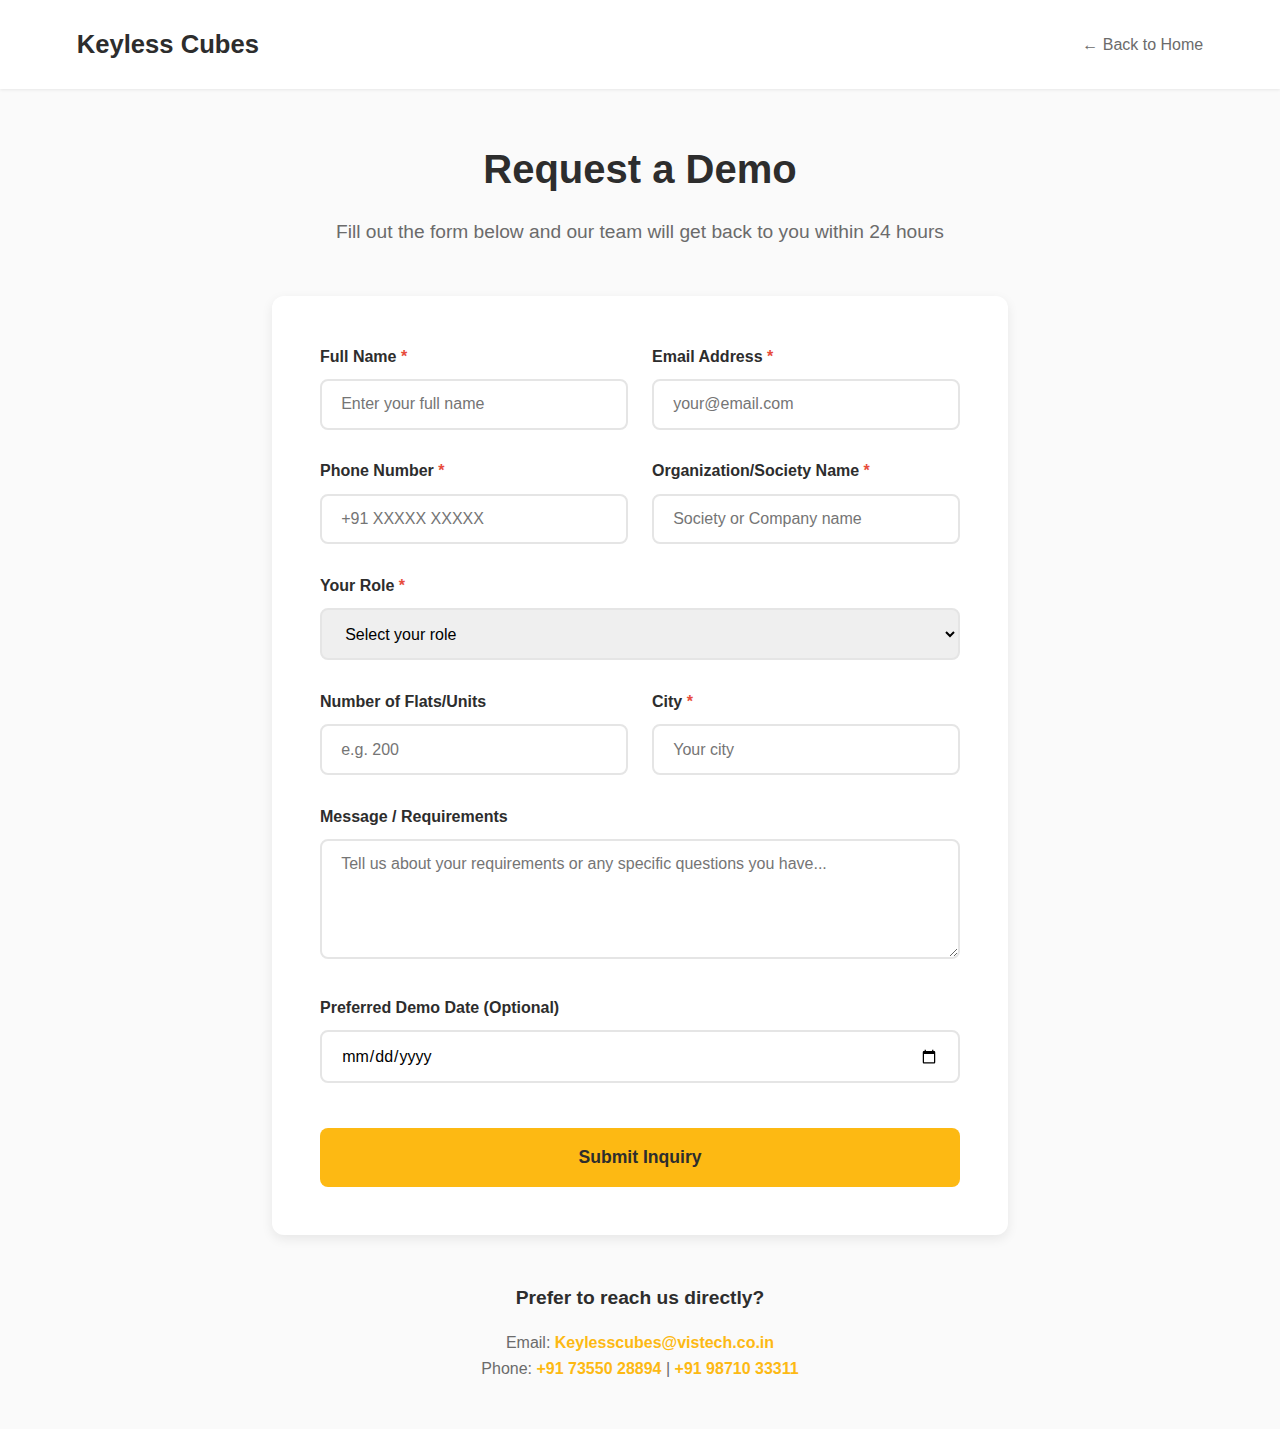
<file: keyless/inquiry.html>
<!DOCTYPE html>
<html lang="en">
<head>
    <meta charset="UTF-8">
    <meta name="viewport" content="width=device-width, initial-scale=1.0">
    <title>Request Demo - Keyless Cubes</title>
    <style>
        * {
            margin: 0;
            padding: 0;
            box-sizing: border-box;
        }

        body {
            font-family: -apple-system, BlinkMacSystemFont, 'Segoe UI', 'Helvetica Neue', Arial, sans-serif;
            color: #2d2d2d;
            line-height: 1.6;
            background: #fafafa;
        }

        nav {
            background: #fff;
            padding: 1.5rem 6%;
            display: flex;
            justify-content: space-between;
            align-items: center;
            box-shadow: 0 1px 3px rgba(0,0,0,0.08);
        }

        .logo {
            font-size: 1.6rem;
            font-weight: 700;
            color: #2d2d2d;
            text-decoration: none;
        }

        .back-link {
            color: #6b6b6b;
            text-decoration: none;
            font-weight: 500;
            transition: color 0.3s;
        }

        .back-link:hover {
            color: #2d2d2d;
        }

        .container {
            max-width: 800px;
            margin: 3rem auto;
            padding: 0 2rem;
        }

        .inquiry-header {
            text-align: center;
            margin-bottom: 3rem;
        }

        .inquiry-header h1 {
            font-size: 2.5rem;
            font-weight: 700;
            margin-bottom: 1rem;
        }

        .inquiry-header p {
            font-size: 1.2rem;
            color: #6b6b6b;
        }

        .form-card {
            background: #fff;
            border-radius: 12px;
            padding: 3rem;
            box-shadow: 0 4px 12px rgba(0, 0, 0, 0.08);
        }

        .form-group {
            margin-bottom: 1.8rem;
        }

        .form-group label {
            display: block;
            font-weight: 600;
            margin-bottom: 0.6rem;
            color: #2d2d2d;
        }

        .form-group label .required {
            color: #e74c3c;
        }

        .form-group input,
        .form-group select,
        .form-group textarea {
            width: 100%;
            padding: 0.9rem 1.2rem;
            border: 2px solid #e5e5e5;
            border-radius: 8px;
            font-size: 1rem;
            font-family: inherit;
            transition: border-color 0.3s;
        }

        .form-group input:focus,
        .form-group select:focus,
        .form-group textarea:focus {
            outline: none;
            border-color: #FDB913;
        }

        .form-group textarea {
            min-height: 120px;
            resize: vertical;
        }

        .form-row {
            display: grid;
            grid-template-columns: 1fr 1fr;
            gap: 1.5rem;
        }

        .submit-btn {
            background: #FDB913;
            color: #2d2d2d;
            padding: 1.2rem 3rem;
            border: none;
            border-radius: 8px;
            font-size: 1.1rem;
            font-weight: 600;
            cursor: pointer;
            transition: all 0.3s;
            width: 100%;
            margin-top: 1rem;
        }

        .submit-btn:hover {
            background: #FCA311;
            transform: translateY(-2px);
            box-shadow: 0 8px 20px rgba(253, 185, 19, 0.3);
        }

        .submit-btn:disabled {
            background: #d1d1d1;
            cursor: not-allowed;
            transform: none;
        }

        .success-message,
        .error-message {
            padding: 1rem 1.5rem;
            border-radius: 8px;
            margin-bottom: 1.5rem;
            display: none;
        }

        .success-message {
            background: #d4edda;
            color: #155724;
            border: 1px solid #c3e6cb;
        }

        .error-message {
            background: #f8d7da;
            color: #721c24;
            border: 1px solid #f5c6cb;
        }

        .contact-info {
            margin-top: 3rem;
            text-align: center;
            color: #6b6b6b;
        }

        .contact-info h3 {
            font-size: 1.2rem;
            margin-bottom: 1rem;
            color: #2d2d2d;
        }

        .contact-info a {
            color: #FDB913;
            text-decoration: none;
            font-weight: 600;
        }

        .contact-info a:hover {
            text-decoration: underline;
        }

        @media (max-width: 768px) {
            .form-row {
                grid-template-columns: 1fr;
            }

            .form-card {
                padding: 2rem 1.5rem;
            }

            .inquiry-header h1 {
                font-size: 2rem;
            }
        }
    </style>
</head>
<body>
    <nav>
        <a href="index.html" class="logo">Keyless Cubes</a>
        <a href="index.html" class="back-link">← Back to Home</a>
    </nav>

    <div class="container">
        <div class="inquiry-header">
            <h1>Request a Demo</h1>
            <p>Fill out the form below and our team will get back to you within 24 hours</p>
        </div>

        <div class="form-card">
            <div class="success-message" id="successMessage">
                ✓ Thank you! Your inquiry has been submitted successfully. We'll contact you soon.
            </div>
            <div class="error-message" id="errorMessage">
                ✗ Something went wrong. Please try again or contact us directly.
            </div>

            <form id="inquiryForm">
                <div class="form-row">
                    <div class="form-group">
                        <label>Full Name <span class="required">*</span></label>
                        <input type="text" name="name" required placeholder="Enter your full name">
                    </div>
                    <div class="form-group">
                        <label>Email Address <span class="required">*</span></label>
                        <input type="email" name="email" required placeholder="your@email.com">
                    </div>
                </div>

                <div class="form-row">
                    <div class="form-group">
                        <label>Phone Number <span class="required">*</span></label>
                        <input type="tel" name="phone" required placeholder="+91 XXXXX XXXXX">
                    </div>
                    <div class="form-group">
                        <label>Organization/Society Name <span class="required">*</span></label>
                        <input type="text" name="organization" required placeholder="Society or Company name">
                    </div>
                </div>

                <div class="form-group">
                    <label>Your Role <span class="required">*</span></label>
                    <select name="role" required>
                        <option value="">Select your role</option>
                        <option value="resident">Resident</option>
                        <option value="society_manager">Society Manager</option>
                        <option value="rwa_member">RWA Member</option>
                        <option value="facility_manager">Facility Manager</option>
                        <option value="property_developer">Property Developer</option>
                        <option value="other">Other</option>
                    </select>
                </div>

                <div class="form-row">
                    <div class="form-group">
                        <label>Number of Flats/Units</label>
                        <input type="number" name="units" placeholder="e.g. 200">
                    </div>
                    <div class="form-group">
                        <label>City <span class="required">*</span></label>
                        <input type="text" name="city" required placeholder="Your city">
                    </div>
                </div>

                <div class="form-group">
                    <label>Message / Requirements</label>
                    <textarea name="message" placeholder="Tell us about your requirements or any specific questions you have..."></textarea>
                </div>

                <div class="form-group">
                    <label>Preferred Demo Date (Optional)</label>
                    <input type="date" name="demo_date">
                </div>

                <button type="submit" class="submit-btn">Submit Inquiry</button>
            </form>
        </div>

        <div class="contact-info">
            <h3>Prefer to reach us directly?</h3>
            <p>Email: <a href="mailto:Keylesscubes@vistech.co.in">Keylesscubes@vistech.co.in</a></p>
            <p>Phone: <a href="tel:+917355028894">+91 73550 28894</a> | <a href="tel:+919871033311">+91 98710 33311</a></p>
        </div>
    </div>

    <script>
        document.getElementById('inquiryForm').addEventListener('submit', async function(e) {
            e.preventDefault();
            
            const submitBtn = this.querySelector('.submit-btn');
            const successMsg = document.getElementById('successMessage');
            const errorMsg = document.getElementById('errorMessage');
            
            // Hide messages
            successMsg.style.display = 'none';
            errorMsg.style.display = 'none';
            
            // Disable button
            submitBtn.disabled = true;
            submitBtn.textContent = 'Sending...';
            
            // Get form data
            const formData = new FormData(this);
            const data = Object.fromEntries(formData);
            
            try {
                // Send to your PHP backend
                const response = await fetch('api/send_inquiry.php', {
                    method: 'POST',
                    headers: {
                        'Content-Type': 'application/json',
                    },
                    body: JSON.stringify(data)
                });
                
                const result = await response.json();
                
                if (result.success) {
                    successMsg.style.display = 'block';
                    this.reset();
                    
                    // Scroll to success message
                    successMsg.scrollIntoView({ behavior: 'smooth', block: 'nearest' });
                } else {
                    throw new Error(result.message || 'Failed to send inquiry');
                }
            } catch (error) {
                console.error('Error:', error);
                errorMsg.style.display = 'block';
                errorMsg.scrollIntoView({ behavior: 'smooth', block: 'nearest' });
            } finally {
                submitBtn.disabled = false;
                submitBtn.textContent = 'Submit Inquiry';
            }
        });
    </script>
</body>
</html>
</file>
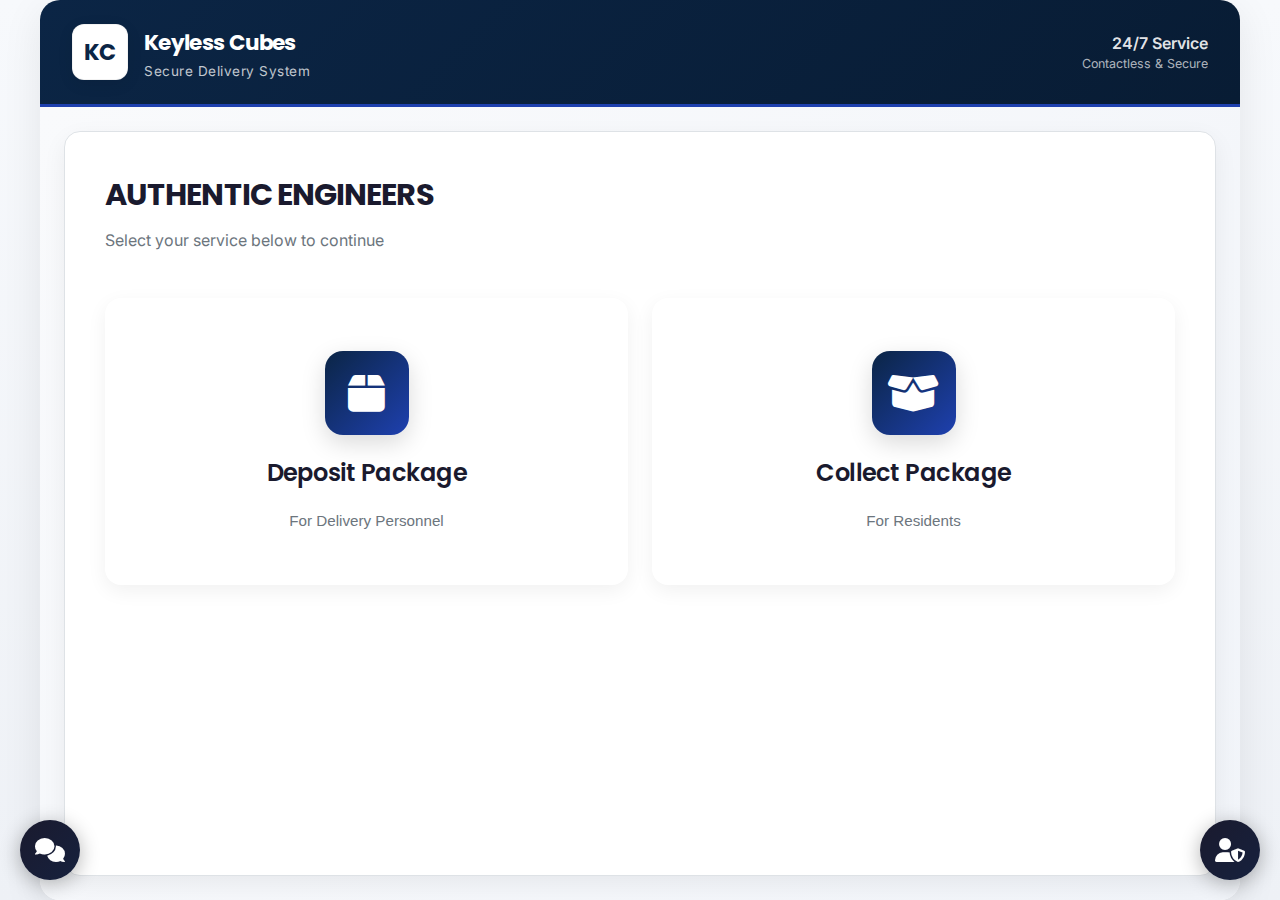
<file: keyless/residence.html>
<!DOCTYPE html>
<html lang="en">
<head>
  <meta charset="UTF-8" />
  <meta name="viewport" content="width=device-width,initial-scale=1" />
  <title>Keyless Cubes - Touchscreen Kiosk</title>

  <link href="https://fonts.googleapis.com/css2?family=Inter:wght@300;400;500;600;700&family=Poppins:wght@500;600;700&display=swap" rel="stylesheet">
  <link rel="stylesheet" href="https://cdnjs.cloudflare.com/ajax/libs/font-awesome/6.0.0/css/all.min.css">
  <link rel="stylesheet" href="assets/styles.css">
  <style>
    .admin-button {
      position: fixed;
      bottom: 20px;
      right: 20px;
      width: 60px;
      height: 60px;
      background: linear-gradient(135deg, #1a1a2e, #16213e);
      border-radius: 50%;
      display: flex;
      align-items: center;
      justify-content: center;
      cursor: pointer;
      box-shadow: 0 4px 20px rgba(0, 0, 0, 0.3);
      transition: all 0.3s ease;
      border: none;
      z-index: 1000;
    }

    .admin-button:hover {
      transform: scale(1.1);
      box-shadow: 0 6px 25px rgba(0, 0, 0, 0.4);
    }

    .admin-button:active {
      transform: scale(0.95);
    }

    .admin-button i {
      color: white;
      font-size: 24px;
    }

    .admin-button-tooltip {
      position: absolute;
      bottom: 70px;
      right: 0;
      background: rgba(0, 0, 0, 0.8);
      color: white;
      padding: 8px 12px;
      border-radius: 8px;
      font-size: 12px;
      white-space: nowrap;
      opacity: 0;
      pointer-events: none;
      transition: opacity 0.3s ease;
    }

    .admin-button:hover .admin-button-tooltip {
      opacity: 1;
    }
    
    .size-availability {
      margin-top: 12px;
      padding-top: 12px;
      border-top: 1px solid rgba(0, 0, 0, 0.08);
    }
    
    .availability-badge {
      display: inline-flex;
      align-items: center;
      gap: 6px;
      padding: 6px 12px;
      border-radius: 20px;
      font-size: 0.85rem;
      font-weight: 600;
      transition: all 0.3s ease;
    }
    
    .availability-badge.available {
      background: linear-gradient(135deg, #d4edda, #c3e6cb);
      color: #155724;
      border: 1px solid #c3e6cb;
    }
    
    .availability-badge.limited {
      background: linear-gradient(135deg, #fff3cd, #ffeeba);
      color: #856404;
      border: 1px solid #ffeeba;
    }
    
    .availability-badge.unavailable {
      background: linear-gradient(135deg, #f8d7da, #f5c6cb);
      color: #721c24;
      border: 1px solid #f5c6cb;
    }
    
    .availability-badge i {
      font-size: 0.9rem;
    }
    
    .size-btn:disabled {
      opacity: 0.5;
      cursor: not-allowed;
      background: #f5f5f5;
      border-color: #ddd;
    }
    
    .size-btn:disabled:hover {
      transform: none;
      box-shadow: 0 2px 8px rgba(0, 0, 0, 0.08);
    }
    
    .size-btn:disabled .availability-badge {
      opacity: 1;
    }
    
    @keyframes spin {
      from { transform: rotate(0deg); }
      to { transform: rotate(360deg); }
    }
    
    .fa-spin {
      animation: spin 1s linear infinite;
    }

    @keyframes shake {
      0%, 100% { transform: translateX(0); }
      10%, 30%, 50%, 70%, 90% { transform: translateX(-5px); }
      20%, 40%, 60%, 80% { transform: translateX(5px); }
    }

    #selectedResidentNameDisplay {
      transition: all 0.3s ease;
    }

    .info-box.highlight span {
      font-weight: 600;
      color: #1a1a2e;
    }

    .info-box.highlight span[id*="Display"] {
      font-size: 1.05em;
    }
    .chatbot-widget {
        position: fixed;
        bottom: 20px;
        left: 20px;
        z-index: 999;
    }
    
    .chatbot-toggle {
        width: 60px;
        height: 60px;
        background: linear-gradient(135deg, #1a1a2e, #16213e); 
        border-radius: 50%;
        display: flex;
        align-items: center;
        justify-content: center;
        cursor: pointer;
        box-shadow: 0 4px 20px rgba(0, 0, 0, 0.3); 
        transition: all 0.3s ease;
        border: none;
        color: white;
        font-size: 24px;
    }
    
    .chatbot-toggle:hover {
        transform: scale(1.1); /* Same as admin button */
        box-shadow: 0 6px 25px rgba(0, 0, 0, 0.4); /* Same as admin button */
    }
    
    .chatbot-toggle:active {
        transform: scale(0.95); /* Same as admin button */
    }
    
    .chatbot-toggle.active {
        background: linear-gradient(135deg, #16213e, #0f172a);
    }
    
    .chatbot-toggle i {
        color: white;
        font-size: 24px;
    }
    
    .chatbot-container {
        position: fixed;
        bottom: 90px;
        left: 20px; 
        width: 380px;
        height: 600px;
        background: white;
        border-radius: 16px;
        box-shadow: 0 10px 40px rgba(0, 0, 0, 0.2);
        display: none;
        flex-direction: column;
        overflow: hidden;
        z-index: 998;
        animation: slideUp 0.3s ease-out;
    }
    
    .chatbot-container.active {
        display: flex;
    }
    
    @keyframes slideUp {
        from {
            opacity: 0;
            transform: translateY(20px);
        }
        to {
            opacity: 1;
            transform: translateY(0);
        }
    }
    
    .chatbot-header {
        background: linear-gradient(135deg, #0f172a, #1e293b);
        color: white;
        padding: 20px 24px;
        display: flex;
        align-items: center;
        justify-content: space-between;
        border-bottom: 1px solid rgba(255, 255, 255, 0.1);
        box-shadow: 0 2px 10px rgba(0, 0, 0, 0.1);
    }
    
    .chatbot-header-left {
        display: flex;
        align-items: center;
        gap: 16px;
    }
    
    .chatbot-avatar {
        width: 48px;
        height: 48px;
        background: linear-gradient(135deg, #3b82f6, #2563eb);
        border-radius: 50%;
        display: flex;
        align-items: center;
        justify-content: center;
        font-size: 22px;
        box-shadow: 0 4px 12px rgba(59, 130, 246, 0.3);
    }
    
    .chatbot-header-info h3 {
        font-size: 1.15rem;
        margin: 0;
        font-weight: 600;
        font-family: 'Poppins', sans-serif;
        letter-spacing: 0.3px;
    }
    
    .chatbot-header-info p {
        font-size: 0.8rem;
        margin: 4px 0 0 0;
        opacity: 0.85;
        font-weight: 400;
        display: flex;
        align-items: center;
        gap: 6px;
    }
    
    .chatbot-header-info p::before {
        content: '';
        width: 8px;
        height: 8px;
        background: #10b981;
        border-radius: 50%;
        display: inline-block;
        animation: pulse 2s infinite;
    }
    
    @keyframes pulse {
        0%, 100% {
            opacity: 1;
            transform: scale(1);
        }
        50% {
            opacity: 0.6;
            transform: scale(0.9);
        }
    }
    
    .chatbot-close {
        background: none;
        border: none;
        color: white;
        font-size: 20px;
        cursor: pointer;
        padding: 4px;
        opacity: 0.8;
        transition: opacity 0.2s;
    }
    
    .chatbot-close:hover {
        opacity: 1;
    }
    
    .chatbot-messages {
        flex: 1;
        overflow-y: auto;
        padding: 20px;
        background: #f8fafc;
        display: flex;
        flex-direction: column;
        gap: 16px;
    }
    
    .chatbot-messages::-webkit-scrollbar {
        width: 6px;
    }
    
    .chatbot-messages::-webkit-scrollbar-thumb {
        background: #cbd5e1;
        border-radius: 10px;
    }
    
    .message {
        display: flex;
        gap: 10px;
        animation: messageSlide 0.3s ease-out;
    }
    
    @keyframes messageSlide {
        from {
            opacity: 0;
            transform: translateY(10px);
        }
        to {
            opacity: 1;
            transform: translateY(0);
        }
    }
    
    .message.user {
        flex-direction: row-reverse;
    }
    
    .message-avatar {
        width: 32px;
        height: 32px;
        border-radius: 50%;
        display: flex;
        align-items: center;
        justify-content: center;
        flex-shrink: 0;
        font-size: 14px;
    }
    
    .message.bot .message-avatar {
        background: linear-gradient(135deg, #2563eb, #3b82f6);
        color: white;
    }
    
    .message.user .message-avatar {
        background: linear-gradient(135deg, #10b981, #059669);
        color: white;
    }
    
    .message-content {
        max-width: 75%;
        padding: 12px 16px;
        border-radius: 14px;
        line-height: 1.5;
        font-size: 0.9rem;
    }
    
    .message.bot .message-content {
        background: white;
        color: #1e293b;
        border-bottom-left-radius: 4px;
        box-shadow: 0 2px 8px rgba(0, 0, 0, 0.08);
    }
    
    .message.user .message-content {
        background: linear-gradient(135deg, #2563eb, #3b82f6);
        color: white;
        border-bottom-right-radius: 4px;
    }
    
    .message-content ul {
        margin: 8px 0;
        padding-left: 20px;
    }
    
    .message-content li {
        margin: 6px 0;
    }
    
    .message-content strong {
        font-weight: 600;
    }
    
    .quick-questions {
        display: flex;
        flex-wrap: wrap;
        gap: 8px;
        margin-top: 8px;
    }
    
    .quick-question {
        padding: 8px 14px;
        background: white;
        border: 2px solid #e2e8f0;
        border-radius: 16px;
        font-size: 0.85rem;
        color: #334155;
        cursor: pointer;
        transition: all 0.2s;
        font-family: inherit;
    }
    
    .quick-question:hover {
        border-color: #2563eb;
        color: #2563eb;
        transform: translateY(-1px);
    }
    
    .welcome-message {
        text-align: center;
        padding: 30px 20px;
    }
    
    .welcome-message i {
        font-size: 40px;
        color: #2563eb;
        margin-bottom: 12px;
    }
    
    .welcome-message h3 {
        font-size: 1.2rem;
        color: #1e293b;
        margin: 0 0 8px 0;
    }
    
    .welcome-message p {
        color: #64748b;
        font-size: 0.9rem;
        margin: 0 0 20px 0;
    }
    
    .typing-indicator {
        display: flex;
        gap: 6px;
        padding: 12px 16px;
        background: white;
        border-radius: 14px;
        border-bottom-left-radius: 4px;
        width: fit-content;
    }
    
    .typing-dot {
        width: 8px;
        height: 8px;
        background: #64748b;
        border-radius: 50%;
        animation: typing 1.4s infinite;
    }
    
    .typing-dot:nth-child(2) {
        animation-delay: 0.2s;
    }
    
    .typing-dot:nth-child(3) {
        animation-delay: 0.4s;
    }
    
    @keyframes typing {
        0%, 60%, 100% {
            transform: translateY(0);
            opacity: 0.7;
        }
        30% {
            transform: translateY(-8px);
            opacity: 1;
        }
    }
    
    .chatbot-input {
        padding: 16px 20px;
        background: white;
        border-top: 1px solid #e2e8f0;
        display: flex;
        gap: 10px;
        align-items: center;
    }
    
    .chatbot-input input {
        flex: 1;
        padding: 10px 16px;
        border: 2px solid #e2e8f0;
        border-radius: 20px;
        font-size: 0.9rem;
        outline: none;
        transition: border-color 0.2s;
        font-family: inherit;
    }
    
    .chatbot-input input:focus {
        border-color: #2563eb;
    }
    
    .chatbot-send {
        width: 40px;
        height: 40px;
        background: linear-gradient(135deg, #2563eb, #3b82f6);
        border: none;
        border-radius: 50%;
        color: white;
        font-size: 16px;
        cursor: pointer;
        display: flex;
        align-items: center;
        justify-content: center;
        transition: transform 0.2s;
    }
    
    .chatbot-send:hover:not(:disabled) {
        transform: scale(1.1);
    }
    
    .chatbot-send:disabled {
        opacity: 0.5;
        cursor: not-allowed;
    }
    
    /* Mobile Responsive */
    @media (max-width: 768px) {
        .chatbot-widget {
            left: 20px;
            bottom: 90px;
        }
        
        .chatbot-container {
            width: calc(100vw - 40px);
            height: 70vh;
            bottom: 160px;
            left: 20px;
        }
    
    @keyframes slideDown {
      from {
        opacity: 0;
        transform: translateY(-10px);
      }
      to {
        opacity: 1;
        transform: translateY(0);
      }
    }
    
    .btn-warning {
      background: linear-gradient(135deg, #f39c12, #e67e22);
      color: white;
      border: none;
      padding: 14px 28px;
      border-radius: 12px;
      font-size: 1rem;
      font-weight: 600;
      cursor: pointer;
      transition: all 0.3s ease;
      display: inline-flex;
      align-items: center;
      gap: 10px;
      justify-content: center;
    }
    
    .btn-warning:hover:not(:disabled) {
      transform: translateY(-2px);
      box-shadow: 0 6px 20px rgba(243, 156, 18, 0.4);
    }
    
    .btn-warning:disabled {
      opacity: 0.6;
      cursor: not-allowed;
      transform: none;
    }
    
    .success-message {
      background: linear-gradient(135deg, #d4edda, #c3e6cb);
      border-left: 4px solid #28a745;
      padding: 16px 20px;
      border-radius: 8px;
      margin: 20px 0;
      color: #155724;
      animation: slideDown 0.3s ease-out;
    }
    
    .success-message i {
      color: #28a745;
      margin-right: 8px;
    }
    </style>

    <link rel="stylesheet" href="https://cdnjs.cloudflare.com/ajax/libs/font-awesome/6.0.0/css/all.min.css">
</head>
<body>
  <div class="container">
    <div class="page-loader" id="pageLoader">
      <div class="loader-bubble">
        <div class="loader-dot"></div>
        <div class="loader-dot"></div>
        <div class="loader-dot"></div>
      </div>
    </div>

    <div class="topbar">
      <div class="brand">
        <div class="logo">KC</div>
        <div class="title">
          <div class="name">Keyless Cubes</div>
          <div class="sub">Secure Delivery System</div>
        </div>
      </div>
      <div class="topbar-info">
        <div class="main">24/7 Service</div>
        <div class="sub">Contactless & Secure</div>
      </div>
    </div>

    <div class="content">
      <!-- MENU SCREEN -->
      <div id="menuScreen" class="screen active">
        <div class="card">
          <div class="card-inner">
            <div class="section-header">
              <h1>AUTHENTIC ENGINEERS</h1>
              <p>Select your service below to continue</p>
            </div>
            <div class="main-menu">
              <button class="menu-card deliver" onclick="showScreen('deliverStep1')">
                <div class="icon"><i class="fas fa-box"></i></div>
                <h2>Deposit Package</h2>
                <p>For Delivery Personnel</p>
              </button>
              <button class="menu-card collect" onclick="showScreen('collectTowerScreen')">
                <div class="icon"><i class="fas fa-box-open"></i></div>
                <h2>Collect Package</h2>
                <p>For Residents</p>
              </button>
            </div>
          </div>
        </div>
      </div>

      <!-- DELIVER STEP 1 - SELECT TOWER -->
      <div id="deliverStep1" class="screen">
        <div class="card">
          <div class="card-inner">
            <div class="progress-bar">
              <div class="progress-step active">
                <div class="circle">1</div>
                <p>Select Tower</p>
              </div>
              <div class="progress-step">
                <div class="circle">2</div>
                <p>Select Flat</p>
              </div>
              <div class="progress-step">
                <div class="circle">3</div>
                <p>Package Details</p>
              </div>
              <div class="progress-step">
                <div class="circle">4</div>
                <p>Confirm</p>
              </div>
            </div>
            <div class="section-header">
              <h1>Select Tower</h1>
              <p>Choose the tower for delivery</p>
            </div>
            <div id="towerLayout" class="building-layout"></div>
            <div class="button-group">
              <button type="button" class="btn btn-secondary" onclick="showScreen('menuScreen')">
                <i class="fas fa-arrow-left"></i> Back
              </button>
            </div>
          </div>
        </div>
      </div>

      <!-- DELIVER STEP 2 - SELECT APARTMENT -->
      <div id="deliverStep2" class="screen">
        <div class="card">
          <div class="card-inner">
            <div class="progress-bar">
              <div class="progress-step completed">
                <div class="circle"><i class="fas fa-check"></i></div>
                <p>Select Tower</p>
              </div>
              <div class="progress-step active">
                <div class="circle">2</div>
                <p>Select Flat</p>
              </div>
              <div class="progress-step">
                <div class="circle">3</div>
                <p>Package Details</p>
              </div>
              <div class="progress-step">
                <div class="circle">4</div>
                <p>Confirm</p>
              </div>
            </div>
            <div class="section-header">
              <h1>Select Apartment</h1>
              <p>Tap the apartment number to continue</p>
            </div>
            <div class="info-box highlight">
              <p><strong>Selected Tower:</strong> <span id="selectedTowerDisplay">-</span></p>
            </div>
            <div id="buildingLayout" class="building-layout"></div>
            <div class="button-group" id="step2ButtonGroup">
              <button type="button" class="btn btn-secondary" onclick="showScreen('deliverStep1')">
                <i class="fas fa-arrow-left"></i> Back
              </button>
              <button type="button" class="btn btn-primary" id="step2NextBtn" disabled onclick="goToStep3()">
                Continue <i class="fas fa-arrow-right"></i>
              </button>
            </div>
          </div>
        </div>
      </div>

      <!-- DELIVER STEP 3 - PACKAGE DETAILS -->
      <div id="deliverStep3" class="screen">
        <div class="card">
          <div class="card-inner">
            <div class="progress-bar">
              <div class="progress-step completed">
                <div class="circle"><i class="fas fa-check"></i></div>
                <p>Select Tower</p>
              </div>
              <div class="progress-step completed">
                <div class="circle"><i class="fas fa-check"></i></div>
                <p>Select Flat</p>
              </div>
              <div class="progress-step active">
                <div class="circle">3</div>
                <p>Package Details</p>
              </div>
              <div class="progress-step">
                <div class="circle">4</div>
                <p>Confirm</p>
              </div>
            </div>
            <div class="section-header">
              <h1>Package Details</h1>
              <p>Enter package information below</p>
            </div>
            <div class="info-box highlight">
              <p><strong>Tower:</strong> <span id="selectedTowerDisplay2">-</span></p>
              <p><strong>Apartment:</strong> <span id="selectedFlatDisplay">-</span></p>
              <p><strong>Resident:</strong> <span id="selectedResidentNameDisplay">loading...</span></p>
            </div>
            <form id="step2Form">
              <div class="form-group" id="sizeSection">
                <label>Package Size *</label>
                <div class="size-grid">
                  <button type="button" class="size-btn" data-size="small" id="size-small-btn" onclick="selectSize('small', this)">
                    <div class="size-icon">📦</div>
                    <div class="size-name">Small</div>
                    <div class="size-desc">30x30x40 cm</div>
                    <div class="size-example">Documents, Small Items</div>
                    <div class="size-availability">
                      <span class="availability-badge" id="small-availability">
                        <i class="fas fa-spinner fa-spin"></i>
                      </span>
                    </div>
                  </button>
                  
                  <button type="button" class="size-btn" data-size="medium" id="size-medium-btn" onclick="selectSize('medium', this)">
                    <div class="size-icon">📫</div>
                    <div class="size-name">Medium</div>
                    <div class="size-desc">40x40x60 cm</div>
                    <div class="size-example">Shoes, Books, Groceries</div>
                    <div class="size-availability">
                      <span class="availability-badge" id="medium-availability">
                        <i class="fas fa-spinner fa-spin"></i>
                      </span>
                    </div>
                  </button>
                  
                  <button type="button" class="size-btn" data-size="large" id="size-large-btn" onclick="selectSize('large', this)">
                    <div class="size-icon">📮</div>
                    <div class="size-name">Large</div>
                    <div class="size-desc">50x50x80 cm</div>
                    <div class="size-example">Electronics, Large Boxes</div>
                    <div class="size-availability">
                      <span class="availability-badge" id="large-availability">
                        <i class="fas fa-spinner fa-spin"></i>
                      </span>
                    </div>
                  </button>
                </div>
                <input type="hidden" id="packageSize" required>
              </div>
              <div class="form-group" id="trackingSection">
                <label for="trackingNumber">Tracking Number (Optional)</label>
                <input type="text" id="trackingNumber" name="trackingNumber" placeholder="Tracking ID">
              </div>
              <div class="form-group" id="companySection">
                <label>Delivery Company *</label>
                <div class="company-grid">
                  <button type="button" class="company-btn selected" data-company="Amazon" onclick="selectCompany('Amazon', this)">
                    <div class="company-name">Amazon</div>
                  </button>
                  <button type="button" class="company-btn" data-company="Flipkart" onclick="selectCompany('Flipkart', this)">
                    <div class="company-name">Flipkart</div>
                  </button>
                  <button type="button" class="company-btn" data-company="Swiggy" onclick="selectCompany('Swiggy', this)">
                    <div class="company-name">Swiggy</div>
                  </button>
                  <button type="button" class="company-btn" data-company="Zomato" onclick="selectCompany('Zomato', this)">
                    <div class="company-name">Zomato</div>
                  </button>
                  <button type="button" class="company-btn" data-company="BlueDart" onclick="selectCompany('BlueDart', this)">
                    <div class="company-name">BlueDart</div>
                  </button>
                  <button type="button" class="company-btn" data-company="Delhivery" onclick="selectCompany('Delhivery', this)">
                    <div class="company-name">Delhivery</div>
                  </button>
                  <button type="button" class="company-btn" data-company="DTDC" onclick="selectCompany('DTDC', this)">
                    <div class="company-name">DTDC</div>
                  </button>
                  <button type="button" class="company-btn" data-company="FedEx" onclick="selectCompany('FedEx', this)">
                    <div class="company-name">FedEx</div>
                  </button>
                  <button type="button" class="company-btn" data-company="Other" onclick="selectCompany('Other', this)">
                    <div class="company-name">Other</div>
                  </button>
                </div>
                <input type="hidden" id="deliveryCompany" value="Amazon">
              </div>
              <div class="button-group">
                <button type="button" class="btn btn-secondary" onclick="showScreen('deliverStep2')">
                  <i class="fas fa-arrow-left"></i> Back
                </button>
                <button type="submit" class="btn btn-primary">
                  Deposit Package <i class="fas fa-check"></i>
                </button>
              </div>
            </form>
          </div>
        </div>
      </div>
      
      <!-- COLLECT TOWER SELECT -->
      <div id="collectTowerScreen" class="screen">
        <div class="card">
          <div class="card-inner">
            <div class="section-header">
              <h1>Select Tower</h1>
              <p>Choose your tower to view active deliveries</p>
            </div>
            <div id="collectTowerLayout" class="building-layout"></div>
            <div class="button-group">
              <button type="button" class="btn btn-secondary" onclick="showScreen('menuScreen')">
                <i class="fas fa-arrow-left"></i> Back
              </button>
            </div>
          </div>
        </div>
      </div>

      <!-- COLLECT STEP 1 - SELECT APARTMENT -->
      <div id="collectStep1" class="screen">
        <div class="card">
          <div class="card-inner">
            <div class="section-header">
              <h1>Select Your Apartment</h1>
              <p>Choose your apartment to collect package</p>
            </div>
            <div class="info-box highlight">
              <p><i class="fas fa-info-circle"></i> Only apartments with active deliveries are shown</p>
            </div>
            <div id="collectBuildingLayout" class="building-layout">
              <div style="text-align:center;padding:40px 20px;">
                <i class="fas fa-spinner fa-spin" style="font-size:2rem;color:var(--primary)"></i>
                <p style="margin-top:20px;color:var(--text-muted)">Loading active deliveries...</p>
              </div>
            </div>
            <div class="button-group" id="collectStep1ButtonGroup">
              <button type="button" class="btn btn-secondary" onclick="showScreen('collectTowerScreen')">
                <i class="fas fa-arrow-left"></i> Back
              </button>
              <button type="button" class="btn btn-primary" id="collectStep1NextBtn" disabled onclick="goToCollectStep2()">
                Continue <i class="fas fa-arrow-right"></i>
              </button>
            </div>
          </div>
        </div>
      </div>

      <!-- COLLECT STEP 2 - ENTER OTP -->
      <div id="collectStep2" class="screen">
      <div class="card">
        <div class="card-inner">
          <div class="section-header">
            <h1>Collect Package</h1>
            <p>Enter your credentials to collect package</p>
          </div>
          <div class="info-box highlight">
            <p><strong>Selected Apartment:</strong> <span id="selectedCollectFlatDisplay">-</span></p>
          </div>
          
          <form id="collectForm">
            <div class="form-group">
              <label for="collectResidentName">Full Name *</label>
              <input type="text" id="collectResidentName" placeholder="Enter your full name" required>
              <p class="hint-text"><i class="fas fa-user"></i> Enter your name as registered</p>
            </div>
            <div class="form-group">
              <label for="collectMobile">Mobile Number *</label>
              <input type="number" id="collectMobile" placeholder="10-digit mobile number" maxlength="10" inputmode="numeric" pattern="[0-9]*" required>
              <p class="hint-text"><i class="fas fa-mobile-alt"></i> Enter the mobile number registered with your apartment</p>
            </div>
            <div class="form-group">
              <label for="otpInput">Enter OTP *</label>
              <input type="number" id="otpInput" class="otp-input" placeholder="000000" maxlength="6" inputmode="numeric" pattern="[0-9]*" required>
              <p class="hint-text"><i class="fas fa-info-circle"></i> Check your Email for the 6-digit code</p>
            </div>
            <div class="button-group">
              <button type="button" class="btn btn-secondary" onclick="showScreen('collectStep1')">
                <i class="fas fa-arrow-left"></i> Back
              </button>
              <button type="submit" class="btn btn-primary">
                Collect Package <i class="fas fa-box-open"></i>
              </button>
            </div>
          </form>
        </div>
      </div>
    </div>

      <!-- COLLECTION SUCCESS SCREEN -->
      <div id="lockerOpenedScreen" class="screen">
        <div class="card">
          <div class="card-inner result-screen">
            <div class="result-icon success"><i class="fas fa-box-open"></i></div>
            <h2>Collection Request Sent!</h2>
            <div class="info-box success-highlight">
              <p><strong>Locker Number:</strong> <span id="openedLockerNumber">-</span></p>
              <p><strong>Apartment:</strong> <span id="openedApartment">-</span></p>
              <p><strong>Location:</strong> <span id="openedLocation">-</span></p>
              <p style="margin-top:20px;color:#27ae60;font-weight:700;font-size:1.15rem">
                <i class="fas fa-check-circle"></i> <span id="openedInstruction">Please proceed to collect your package from the locker.</span>
              </p>
            </div>
            <div class="button-group" style="margin-top:32px">
              <button class="btn btn-success" onclick="showScreen('menuScreen')">
                <i class="fas fa-home"></i> Return to Home
              </button>
            </div>
          </div>
        </div>
      </div>

      <!-- DEPOSIT SUCCESS SCREEN -->
      <div id="successScreen" class="screen">
        <div class="card">
          <div class="card-inner result-screen">
            <div class="result-icon success"><i class="fas fa-check"></i></div>
            <h2 id="successTitle">Package Deposited Successfully</h2>
            <div id="successDetails" class="info-box"></div>
            <button class="btn btn-primary" onclick="showScreen('menuScreen')" style="margin-top:28px">
              <i class="fas fa-home"></i> Back to Home
            </button>
          </div>
        </div>
      </div>

      <!-- ERROR SCREEN -->
      <div id="errorScreen" class="screen">
        <div class="card">
          <div class="card-inner result-screen">
            <div class="result-icon error"><i class="fas fa-exclamation-triangle"></i></div>
            <h2>Error</h2>
            <p id="errorMessage" style="font-size:1.05rem;margin:20px 0;color:var(--text-muted);max-width:480px;line-height:1.6"></p>
            <button class="btn btn-primary" onclick="goBack()" style="margin-top:28px">
              <i class="fas fa-arrow-left"></i> Go Back
            </button>
          </div>
        </div>
      </div>
    </div>
    <div class="chatbot-widget">
    <!-- Chatbot Toggle Button -->
    <button class="chatbot-toggle" id="chatbotToggle" onclick="toggleChatbot()">
        <i class="fas fa-comments"></i>
    </button>

    <!-- Chatbot Container -->
    <div class="chatbot-container" id="chatbotContainer">
        <div class="chatbot-header">
            <div class="chatbot-header-left">
                <div class="chatbot-avatar">
                    <i class="fas fa-robot"></i>
                </div>
                <div class="chatbot-header-info">
                    <h3>Support Assistant</h3>
                    <p>Online • Ready to help</p>
                </div>
            </div>
            <button class="chatbot-close" onclick="toggleChatbot()">
                <i class="fas fa-times"></i>
            </button>
        </div>

        <div class="chatbot-messages" id="chatbotMessages">
            <div class="welcome-message">
                <i class="fas fa-robot"></i>
                <h3>Welcome to Keyless Cubes!</h3>
                <p>How can I assist you today?</p>
                <div class="quick-questions">
                    <button class="quick-question" onclick="askQuestion('How do I deposit a package?')">
                        📦 Deposit Process
                    </button>
                    <button class="quick-question" onclick="askQuestion('How do I collect my package?')">
                        📭 Collection Process
                    </button>
                    <button class="quick-question" onclick="askQuestion('What if I forgot my OTP?')">
                        🔐 Forgot OTP
                    </button>
                    <button class="quick-question" onclick="askQuestion('What are the locker sizes?')">
                        📏 Locker Sizes
                    </button>
                </div>
            </div>
        </div>

        <div class="chatbot-input">
            <input 
                type="text" 
                id="chatbotInput" 
                placeholder="Type your question..." 
                autocomplete="off"
            />
            <button class="chatbot-send" id="chatbotSend" onclick="sendChatMessage()">
                <i class="fas fa-paper-plane"></i>
            </button>
        </div>
    </div>
</div>

    <!-- Admin Button -->
    <button class="admin-button" onclick="goToAdminLogin()">
      <i class="fas fa-user-shield"></i>
      <div class="admin-button-tooltip">Admin Login</div>
    </button>
  </div>
  
  <script>
    const API_BASE = '/keyless/api/deposit_delivery.php';
    const API_COLLECT = '/keyless/api/collect_delivery.php';
    
    let currentScreen = 'menuScreen';
    let previousScreen = 'menuScreen';
    let selectedTower = null;
    let selectedTowerName = '';
    let selectedFlat = '';
    let selectedCollectFlat = '';
    let towersData = [];
    let flatsData = [];
    let activeDeliveryFlats = [];
    let selectedResidentDetails = null;
    let autoRedirectTimeout = null;
    let selectedPackageSize = '';
    let selectedDeliveryCompany = 'Amazon';
    let activeDeliveriesCache = {};
    let cacheTimestamp = 0;
    const CACHE_DURATION = 2000;
    
    let lockerAvailability = {
      small: { available: 0, total: 0 },
      medium: { available: 0, total: 0 },
      large: { available: 0, total: 0 }
    };
    
    function goToAdminLogin() {
      window.location.href = 'admin_login.html';
    }

    const audioContext = new (window.AudioContext || window.webkitAudioContext)();

    function playSound(frequency, duration, type = 'sine') {
      const oscillator = audioContext.createOscillator();
      const gainNode = audioContext.createGain();
      oscillator.connect(gainNode);
      gainNode.connect(audioContext.destination);
      oscillator.frequency.value = frequency;
      oscillator.type = type;
      gainNode.gain.setValueAtTime(0.3, audioContext.currentTime);
      gainNode.gain.exponentialRampToValueAtTime(0.01, audioContext.currentTime + duration);
      oscillator.start(audioContext.currentTime);
      oscillator.stop(audioContext.currentTime + duration);
    }

    function playSuccessSound() {
      playSound(800, 0.1, 'sine');
      setTimeout(() => playSound(1000, 0.15, 'sine'), 100);
    }

    function playErrorSound() {
      playSound(200, 0.3, 'square');
    }

    function speak(text) {
      if ('speechSynthesis' in window) {
        window.speechSynthesis.cancel();
        const utterance = new SpeechSynthesisUtterance(text);
        utterance.rate = 0.9;
        utterance.pitch = 1.0;
        utterance.volume = 1.0;
        utterance.lang = 'en-US';
        window.speechSynthesis.speak(utterance);
      }
    }

    document.addEventListener('DOMContentLoaded', function() {
      loadTowers();
      setTimeout(() => {
        const loader = document.getElementById('pageLoader');
        if(loader) {
          loader.style.transition = 'opacity 360ms ease';
          loader.style.opacity = '0';
          setTimeout(() => loader.remove(), 420);
        }
      }, 500);
    });

    async function loadTowers() {
      try {
        const controller = new AbortController();
        const timeoutId = setTimeout(() => controller.abort(), 5000);
        
        const response = await fetch(`${API_BASE}?action=get_towers`, {
          signal: controller.signal
        });
        clearTimeout(timeoutId);
        
        const text = await response.text();
        let result;
        
        try {
          result = JSON.parse(text);
        } catch (e) {
          console.error('API Response (not JSON):', text);
          throw new Error('Server returned invalid response. Check console for details.');
        }
        
        if (result.success) {
          towersData = result.towers;
          populateTowerLayout(result.towers);
        } else {
          document.getElementById('towerLayout').innerHTML = '<p style="text-align:center;color:var(--error)">Error loading towers</p>';
        }
      } catch (error) {
        console.error('Error loading towers:', error);
        document.getElementById('towerLayout').innerHTML = `
          <div style="text-align:center;padding:40px 20px;">
            <p style="color:var(--error);font-size:1.1rem;margin-bottom:20px;">
              <i class="fas fa-exclamation-triangle"></i><br><br>
              Unable to connect to server
            </p>
            <p style="color:var(--text-muted);font-size:0.95rem;">
              ${error.message || (error.name === 'AbortError' ? 'Connection timeout' : 'Network error')}
            </p>
            <button class="btn btn-primary" onclick="loadTowers()" style="margin-top:20px">
              <i class="fas fa-sync"></i> Retry
            </button>
          </div>
        `;
      }
    }
    
    async function loadCollectTowers() {
      try {
        const res = await fetch(`${API_BASE}?action=get_towers`);
        const data = await res.json();
    
        const layout = document.getElementById('collectTowerLayout');
        layout.innerHTML = '';
    
        if (data.success) {
          data.towers.forEach(tower => {
            const btn = document.createElement('button');
            btn.className = 'flat-btn';
            btn.innerHTML = `
              <div class="flat-num">${tower.tower_name}</div>
              <div class="flat-label">${tower.society_name}</div>
            `;
            btn.onclick = () => selectCollectTower(tower);
            layout.appendChild(btn);
          });
        }
      } catch (err) {
        console.error(err);
        document.getElementById('collectTowerLayout').innerHTML =
          '<p style="text-align:center;color:red">Unable to load towers</p>';
      }
    }
    
    function selectCollectTower(tower) {
      selectedTower = tower.id;
      selectedTowerName = tower.tower_name;
      playSound(600, 0.05);
      cacheTimestamp = 0;
      
      setTimeout(() => {
        showScreen('collectStep1');
        loadActiveDeliveryFlats(tower.id, tower.tower_name);
      }, 500);
    }

    function populateTowerLayout(towers) {
      const layout = document.getElementById('towerLayout');
      layout.innerHTML = '';
      
      towers.forEach(tower => {
        const btn = document.createElement('button');
        btn.className = 'flat-btn';
        btn.type = 'button';
        btn.innerHTML = `
          <div class="flat-num">${tower.tower_name}</div>
          <div class="flat-label">${tower.society_name}</div>
        `;
        btn.onclick = () => selectTower(tower, btn);
        layout.appendChild(btn);
      });
    }

    function selectTower(tower, btnElement) {
      document.querySelectorAll('#towerLayout .flat-btn').forEach(b => b.classList.remove('selected'));
      btnElement.classList.add('selected');
      selectedTower = tower.id;
      selectedTowerName = tower.tower_name;
      playSound(600, 0.05);
      
      setTimeout(() => {
        loadFlatsForTower(tower.id);
      }, 1000);
    }

    async function loadFlatsForTower(locationId) {
      try {
        const controller = new AbortController();
        const timeoutId = setTimeout(() => controller.abort(), 5000);
        
        const response = await fetch(`${API_BASE}?action=get_flats&location_id=${locationId}`, {
          signal: controller.signal
        });
        clearTimeout(timeoutId);
        
        const text = await response.text();
        let result;
        
        try {
          result = JSON.parse(text);
        } catch (e) {
          console.error('API Response (not JSON):', text);
          throw new Error('Server returned invalid response. Check console for details.');
        }
        
        if (result.success) {
          flatsData = result.flats;
          populateBuildingLayout(result.flats);
          showScreen('deliverStep2');
          
          setTimeout(() => {
            const buildingLayout = document.getElementById('buildingLayout');
            if (buildingLayout) {
              buildingLayout.scrollIntoView({ behavior: 'smooth', block: 'center' });
            }
          }, 300);
        } else {
          document.getElementById('buildingLayout').innerHTML = '<p style="text-align:center;color:var(--error)">Error loading apartments</p>';
        }
      } catch (error) {
        console.error('Error loading flats:', error);
        document.getElementById('buildingLayout').innerHTML = `
          <div style="text-align:center;padding:40px 20px;">
            <p style="color:var(--error);font-size:1.1rem;margin-bottom:20px;">
              <i class="fas fa-exclamation-triangle"></i><br><br>
              Unable to connect to server
            </p>
            <p style="color:var(--text-muted);font-size:0.95rem;">
              ${error.message || (error.name === 'AbortError' ? 'Connection timeout' : 'Network error')}
            </p>
            <button class="btn btn-primary" onclick="loadFlatsForTower(${locationId})" style="margin-top:20px">
              <i class="fas fa-sync"></i> Retry
            </button>
          </div>
        `;
        showScreen('deliverStep2');
      }
    }

    async function loadActiveDeliveryFlats(locationId, towerName, forceRefresh = false) {
      const layout = document.getElementById('collectBuildingLayout');
      
      layout.innerHTML = `
        <div style="text-align:center;padding:40px 20px;">
          <i class="fas fa-spinner fa-spin" style="font-size:2rem;color:var(--primary)"></i>
          <p style="margin-top:20px;color:var(--text-muted)">Loading active deliveries...</p>
        </div>
      `;
      
      try {
        const now = Date.now();
        const cacheKey = `${locationId}_${towerName}`;
        
        if (!forceRefresh && 
            activeDeliveriesCache[cacheKey] && 
            (now - cacheTimestamp) < CACHE_DURATION) {
          console.log('Using cached data');
          populateCollectBuildingLayout(activeDeliveriesCache[cacheKey]);
          return;
        }
        
        const minDelay = 300;
        const startTime = Date.now();
        
        const controller = new AbortController();
        const timeoutId = setTimeout(() => controller.abort(), 8000);
        
        const res = await fetch(
          `${API_COLLECT}?action=get_active_flats&location_id=${locationId}&tower_name=${encodeURIComponent(towerName)}&_t=${now}`,
          { 
            signal: controller.signal,
            cache: 'no-store'
          }
        );
        clearTimeout(timeoutId);
        
        const data = await res.json();
        
        const elapsed = Date.now() - startTime;
        if (elapsed < minDelay) {
          await new Promise(resolve => setTimeout(resolve, minDelay - elapsed));
        }
    
        if (data.success && data.flats && data.flats.length > 0) {
          activeDeliveryFlats = data.flats;
          activeDeliveriesCache[cacheKey] = data.flats;
          cacheTimestamp = now;
          
          populateCollectBuildingLayout(data.flats);
          
          setTimeout(() => {
            const collectLayout = document.getElementById('collectBuildingLayout');
            if (collectLayout && collectLayout.children.length > 0) {
              collectLayout.scrollIntoView({ behavior: 'smooth', block: 'center' });
            }
          }, 300);
        } else {
          layout.innerHTML = `
            <div style="text-align:center;padding:40px 20px;">
             <p style="text-align:center;color:var(--text-muted)">No active deliveries found</p>
            </div>
          `;
        }
      } catch (err) {
        console.error('Error loading active deliveries:', err);
        layout.innerHTML = `
          <div style="text-align:center;padding:40px 20px;">
            <p style="color:var(--error);font-size:1.1rem;margin-bottom:20px;">
              <i class="fas fa-exclamation-triangle"></i><br><br>
              Unable to load active deliveries
            </p>
            <p style="color:var(--text-muted);font-size:0.95rem;">
              ${err.message || 'Network error'}
            </p>
            <button class="btn btn-primary" onclick="loadActiveDeliveryFlats(${locationId}, '${towerName}', true)" style="margin-top:20px">
              <i class="fas fa-sync"></i> Retry
            </button>
          </div>
        `;
      }
    }

    function populateBuildingLayout(flats) {
      const layout = document.getElementById('buildingLayout');
      layout.innerHTML = '';
      
      flats.forEach(flat => {
        const btn = document.createElement('button');
        btn.className = 'flat-btn';
        btn.type = 'button';
        btn.innerHTML = `
          <div class="flat-num">${flat}</div>
          <div class="flat-label">Apartment</div>
        `;
        btn.onclick = () => selectFlat(flat, btn);
        layout.appendChild(btn);
      });
    }

    function populateCollectBuildingLayout(flats) {
      const layout = document.getElementById('collectBuildingLayout');
      layout.innerHTML = '';
      
      if (!flats || flats.length === 0) {
        layout.innerHTML = `
          <div style="text-align:center;padding:40px 20px;">
            <p style="margin-top:20px;color:var(--text-muted);font-size:1.1rem">No active deliveries found</p>
            <p style="margin-top:10px;color:var(--text-muted);font-size:0.9rem">Packages will appear here once deposited</p>
          </div>
        `;
        return;
      }
      
      flats.forEach(flatObj => {
        const flat = flatObj.flat_number || flatObj;
        const tower = flatObj.tower_name || '';
        const btn = document.createElement('button');
        btn.className = 'flat-btn';
        btn.type = 'button';
        btn.innerHTML = `
          <div class="flat-num">${flat}</div>
          <div class="flat-label">${tower}</div>
        `;
        btn.onclick = () => selectCollectFlat(flat, btn);
        layout.appendChild(btn);
      });
    }

    function selectFlat(flat, btnElement) {
      document.querySelectorAll('#buildingLayout .flat-btn').forEach(b => b.classList.remove('selected'));
      btnElement.classList.add('selected');
      selectedFlat = flat;
      document.getElementById('step2NextBtn').disabled = false;
      playSound(600, 0.05);
      
      setTimeout(() => {
        goToStep3();
        setTimeout(() => {
          const buttonGroup = document.getElementById('step2ButtonGroup');
          if (buttonGroup) {
            buttonGroup.scrollIntoView({ behavior: 'smooth', block: 'end' });
          }
        }, 300);
      }, 1000);
    }

    function selectCollectFlat(flatNumber, element) {
      selectedCollectFlat = flatNumber;
      selectedResidentDetails = activeDeliveryFlats.find(f => f.flat_number === flatNumber);
      
      document.querySelectorAll('#collectBuildingLayout .flat-btn').forEach(el => el.classList.remove('selected'));
      element.classList.add('selected');
      document.getElementById('collectStep1NextBtn').disabled = false;
      playSound(600, 0.05);
      
      setTimeout(() => {
        goToCollectStep2();
        setTimeout(() => {
          const buttonGroup = document.querySelector('#collectStep2 .button-group');
          if (buttonGroup) {
            buttonGroup.scrollIntoView({ behavior: 'smooth', block: 'end' });
          }
        }, 300);
      }, 1000);
    }

    async function goToStep3() {
      if (!selectedFlat) {
        console.error('No flat selected');
        return;
      }
      
      if (!selectedTower) {
        console.error('No tower selected');
        return;
      }

      console.log('goToStep3 called with:', {
        selectedFlat: selectedFlat,
        selectedTower: selectedTower,
        selectedTowerName: selectedTowerName
      });

      document.getElementById('selectedTowerDisplay2').textContent = selectedTowerName;
      document.getElementById('selectedFlatDisplay').textContent = selectedFlat;
      document.getElementById('selectedTowerDisplay').textContent = selectedTowerName;

      const residentDisplay = document.getElementById('selectedResidentNameDisplay');
      
      if (!residentDisplay) {
        console.error('selectedResidentNameDisplay element not found in DOM');
        return;
      }

      residentDisplay.textContent = "Loading...";
      residentDisplay.style.color = "#666";
      residentDisplay.style.fontStyle = "italic";

      try {
        const formData = new FormData();
        formData.append('action', 'get_resident_name');
        formData.append('location_id', selectedTower);
        formData.append('flat_number', selectedFlat);

        console.log('Fetching resident name with:', {
          action: 'get_resident_name',
          location_id: selectedTower,
          flat_number: selectedFlat
        });

        const response = await fetch('api/deposit_delivery.php', {
          method: 'POST',
          body: formData
        });

        console.log('Response status:', response.status);

        const text = await response.text();
        console.log('Raw response:', text);

        let data;
        try {
          data = JSON.parse(text);
        } catch (e) {
          console.error('JSON parse error:', e);
          console.error('Response text:', text);
          throw new Error('Invalid JSON response from server');
        }

        console.log('Parsed data:', data);

        if (data.success && data.full_name) {
          residentDisplay.textContent = data.full_name;
          residentDisplay.style.color = "#1a1a2e";
          residentDisplay.style.fontStyle = "normal";
          residentDisplay.style.fontWeight = "600";
          
          if (typeof playSound === 'function') {
            playSound(800, 0.1);
          }
          
          console.log('Resident name loaded successfully:', data.full_name);
        } else {
          residentDisplay.textContent = "Resident Not Found";
          residentDisplay.style.color = "#e74c3c";
          residentDisplay.style.fontStyle = "normal";
          residentDisplay.style.fontWeight = "600";
          
          console.error('Resident not found:', data);
        }
      } catch (error) {
        console.error('Error fetching resident name:', error);
        residentDisplay.textContent = "Error Loading Name";
        residentDisplay.style.color = "#e74c3c";
        residentDisplay.style.fontStyle = "normal";
        residentDisplay.style.fontWeight = "600";
      }

      loadLockerAvailability(selectedTower);
      showScreen('deliverStep3');

      setTimeout(() => {
        const sizeSection = document.getElementById('sizeSection');
        if (sizeSection) {
          sizeSection.scrollIntoView({ behavior: 'smooth', block: 'center' });
        }
      }, 300);
    }

    async function goToCollectStep2() {
      if (!selectedCollectFlat) return;

      document.getElementById('selectedCollectFlatDisplay').textContent = selectedCollectFlat;
      document.getElementById('otpInput').value = '';
      showScreen('collectStep2');

      const nameField = document.getElementById('collectResidentName');
      const mobileField = document.getElementById('collectMobile');

      if (selectedResidentDetails) {
        nameField.value = selectedResidentDetails.full_name || '';
        mobileField.value = selectedResidentDetails.mobile || '';

        nameField.readOnly = true;
        mobileField.readOnly = true;
        nameField.style.background = '#f8f9fa';
        mobileField.style.background = '#f8f9fa';
        
        speak("Details loaded. Please enter your O T P.");
        
        setTimeout(() => {
          const otpField = document.getElementById('otpInput');
          otpField.focus();
          otpField.scrollIntoView({ behavior: 'smooth', block: 'center' });
        }, 500);

        if (typeof playSound === 'function') playSound(800, 0.1); 

      } else {
        console.warn('Resident details not found in local memory, allowing manual entry.');
        
        nameField.value = '';
        mobileField.value = '';
        nameField.placeholder = 'Enter your full name';
        mobileField.placeholder = 'Enter mobile number';
        
        nameField.readOnly = false;
        mobileField.readOnly = false;
        nameField.style.background = '#fff';
        mobileField.style.background = '#fff';
        
        speak("Please enter your name, mobile number, and O T P.");
      }
    }

    async function loadLockerAvailability(locationId) {
      try {
        const response = await fetch(`/keyless/api/locker_status.php?location_id=${locationId}`);
        const data = await response.json();
        
        if (data.success) {
          lockerAvailability = data.availability;
          updateAvailabilityDisplay();
        } else {
          console.error('Failed to load availability:', data.message);
          showAvailabilityError();
        }
      } catch (error) {
        console.error('Error loading availability:', error);
        showAvailabilityError();
      }
    }
    
    function updateAvailabilityDisplay() {
      const sizes = ['small', 'medium', 'large'];
  
      sizes.forEach(size => {
        const data = lockerAvailability[size] || { available: 0, total: 0 };
        const badge = document.getElementById(`${size}-availability`);
        const button = document.getElementById(`size-${size}-btn`);
    
        if (!badge || !button) return;
    
        const available = data.available;
        const total = data.total;
        
        badge.innerHTML = '';
        
        let statusClass = 'unavailable';
        let icon = 'fa-times-circle';
        let text = 'Not Available';
        
        if (available > 0) {
          if (available >= 2) {
            statusClass = 'available';
            icon = 'fa-check-circle';
            text = `${available} Available`;
          } else {
            statusClass = 'limited';
            icon = 'fa-exclamation-circle';
            text = `${available} Left`;
          }
          button.classList.add('has-availability');
          button.disabled = false;
        } else {
          button.classList.remove('has-availability');
          button.disabled = true;
        }
        
        badge.className = `availability-badge ${statusClass}`;
        badge.innerHTML = `<i class="fas ${icon}"></i> ${text}`;
      });
    }

    function showAvailabilityError() {
      const sizes = ['small', 'medium', 'large'];
      
      sizes.forEach(size => {
        const badge = document.getElementById(`${size}-availability`);
        if (badge) {
          badge.className = 'availability-badge unavailable';
          badge.innerHTML = '<i class="fas fa-exclamation-triangle"></i> Error loading';
        }
      });
    }

    function selectSize(size, btnElement) {
      const sizeData = lockerAvailability[size];
      
      if (!sizeData || sizeData.available === 0) {
        playErrorSound();
        speak(`Sorry, no ${size} lockers are currently available`);
        
        btnElement.style.animation = 'shake 0.5s';
        setTimeout(() => {
          btnElement.style.animation = '';
        }, 500);
        
        return;
      }
      
      document.querySelectorAll('.size-btn').forEach(b => b.classList.remove('selected'));
      btnElement.classList.add('selected');
      selectedPackageSize = size;
      document.getElementById('packageSize').value = size;
      playSound(650, 0.05);
      
      setTimeout(() => {
        document.getElementById('trackingSection').scrollIntoView({ behavior: 'smooth', block: 'center' });
      }, 300);
    }
    
    function showScreen(screenId) {
      document.querySelectorAll('.screen').forEach(s => s.classList.remove('active'));
      document.getElementById(screenId).classList.add('active');
      previousScreen = currentScreen;
      currentScreen = screenId;
      
      if (screenId === 'collectTowerScreen') {
        loadCollectTowers();
      }
      
      if (autoRedirectTimeout) {
        clearTimeout(autoRedirectTimeout);
        autoRedirectTimeout = null;
      }
      
      if (screenId === 'successScreen' || screenId === 'errorScreen' || screenId === 'lockerOpenedScreen') {
        autoRedirectTimeout = setTimeout(() => {
          showScreen('menuScreen');
        }, 10000);
      }
      
      if (screenId === 'menuScreen') {
        resetForms();
        cacheTimestamp = 0;
        activeDeliveriesCache = {};
      }
    }

    function goBack() {
      showScreen(previousScreen);
    }

    function resetForms() {
      document.getElementById('step2Form').reset();
      document.getElementById('collectForm').reset();
      document.getElementById('step2NextBtn').disabled = true;
      document.getElementById('collectStep1NextBtn').disabled = true;
      document.querySelectorAll('.flat-btn').forEach(b => b.classList.remove('selected'));
      document.querySelectorAll('.size-btn').forEach(b => b.classList.remove('selected'));
      document.querySelectorAll('.company-btn').forEach(b => b.classList.remove('selected'));
      document.querySelector('.company-btn[data-company="Amazon"]')?.classList.add('selected');
      selectedTower = null;
      selectedTowerName = '';
      selectedFlat = '';
      selectedCollectFlat = '';
      selectedPackageSize = '';
      selectedDeliveryCompany = 'Amazon';
      if (autoRedirectTimeout) {
        clearTimeout(autoRedirectTimeout);
        autoRedirectTimeout = null;
      }
    }
    
    function selectCompany(company, btnElement) {
      document.querySelectorAll('.company-btn').forEach(b => b.classList.remove('selected'));
      btnElement.classList.add('selected');
      selectedDeliveryCompany = company;
      document.getElementById('deliveryCompany').value = company;
      playSound(650, 0.05);
    }

    document.getElementById('step2Form').addEventListener('submit', async (e) => {
      e.preventDefault();
      
      if (!selectedPackageSize) {
        document.getElementById('errorMessage').textContent = 'Please select a package size';
        showScreen('errorScreen');
        playErrorSound();
        return;
      }
      
      const submitBtn = e.target.querySelector('button[type="submit"]');
      const originalText = submitBtn.innerHTML;
      
      submitBtn.disabled = true;
      submitBtn.innerHTML = '<i class="fas fa-spinner fa-spin"></i> Processing...';
      
      const formData = new FormData();
      formData.append('action', 'deposit');
      formData.append('flat_number', selectedFlat);
      formData.append('package_size', selectedPackageSize);
      formData.append('tracking_number', document.getElementById('trackingNumber').value);
      formData.append('delivery_company', selectedDeliveryCompany);
      formData.append('location_id', selectedTower);

      try {
        const response = await fetch(API_BASE, {
          method: 'POST',
          body: formData
        });

        const result = await response.json();

        if (result.success) {
          cacheTimestamp = 0;
          activeDeliveriesCache = {};
          
          document.getElementById('successTitle').textContent = 'Package Deposited Successfully';
          document.getElementById('successDetails').innerHTML = `
            <p><strong>Locker Number:</strong> ${result.data.locker_number}</p>
            <p><strong>Apartment:</strong> ${result.data.flat_number}</p>
            <p><strong>Resident:</strong> ${result.data.resident_name}</p>  <!-- ADD THIS LINE -->
            <p><strong>Package Size:</strong> ${result.data.package_size}</p>
            <p><strong>Delivery Company:</strong> ${selectedDeliveryCompany}</p>
            ${result.data.tracking_number ? `<p><strong>Tracking Number:</strong> ${result.data.tracking_number}</p>` : ''}
            <p style="margin-top:20px;color:#27ae60;font-weight:700">
              <i class="fas fa-check-circle"></i> Package deposited successfully. Resident has been notified via email with OTP.
            </p>
          `;
          showScreen('successScreen');
          
          playSuccessSound();
          speak(`Package deposited successfully in locker ${result.data.locker_number}. Resident has been notified via email.`);
          
          document.getElementById('step2Form').reset();
          selectedPackageSize = '';
        } else {
          document.getElementById('errorMessage').textContent = result.message;
          showScreen('errorScreen');
          playErrorSound();
          speak(`Error. ${result.message}`);
        }
      } catch (error) {
        document.getElementById('errorMessage').textContent = 'Network error. Please try again.';
        showScreen('errorScreen');
        playErrorSound();
        speak('Network error. Please try again.');
      } finally {
        submitBtn.disabled = false;
        submitBtn.innerHTML = originalText;
      }
    });

    document.getElementById('collectForm').addEventListener('submit', async (e) => {
      e.preventDefault();
      
      const submitBtn = e.target.querySelector('button[type="submit"]');
      const originalText = submitBtn.innerHTML;
      
      submitBtn.disabled = true;
      submitBtn.innerHTML = '<i class="fas fa-spinner fa-spin"></i> Verifying...';
      
      const mobile = document.getElementById('collectMobile').value.trim();
      const otp = document.getElementById('otpInput').value.trim();
      const residentName = document.getElementById('collectResidentName').value.trim();
      
      const selectedFlatData = activeDeliveryFlats.find(f => f.flat_number === selectedCollectFlat);
      const locationId = selectedFlatData ? selectedFlatData.location_id : 1;
      
      const formData = new FormData();
      formData.append('action', 'collect');
      formData.append('mobile', mobile);
      formData.append('otp', otp);
      formData.append('flat_number', selectedCollectFlat);
      formData.append('resident_name', residentName);
      formData.append('location_id', locationId);
    
      try {
        const response = await fetch(API_COLLECT, {
          method: 'POST',
          body: formData
        });
    
        const result = await response.json();
    
        if (result.success) {
          cacheTimestamp = 0;
          activeDeliveriesCache = {};
          
          document.getElementById('openedLockerNumber').textContent = result.data.locker_number;
          document.getElementById('openedApartment').textContent = selectedCollectFlat;
          document.getElementById('openedLocation').textContent = result.data.location_name || 'Tower A';
          document.getElementById('openedInstruction').textContent = 'Please proceed to collect your package from the locker. Collection confirmation has been sent to your email.';
          showScreen('lockerOpenedScreen');
          
          playSuccessSound();
          speak(`Collection request sent for locker ${result.data.locker_number}. Please proceed to collect your package.`);
          
          document.getElementById('collectForm').reset();
        } else {
          document.getElementById('errorMessage').textContent = result.message;
          showScreen('errorScreen');
          playErrorSound();
          speak(`Error. ${result.message}`);
        }
      } catch (error) {
        document.getElementById('errorMessage').textContent = 'Network error. Please try again.';
        showScreen('errorScreen');
        playErrorSound();
        speak('Network error. Please try again.');
      } finally {
        submitBtn.disabled = false;
        submitBtn.innerHTML = originalText;
      }
    });
    document.getElementById('collectResidentName').addEventListener('blur', function() {
      if (this.value.trim()) {
        setTimeout(() => {
          document.getElementById('collectMobile').scrollIntoView({ behavior: 'smooth', block: 'center' });
          document.getElementById('collectMobile').focus();
        }, 300);
      }
    });

    document.getElementById('collectMobile').addEventListener('input', function() {
      this.value = this.value.replace(/\D/g, '').slice(0, 10);
      if (this.value.length === 10) {
        setTimeout(() => {
          document.getElementById('otpInput').scrollIntoView({ behavior: 'smooth', block: 'center' });
          document.getElementById('otpInput').focus();
        }, 300);
      }
    });

    document.getElementById('otpInput').addEventListener('focus', function() {
      setTimeout(() => {
        this.scrollIntoView({ behavior: 'smooth', block: 'center' });
      }, 400);
    });

    document.getElementById('otpInput').addEventListener('input', function() {
      this.value = this.value.replace(/\D/g, '').slice(0, 6);
      if (this.value.length === 6) {
        setTimeout(() => {
          const collectFormButtonGroup = document.querySelector('#collectForm .button-group');
          if (collectFormButtonGroup) {
            collectFormButtonGroup.scrollIntoView({ behavior: 'smooth', block: 'center' });
          }
        }, 400);
      }
    });

    document.querySelectorAll('.company-btn').forEach(btn => {
      btn.addEventListener('click', function() {
        setTimeout(() => {
          const buttonGroup = document.querySelector('#step2Form .button-group');
          if (buttonGroup) {
            buttonGroup.scrollIntoView({ behavior: 'smooth', block: 'end' });
          }
        }, 300);
      });
    });
    let chatbotOpen = false;

    function toggleChatbot() {
        chatbotOpen = !chatbotOpen;
        const container = document.getElementById('chatbotContainer');
        const toggle = document.getElementById('chatbotToggle');
        
        if (chatbotOpen) {
            container.classList.add('active');
            toggle.classList.add('active');
            toggle.innerHTML = '<i class="fas fa-times"></i>';
            document.getElementById('chatbotInput').focus();
        } else {
            container.classList.remove('active');
            toggle.classList.remove('active');
            toggle.innerHTML = '<i class="fas fa-comments"></i>';
        }
    }
    
    function askQuestion(question) {
        document.getElementById('chatbotInput').value = question;
        sendChatMessage();
    }
    
    function addChatMessage(text, isUser = false) {
        const messagesDiv = document.getElementById('chatbotMessages');
        
        // Remove welcome message
        const welcome = messagesDiv.querySelector('.welcome-message');
        if (welcome) {
            welcome.remove();
        }
        
        const messageDiv = document.createElement('div');
        messageDiv.className = `message ${isUser ? 'user' : 'bot'}`;
        
        const avatar = document.createElement('div');
        avatar.className = 'message-avatar';
        avatar.innerHTML = isUser ? '<i class="fas fa-user"></i>' : '<i class="fas fa-robot"></i>';
        
        const content = document.createElement('div');
        content.className = 'message-content';
        content.innerHTML = text;
        
        messageDiv.appendChild(avatar);
        messageDiv.appendChild(content);
        messagesDiv.appendChild(messageDiv);
        
        messagesDiv.scrollTop = messagesDiv.scrollHeight;
    }
    
    function showTyping() {
        const messagesDiv = document.getElementById('chatbotMessages');
        const typingDiv = document.createElement('div');
        typingDiv.className = 'message bot';
        typingDiv.id = 'typingIndicator';
        
        const avatar = document.createElement('div');
        avatar.className = 'message-avatar';
        avatar.innerHTML = '<i class="fas fa-robot"></i>';
        
        const indicator = document.createElement('div');
        indicator.className = 'typing-indicator';
        indicator.innerHTML = '<div class="typing-dot"></div><div class="typing-dot"></div><div class="typing-dot"></div>';
        
        typingDiv.appendChild(avatar);
        typingDiv.appendChild(indicator);
        messagesDiv.appendChild(typingDiv);
        messagesDiv.scrollTop = messagesDiv.scrollHeight;
    }
    
    function removeTyping() {
        const indicator = document.getElementById('typingIndicator');
        if (indicator) {
            indicator.remove();
        }
    }
    
    function showQuickQuestions() {
        const messagesDiv = document.getElementById('chatbotMessages');
        const questionsDiv = document.createElement('div');
        questionsDiv.className = 'quick-questions';
        questionsDiv.style.marginTop = '12px';
        
        const questions = [
            { text: '📦 Deposit Process', query: 'How do I deposit a package?' },
            { text: '📭 Collection Process', query: 'How do I collect my package?' },
            { text: '🔐 Forgot OTP', query: 'What if I forgot my OTP?' },
            { text: '📏 Locker Sizes', query: 'What are the locker sizes?' }
        ];
        
        questions.forEach(q => {
            const btn = document.createElement('button');
            btn.className = 'quick-question';
            btn.textContent = q.text;
            btn.onclick = () => askQuestion(q.query);
            questionsDiv.appendChild(btn);
        });
        
        messagesDiv.appendChild(questionsDiv);
        messagesDiv.scrollTop = messagesDiv.scrollHeight;
    }
    
    async function sendChatMessage() {
        const input = document.getElementById('chatbotInput');
        const message = input.value.trim();
        
        if (!message) return;
        
        addChatMessage(message, true);
        input.value = '';
        
        const sendBtn = document.getElementById('chatbotSend');
        const chatInput = document.getElementById('chatbotInput');
        sendBtn.disabled = true;
        chatInput.disabled = true;
        
        showTyping();
        
        try {
            // Send as JSON (NOT FormData) because chatbot.php expects JSON
            const response = await fetch('chatbot/chatbot.php', {
                method: 'POST',
                headers: {
                    'Content-Type': 'application/json',
                },
                body: JSON.stringify({ message: message })  // ← This is correct for your backend
            });
            
            const data = await response.json();
            
            removeTyping();
            
            if (data.success) {
                addChatMessage(data.response, false);
                
                // Show quick questions after each response
                setTimeout(() => {
                    showQuickQuestions();
                }, 500);
            } else {
                addChatMessage('Sorry, I encountered an error: ' + (data.error || 'Unknown error'), false);
            }
        } catch (error) {
            removeTyping();
            addChatMessage('Unable to connect. Please check your connection and try again.', false);
            console.error('Error:', error);
        } finally {
            sendBtn.disabled = false;
            chatInput.disabled = false;
            chatInput.focus();
        }
    }
    
    // Enter key to send
    document.getElementById('chatbotInput')?.addEventListener('keypress', (e) => {
        if (e.key === 'Enter') {
            e.preventDefault();
            sendChatMessage();
        }
    });
  </script>
</body>
</html>
</file>
<file: keyless/assets/styles.css>
:root{
  --primary: #0b2545;
  --primary-dark: #081c34;
  --accent: #1e40af;
  --accent-light: #3b82f6;
  --success: #25a244;
  --error: #e94560;
  --warning: #f39c12;
  --text-dark: #1a1a2e;
  --text-muted: #6c757d;
  --bg-light: #f8f9fa;
  --border: #dee2e6;
}

/* Global resets */
*{box-sizing:border-box;margin:0;padding:0;-webkit-tap-highlight-color:transparent}
html,body{height:100%;width:100%}
body{
  font-family:"Inter",system-ui,-apple-system,sans-serif;
  background:linear-gradient(180deg,#f7f9fc 0%,#eef1f6 100%);
  -webkit-font-smoothing:antialiased;
  min-height:100vh;
  display:flex;
  align-items:center;
  justify-content:center;
  padding:20px;
  color:var(--text-dark);
}

/* Main container - responsive for both orientations */
.container{
  width:100%;
  max-width:1200px;
  height:100vh;
  max-height:900px;
  border-radius:20px;
  overflow:hidden;
  box-shadow:0 10px 40px rgba(0,0,0,0.08);
  background:#ffffff;
  display:flex;
  flex-direction:column;
}

/* Portrait mode adjustments */
@media (orientation: portrait) {
  body{
    padding:10px;
  }
  
  .container{
    max-width:100%;
    width:100%;
    height:100vh;
    max-height:none;
    border-radius:0;
  }
  
  .topbar{
    padding:16px 20px;
  }
  
  .brand .logo{
    width:48px;
    height:48px;
    font-size:1.2rem;
  }
  
  .brand .title .name{
    font-size:1.15rem;
  }
  
  .brand .title .sub{
    font-size:0.75rem;
  }
  
  .topbar-info{
    font-size:0.8rem;
  }
  
  .topbar-info .main{
    font-size:0.9rem;
  }
}

/* Topbar */
.topbar{
  display:flex;
  align-items:center;
  justify-content:space-between;
  padding:24px 32px;
  background:linear-gradient(135deg,var(--primary),var(--primary-dark));
  border-bottom:3px solid var(--accent);
}

.brand{display:flex;align-items:center;gap:16px}

.brand .logo{
  width:56px;
  height:56px;
  border-radius:12px;
  background:#ffffff;
  display:flex;
  align-items:center;
  justify-content:center;
  color:var(--primary);
  font-weight:700;
  font-family:"Poppins";
  font-size:1.4rem;
  box-shadow:0 4px 16px rgba(0,0,0,0.08);
  border:1px solid rgba(0,0,0,0.05);
}

.brand .title .name{
  font-family:"Poppins";
  font-size:1.35rem;
  color:#ffffff;
  font-weight:700;
  letter-spacing:-0.03em;
}

.brand .title .sub{
  font-size:0.85rem;
  color:rgba(255,255,255,0.75);
  margin-top:4px;
  font-weight:400;
  letter-spacing:0.5px;
}

.topbar-info{text-align:right;color:rgba(255,255,255,0.9);font-size:0.9rem}
.topbar-info .main{font-weight:600;margin-bottom:3px;font-size:1rem}
.topbar-info .sub{font-size:0.78rem;opacity:0.75}

/* Main content */
.content{
  padding:24px;
  flex:1;
  display:flex;
  overflow:hidden;
  background:linear-gradient(135deg,#f9fafc 0%,#f1f4f9 100%);
}

/* Portrait mode content adjustments */
@media (orientation: portrait) {
  .content{
    padding:16px;
  }
}

.card{
  width:100%;
  background:#ffffff;
  border-radius:16px;
  box-shadow:0 8px 24px rgba(0,0,0,0.06);
  padding:40px;
  overflow-y:auto;
  overflow-x:hidden;
  border:1px solid var(--border);
  display:flex;
  flex-direction:column;
  scroll-behavior:smooth;
}

/* Portrait mode card adjustments */
@media (orientation: portrait) {
  .card{
    padding:24px 20px;
    border-radius:12px;
  }
}

.card-inner{
  display:flex;
  flex-direction:column;
  gap:24px;
  opacity:0;
  transform:translateY(12px);
  transition:all 320ms ease-out;
  flex:1;
}

.screen.active .card-inner{opacity:1;transform:translateY(0)}

/* Main menu */
.main-menu{
  display:grid;
  grid-template-columns:repeat(2,1fr);
  gap:24px;
  margin-top:20px;
}

/* Portrait mode: single column menu */
@media (orientation: portrait) {
  .main-menu{
    grid-template-columns:1fr;
    gap:16px;
    margin-top:12px;
  }
}

/* Modern menu card look */
.menu-card{
  display:flex;
  flex-direction:column;
  align-items:center;
  justify-content:center;
  gap:20px;
  padding:52px 32px;
  border-radius:16px;
  cursor:pointer;
  border:1px solid transparent;
  background:#ffffff;
  transition:all 280ms cubic-bezier(0.4,0,0.2,1);
  box-shadow:0 6px 20px rgba(0,0,0,0.06);
  text-align:center;
  min-height:260px;
  position:relative;
  overflow:hidden;
}

/* Portrait mode menu card */
@media (orientation: portrait) {
  .menu-card{
    min-height:180px;
    padding:36px 24px;
    gap:16px;
  }
}

.menu-card:hover{
  transform:translateY(-6px);
  box-shadow:0 12px 28px rgba(0,0,0,0.1);
  border-color:#d6dae3;
}

.menu-card .icon{
  width:84px;
  height:84px;
  border-radius:18px;
  display:flex;
  align-items:center;
  justify-content:center;
  font-size:42px;
  color:white;
  box-shadow:0 8px 24px rgba(0,0,0,0.15);
  transition:transform 280ms ease;
}

/* Portrait mode icon */
@media (orientation: portrait) {
  .menu-card .icon{
    width:72px;
    height:72px;
    font-size:36px;
  }
}

/* Deliver */
.menu-card.deliver .icon{
  background:linear-gradient(135deg,var(--primary),var(--accent));
}

/* Collect */
.menu-card.collect .icon{
  background:linear-gradient(135deg,var(--primary),var(--accent));
}

/* Hover animation */
.menu-card:hover .icon{transform:scale(1.05) rotate(3deg)}

.menu-card h2{
  font-family:"Poppins";
  font-size:1.5rem;
  color:var(--text-dark);
  font-weight:600;
  letter-spacing:-0.02em;
}

/* Portrait mode heading */
@media (orientation: portrait) {
  .menu-card h2{
    font-size:1.3rem;
  }
}

.menu-card p{
  color:var(--text-muted);
  font-size:0.95rem;
  font-weight:400;
  line-height:1.5;
}

/* Portrait mode paragraph */
@media (orientation: portrait) {
  .menu-card p{
    font-size:0.85rem;
  }
}

/* Headings */
.section-header h1{
  font-family:"Poppins";
  font-size:1.9rem;
  color:var(--text-dark);
  font-weight:700;
  letter-spacing:-0.03em;
  margin-bottom:10px;
}

/* Portrait mode section header */
@media (orientation: portrait) {
  .section-header h1{
    font-size:1.5rem;
  }
}

.section-header p{
  color:var(--text-muted);
  font-size:1rem;
  line-height:1.6;
}

/* Portrait mode section paragraph */
@media (orientation: portrait) {
  .section-header p{
    font-size:0.9rem;
  }
}


.progress-bar{
  display:flex;
  align-items:center;
  gap:16px;
  position:relative;
  padding:20px 0;
  margin-bottom:16px;
}

.progress-bar::before{
  content:"";
  position:absolute;
  left:60px;
  right:60px;
  top:42px;
  height:3px;
  background:#e0e0e0;
  border-radius:4px;
  z-index:0;
}

/* Portrait mode progress bar */
@media (orientation: portrait) {
  .progress-bar{
    gap:8px;
    padding:16px 0;
  }
  
  .progress-bar::before{
    left:40px;
    right:40px;
    top:36px;
  }
}

.progress-step{z-index:1;flex:1;text-align:center}

.progress-step .circle{
  width:52px;
  height:52px;
  border-radius:50%;
  background:#ffffff;
  display:inline-flex;
  align-items:center;
  justify-content:center;
  border:3px solid #e0e0e0;
  color:var(--text-muted);
  box-shadow:0 4px 12px rgba(0,0,0,0.08);
  font-weight:700;
  font-size:1.15rem;
  transition:all 280ms ease;
}

/* Portrait mode progress circle */
@media (orientation: portrait) {
  .progress-step .circle{
    width:44px;
    height:44px;
    font-size:1rem;
  }
}

.progress-step.active .circle{
  background:linear-gradient(135deg,var(--primary),var(--accent));
  color:white;
  transform:scale(1.2);
  border-color:transparent;
  box-shadow:0 8px 24px rgba(26,26,46,0.35);
}

.progress-step.completed .circle{
  background:var(--success);
  color:white;
  transform:scale(1.08);
  border-color:transparent;
  box-shadow:0 6px 20px rgba(39,174,96,0.3);
}

.progress-step p{
  font-size:0.82rem;
  color:var(--text-muted);
  margin-top:10px;
  font-weight:600;
}

/* Portrait mode progress text */
@media (orientation: portrait) {
  .progress-step p{
    font-size:0.7rem;
    margin-top:6px;
  }
}

.progress-step.active p{color:var(--primary);font-weight:700}

.building-layout{
  display:grid;
  grid-template-columns:repeat(auto-fill,minmax(110px,1fr));
  gap:16px;
  padding:20px 0;
  max-height:420px;
  overflow-y:auto;
}

/* Portrait mode building layout */
@media (orientation: portrait) {
  .building-layout{
    grid-template-columns:repeat(auto-fill,minmax(90px,1fr));
    gap:12px;
    padding:12px 0;
    max-height:none;
  }
}

.flat-btn{
  aspect-ratio:1;
  border:2px solid var(--border);
  border-radius:10px;
  background:linear-gradient(135deg,#ffffff,#f8f9fa);
  cursor:pointer;
  display:flex;
  flex-direction:column;
  align-items:center;
  justify-content:center;
  gap:8px;
  transition:all 240ms cubic-bezier(0.4,0,0.2,1);
  box-shadow:0 2px 8px rgba(0,0,0,0.05);
}

.flat-btn:hover{
  transform:translateY(-6px) scale(1.03);
  box-shadow:0 12px 28px rgba(0,0,0,0.12);
  border-color:var(--accent);
}

.flat-btn:active{transform:translateY(-3px) scale(1.02)}

.flat-btn.selected{
  background:linear-gradient(135deg,var(--primary),var(--accent));
  border-color:transparent;
  box-shadow:0 12px 28px rgba(26,26,46,0.3);
  transform:scale(1.05);
}

.flat-btn .flat-num{
  font-size:1.4rem;
  font-weight:700;
  font-family:"Poppins";
  color:var(--text-dark);
}

/* Portrait mode flat number */
@media (orientation: portrait) {
  .flat-btn .flat-num{
    font-size:1.2rem;
  }
}

.flat-btn.selected .flat-num{color:white}

.flat-btn .flat-label{
  font-size:0.7rem;
  color:var(--text-muted);
  font-weight:600;
  text-transform:uppercase;
  letter-spacing:0.5px;
}

/* Portrait mode flat label */
@media (orientation: portrait) {
  .flat-btn .flat-label{
    font-size:0.65rem;
  }
}

.flat-btn.selected .flat-label{color:rgba(255,255,255,0.85)}

.form-group{margin-bottom:24px}

.form-group label{
  display:block;
  margin-bottom:12px;
  font-weight:600;
  color:var(--text-dark);
  font-size:1rem;
}

/* Portrait mode form label */
@media (orientation: portrait) {
  .form-group{
    margin-bottom:18px;
  }
  
  .form-group label{
    font-size:0.9rem;
    margin-bottom:8px;
  }
}

.form-group select,
.form-group input{
  width:100%;
  padding:16px 18px;
  border-radius:10px;
  border:2px solid var(--border);
  background:#ffffff;
  font-size:1rem;
  outline:none;
  transition:all 200ms;
  font-weight:400;
}

/* Portrait mode form inputs */
@media (orientation: portrait) {
  .form-group select,
  .form-group input{
    padding:12px 14px;
    font-size:0.9rem;
  }
}

.form-group input:focus,
.form-group select:focus{
  box-shadow:0 4px 20px rgba(26,26,46,0.15);
  border-color:var(--accent);
}

.hint-text{
  color:var(--text-muted);
  font-size:0.85rem;
  margin-top:8px;
  font-weight:400;
}

/* Portrait mode hint text */
@media (orientation: portrait) {
  .hint-text{
    font-size:0.75rem;
  }
}

.info-box{
  background:linear-gradient(135deg,#f8f9fa,#ffffff);
  border-radius:10px;
  padding:18px 22px;
  border:2px solid var(--border);
  color:var(--text-muted);
  font-size:0.95rem;
  line-height:1.7;
}

/* Portrait mode info box */
@media (orientation: portrait) {
  .info-box{
    padding:14px 16px;
    font-size:0.85rem;
  }
}

.info-box strong{color:var(--text-dark);font-weight:600}

.info-box.highlight{
  background:linear-gradient(135deg,#e3f2fd,#f5f5f5);
  border-left:5px solid var(--accent);
  border-top:2px solid #e3f2fd;
  border-right:2px solid #e3f2fd;
  border-bottom:2px solid #e3f2fd;
}

.info-box.success-highlight{
  background:linear-gradient(135deg,#e8f5e9,#f5f5f5);
  border-left:5px solid var(--success);
  border-top:2px solid #e8f5e9;
  border-right:2px solid #e8f5e9;
  border-bottom:2px solid #e8f5e9;
}

.button-group{
  display:flex;
  justify-content:center;
  gap:16px;
  margin-top:28px;
  padding-top:24px;
  border-top:2px solid var(--bg-light);
}

/* Portrait mode button group */
@media (orientation: portrait) {
  .button-group{
    gap:12px;
    margin-top:20px;
    padding-top:16px;
    flex-wrap:wrap;
  }
}

.btn{
  padding:16px 40px;
  border-radius:10px;
  border:none;
  font-weight:600;
  cursor:pointer;
  font-size:1rem;
  transition:all 200ms cubic-bezier(0.4,0,0.2,1);
  display:inline-flex;
  align-items:center;
  gap:10px;
  font-family:"Inter";
  box-shadow:0 4px 12px rgba(0,0,0,0.1);
}

/* Portrait mode buttons */
@media (orientation: portrait) {
  .btn{
    padding:14px 32px;
    font-size:0.9rem;
  }
}

.btn:disabled{
  opacity:0.5;
  cursor:not-allowed;
  transform:none!important;
}

.btn-primary{
  background:linear-gradient(135deg,var(--primary),var(--accent));
  color:white;
}

.btn-primary:hover:not(:disabled){
  transform:translateY(-3px);
  box-shadow:0 8px 24px rgba(26,26,46,0.3);
}

.btn-primary:active:not(:disabled){transform:translateY(-1px)}

.btn-secondary{
  background:#f8f9fa;
  color:var(--text-dark);
  border:2px solid var(--border);
}

.btn-secondary:hover:not(:disabled){
  background:#e9ecef;
  transform:translateY(-2px);
}

.btn-success{
  background:linear-gradient(135deg,var(--success),#229954);
  color:white;
}

.btn-success:hover:not(:disabled){
  transform:translateY(-3px);
  box-shadow:0 8px 24px rgba(39,174,96,0.3);
}

.otp-input{
  font-size:2rem!important;
  text-align:center;
  letter-spacing:16px;
  font-weight:700;
  padding:20px 12px;
  font-family:"Poppins";
  border:3px solid var(--border)!important;
}

/* Portrait mode OTP input */
@media (orientation: portrait) {
  .otp-input{
    font-size:1.6rem!important;
    letter-spacing:12px;
    padding:16px 10px;
  }
}

.otp-input:focus{
  border-color:var(--accent)!important;
}

.result-screen{
  text-align:center;
  padding:40px 24px;
  display:flex;
  flex-direction:column;
  align-items:center;
  justify-content:center;
  flex:1;
}

/* Portrait mode result screen */
@media (orientation: portrait) {
  .result-screen{
    padding:24px 16px;
  }
}

.result-icon{
  width:100px;
  height:100px;
  border-radius:50%;
  display:flex;
  align-items:center;
  justify-content:center;
  font-size:52px;
  margin-bottom:28px;
  animation:resultIconPop 400ms ease-out;
}

/* Portrait mode result icon */
@media (orientation: portrait) {
  .result-icon{
    width:80px;
    height:80px;
    font-size:42px;
    margin-bottom:20px;
  }
}

@keyframes resultIconPop{
  0%{transform:scale(0);opacity:0}
  50%{transform:scale(1.1)}
  100%{transform:scale(1);opacity:1}
}

.result-icon.success{
  background:linear-gradient(135deg,var(--success),#229954);
  color:white;
  box-shadow:0 12px 32px rgba(39,174,96,0.3);
}

.result-icon.error{
  background:linear-gradient(135deg,var(--error),#c0392b);
  color:white;
  box-shadow:0 12px 32px rgba(233,69,96,0.3);
}

.result-screen h2{
  font-family:"Poppins";
  font-size:1.75rem;
  color:var(--text-dark);
  font-weight:700;
  margin-bottom:16px;
}

/* Portrait mode result heading */
@media (orientation: portrait) {
  .result-screen h2{
    font-size:1.4rem;
  }
}

.result-screen .info-box{
  max-width:560px;
  margin:20px auto;
  text-align:left;
}

.screen{display:none;height:100%;width:100%}
.screen.active{display:flex}

.page-loader{
  position:absolute;
  inset:0;
  display:flex;
  align-items:center;
  justify-content:center;
  background:rgba(255,255,255,0.95);
  z-index:1200;
  backdrop-filter:blur(8px);
}

.loader-bubble{
  width:150px;
  height:46px;
  border-radius:999px;
  background:#ffffff;
  border:3px solid var(--border);
  display:flex;
  align-items:center;
  justify-content:space-around;
  padding:12px 16px;
  box-shadow:0 12px 32px rgba(0,0,0,0.12);
}

.loader-dot{
  width:18px;
  height:18px;
  border-radius:50%;
  background:linear-gradient(135deg,var(--primary),var(--accent));
  animation:loaderPulse 1100ms ease-in-out infinite;
}

.loader-dot:nth-child(2){animation-delay:140ms}
.loader-dot:nth-child(3){animation-delay:280ms}

@keyframes loaderPulse{
  0%{transform:translateY(0);opacity:0.6}
  50%{transform:translateY(-12px);opacity:1}
  100%{transform:translateY(0);opacity:0.6}
}

::-webkit-scrollbar{width:10px}
::-webkit-scrollbar-track{background:rgba(0,0,0,0.03);border-radius:5px}
::-webkit-scrollbar-thumb{background:rgba(0,0,0,0.12);border-radius:5px}
::-webkit-scrollbar-thumb:hover{background:rgba(0,0,0,0.18)}

.auto-close-timer{
  background:linear-gradient(135deg,#fff3cd,#ffe8a1);
  border:3px solid #ffc107;
  border-radius:10px;
  padding:20px 24px;
  margin-top:24px;
  text-align:center;
  font-weight:600;
  color:#856404;
  font-size:1.05rem;
  box-shadow:0 4px 16px rgba(255,193,7,0.2);
}

/* Portrait mode timer */
@media (orientation: portrait) {
  .auto-close-timer{
    padding:16px 18px;
    font-size:0.95rem;
  }
}

.auto-close-timer .timer{
  font-size:2rem;
  font-family:"Poppins";
  color:#ff6b00;
  margin-top:10px;
  font-weight:700;
}

/* Portrait mode timer display */
@media (orientation: portrait) {
  .auto-close-timer .timer{
    font-size:1.6rem;
  }
}

.size-grid{
  display:grid;
  grid-template-columns:repeat(3,1fr);
  gap:16px;
  margin-top:12px;
}

/* Portrait mode size grid */
@media (orientation: portrait) {
  .size-grid{
    grid-template-columns:1fr;
    gap:12px;
  }
}

.size-btn{
  border:2px solid var(--border);
  border-radius:10px;
  background:linear-gradient(135deg,#ffffff,#f8f9fa);
  cursor:pointer;
  padding:24px 16px;
  transition:all 240ms cubic-bezier(0.4,0,0.2,1);
  box-shadow:0 2px 8px rgba(0,0,0,0.05);
  text-align:center;
}

/* Portrait mode size button */
@media (orientation: portrait) {
  .size-btn{
    padding:20px 16px;
  }
}

.size-btn:hover{
  transform:translateY(-4px);
  box-shadow:0 12px 28px rgba(0,0,0,0.12);
  border-color:var(--accent);
}

.size-btn.selected{
  background:linear-gradient(135deg,var(--primary),var(--accent));
  border-color:transparent;
  box-shadow:0 12px 28px rgba(26,26,46,0.3);
  transform:scale(1.03);
}

.size-icon{
  font-size:2.8rem;
  margin-bottom:10px;
}

/* Portrait mode size icon */
@media (orientation: portrait) {
  .size-icon{
    font-size:2.4rem;
  }
}

.size-name{
  font-size:1.15rem;
  font-weight:700;
  font-family:"Poppins";
  color:var(--text-dark);
  margin-bottom:6px;
}

/* Portrait mode size name */
@media (orientation: portrait) {
  .size-name{
    font-size:1.05rem;
  }
}

.size-btn.selected .size-name{color:white}

.size-desc{
  font-size:0.85rem;
  color:var(--text-muted);
  font-weight:600;
  margin-bottom:4px;
}

.size-btn.selected .size-desc{color:rgba(255,255,255,0.9)}

.size-example{
  font-size:0.75rem;
  color:var(--text-muted);
  font-weight:400;
}

.size-btn.selected .size-example{color:rgba(255,255,255,0.8)}

.company-grid{
  display:grid;
  grid-template-columns:repeat(3,1fr);
  gap:12px;
  margin-top:12px;
}

/* Portrait mode company grid */
@media (orientation: portrait) {
  .company-grid{
    grid-template-columns:repeat(2,1fr);
  }
}

.company-btn{
  border:2px solid var(--border);
  border-radius:10px;
  background:linear-gradient(135deg,#ffffff,#f8f9fa);
  cursor:pointer;
  padding:16px 12px;
  transition:all 240ms cubic-bezier(0.4,0,0.2,1);
  box-shadow:0 2px 8px rgba(0,0,0,0.05);
  text-align:center;
  display:flex;
  flex-direction:column;
  align-items:center;
  gap:6px;
}

.company-btn:hover{
  transform:translateY(-3px);
  box-shadow:0 8px 20px rgba(0,0,0,0.1);
  border-color:var(--accent);
}

.company-btn.selected{
  background:linear-gradient(135deg,var(--primary),var(--accent));
  border-color:transparent;
  box-shadow:0 8px 20px rgba(26,26,46,0.25);
}

.company-name{
  font-size:0.88rem;
  font-weight:600;
  color:var(--text-dark);
}

.company-btn.selected .company-name{color:white}

/* Keep existing responsive breakpoints for smaller devices */
@media (max-width:900px){
  .container{max-width:760px}
  .main-menu{grid-template-columns:1fr}
  .building-layout{grid-template-columns:repeat(auto-fill,minmax(90px,1fr))}
  .size-grid{grid-template-columns:repeat(2,1fr)}
}

@media (max-width:560px){
  body{padding:12px}
  .container{height:96vh;max-width:420px}
  .menu-card{min-height:200px;padding:40px 24px}
  .brand .logo{width:48px;height:48px}
  .topbar{padding:18px 20px}
  .card{padding:24px}
  .building-layout{grid-template-columns:repeat(auto-fill,minmax(80px,1fr));gap:12px}
  .size-grid{grid-template-columns:1fr}
  .company-grid{grid-template-columns:repeat(2,1fr)}
}
</file>
